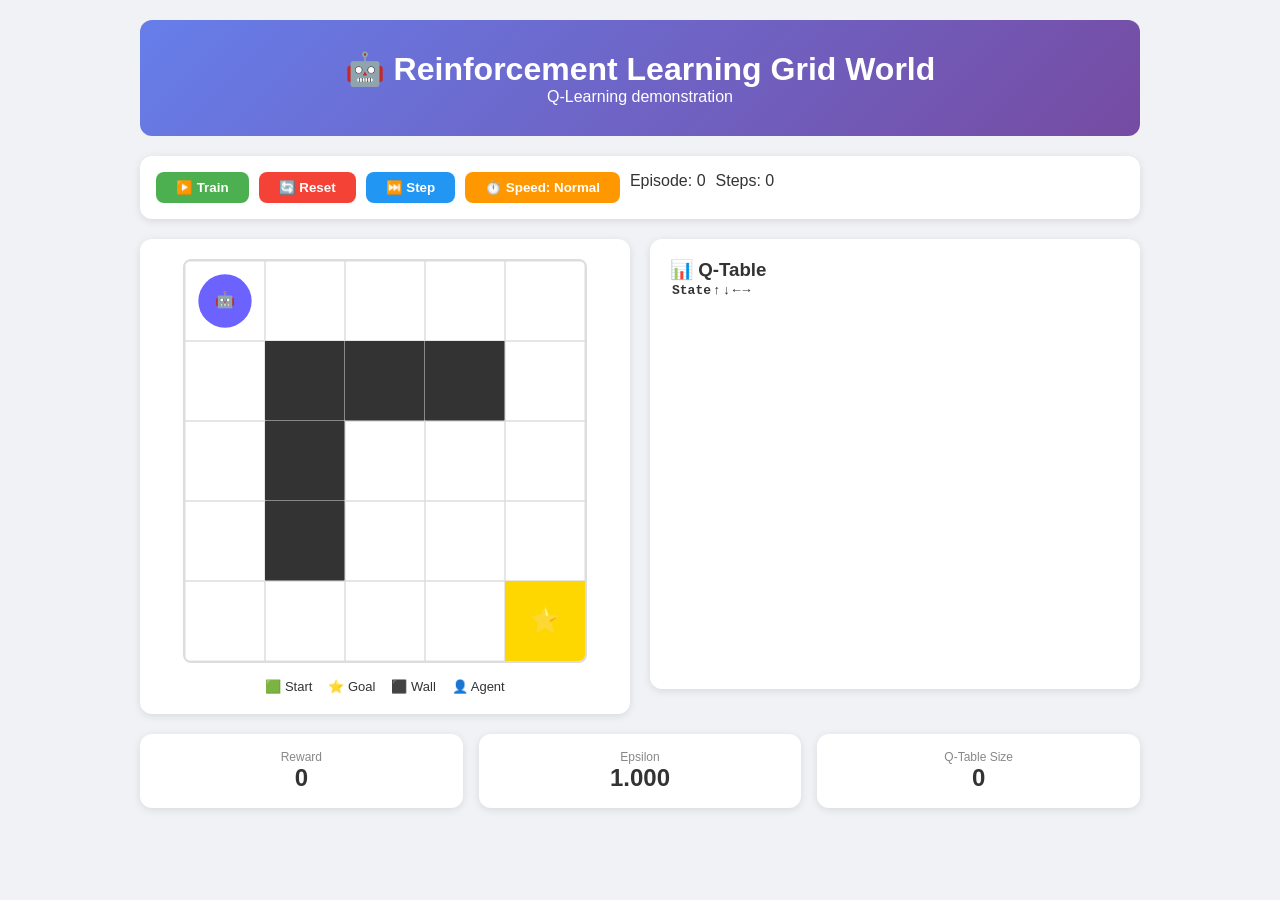
<file: pages/ai/rl-grid-world/index.html>
<!DOCTYPE html>
<html lang="en">
<head>
  <meta charset="UTF-8" />
  <meta name="viewport" content="width=device-width, initial-scale=1.0" />
  <title>RL Grid World</title>
  <link rel="stylesheet" href="style.css" />
</head>
<body>
  <div class="container">
    <header>
      <h1>🤖 Reinforcement Learning Grid World</h1>
      <p>Q-Learning demonstration</p>
    </header>

    <div class="controls">
      <button id="trainBtn">▶️ Train</button>
      <button id="resetBtn">🔄 Reset</button>
      <button id="stepBtn">⏭️ Step</button>
      <button id="speedBtn">⏱️ Speed: Normal</button>
      <span id="episodeInfo">Episode: 0</span>
      <span id="stepsInfo">Steps: 0</span>
    </div>

    <div class="main-layout">
      <div class="grid-container">
        <canvas id="gridCanvas" width="400" height="400"></canvas>
        <div class="legend">
          <span>🟩 Start</span>
          <span>⭐ Goal</span>
          <span>⬛ Wall</span>
          <span>👤 Agent</span>
        </div>
      </div>

      <div class="q-table-container">
        <h3>📊 Q-Table</h3>
        <div id="qTable"></div>
      </div>
    </div>

    <div class="stats">
      <div class="stat">
        <span class="stat-label">Reward</span>
        <span class="stat-value" id="rewardDisplay">0</span>
      </div>
      <div class="stat">
        <span class="stat-label">Epsilon</span>
        <span class="stat-value" id="epsilonDisplay">1.00</span>
      </div>
      <div class="stat">
        <span class="stat-label">Q-Table Size</span>
        <span class="stat-value" id="qSizeDisplay">0</span>
      </div>
    </div>
  </div>

  <script src="script.js"></script>
</body>
</html>
</file>
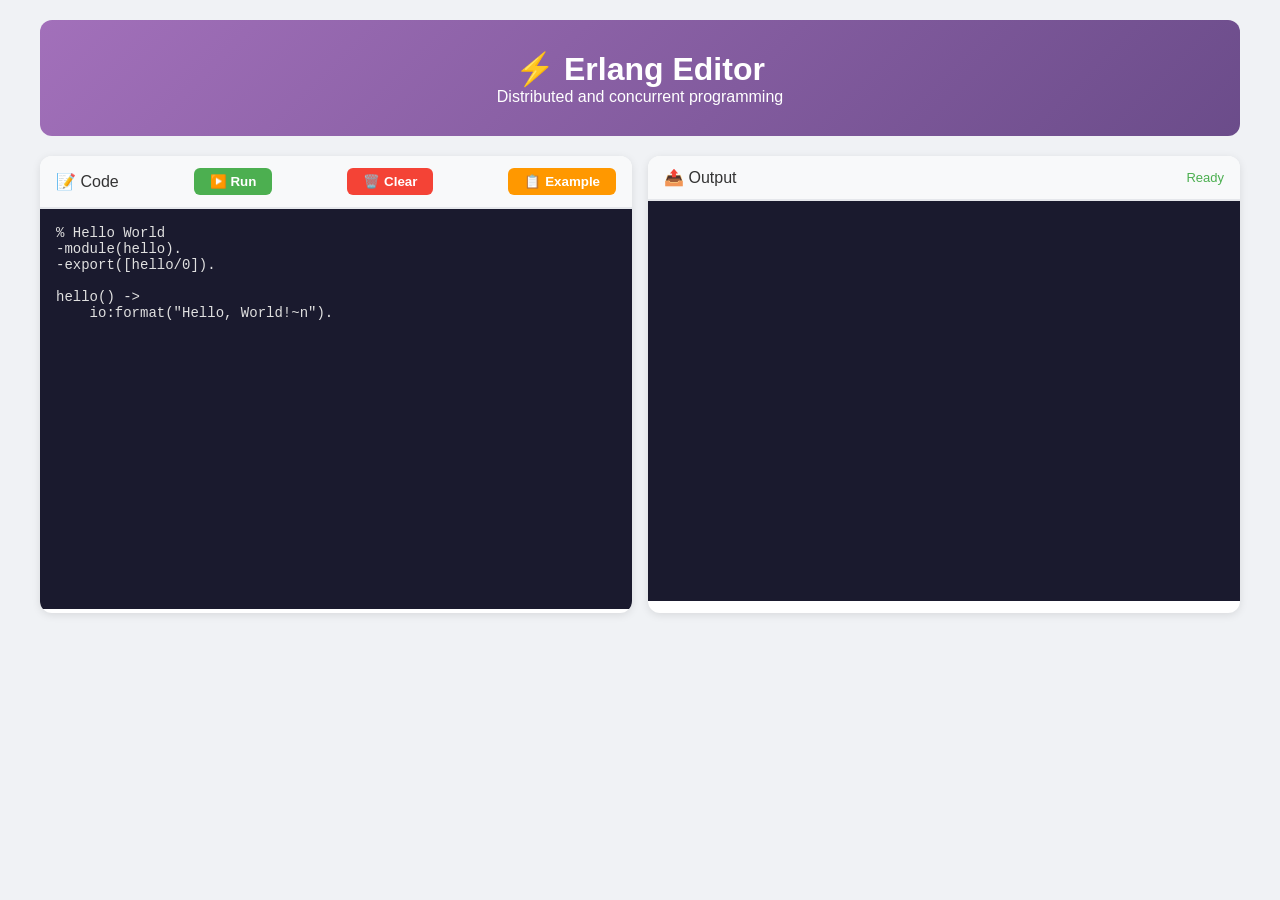
<file: pages/editors/erlang-editor/index.html>
<!DOCTYPE html>
<html lang="en">
<head>
  <meta charset="UTF-8" />
  <meta name="viewport" content="width=device-width, initial-scale=1.0" />
  <title>Erlang Editor</title>
  <link rel="stylesheet" href="style.css" />
</head>
<body>
  <div class="container">
    <header>
      <h1>⚡ Erlang Editor</h1>
      <p>Distributed and concurrent programming</p>
    </header>

    <div class="editor-container">
      <div class="code-panel">
        <div class="panel-header">
          <span>📝 Code</span>
          <button id="runBtn">▶️ Run</button>
          <button id="clearBtn">🗑️ Clear</button>
          <button id="exampleBtn">📋 Example</button>
        </div>
        <textarea id="codeInput" placeholder="Write Erlang code here..."></textarea>
      </div>

      <div class="output-panel">
        <div class="panel-header">
          <span>📤 Output</span>
          <span id="status">Ready</span>
        </div>
        <div id="output"></div>
      </div>
    </div>
  </div>
  <script src="script.js"></script>
</body>
</html>
</file>
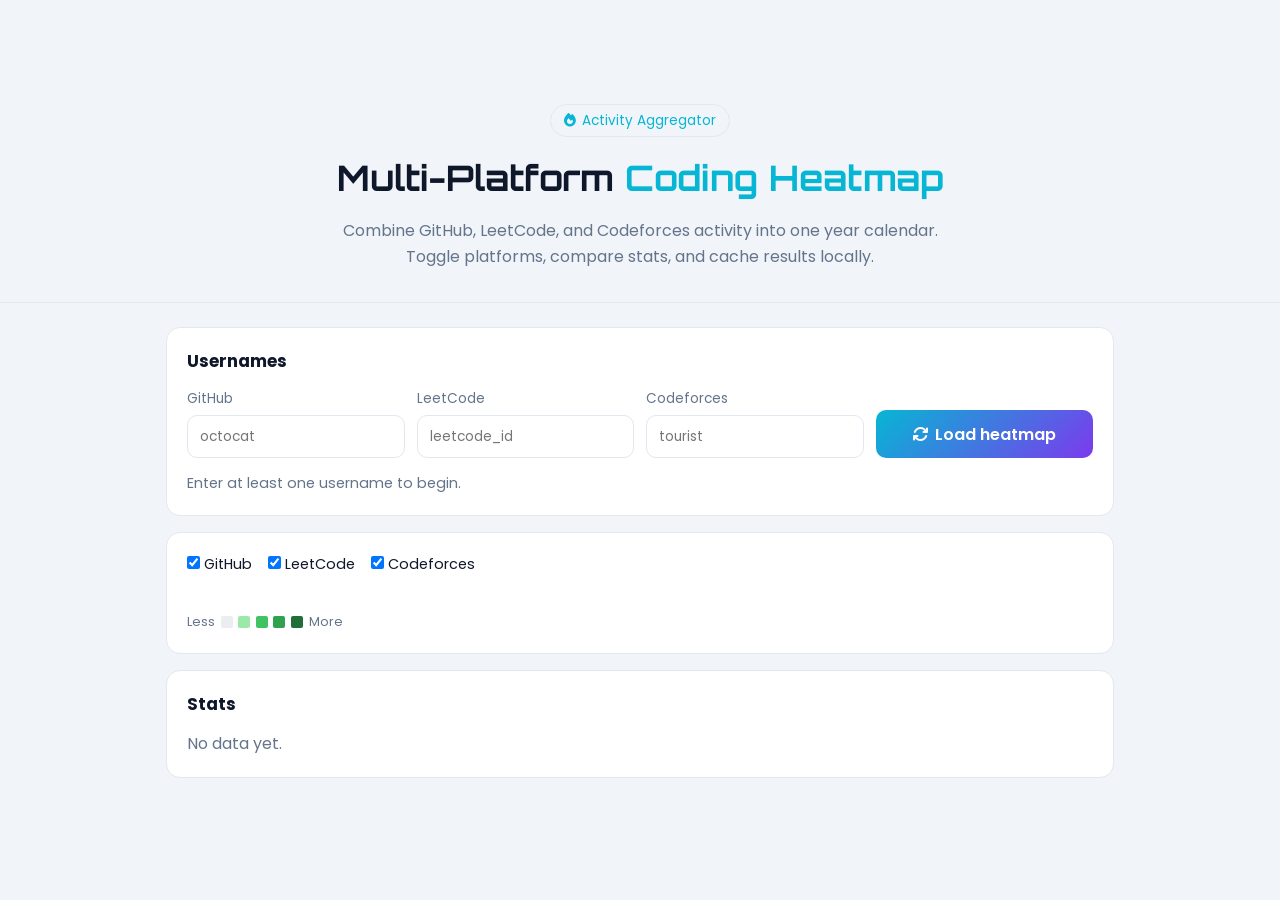
<file: pages/tools/coding-heatmap/index.html>
<!DOCTYPE html>
<html lang="en">
<head>
  <meta charset="UTF-8" />
  <meta name="viewport" content="width=device-width, initial-scale=1.0" />
  <title>Multi-Platform Coding Heatmap | Algo Infinity Verse</title>
  <meta name="description" content="Unified GitHub + LeetCode + Codeforces contribution heatmap with platform filters and stats." />
  <link rel="stylesheet" href="/styles.css" />
  <link rel="stylesheet" href="style.css" />
  <link href="https://fonts.googleapis.com/css2?family=Orbitron:wght@400;700&family=Poppins:wght@300;400;500;600;700&display=swap" rel="stylesheet" />
  <link rel="stylesheet" href="https://cdnjs.cloudflare.com/ajax/libs/font-awesome/6.5.2/css/all.min.css" />
  <script>
    (function () {
      try {
        var t = localStorage.getItem('theme') || (matchMedia('(prefers-color-scheme: light)').matches ? 'light' : 'dark');
        if (t === 'light') document.documentElement.classList.add('light-mode');
      } catch (e) {}
    })();
  </script>
</head>
<body class="ch-body" data-page="coding-heatmap">
  <a href="#ch-main" class="ch-skip">Skip to main content</a>
  <div id="navbar-placeholder"></div>

  <header class="ch-hero">
    <div class="ch-badge"><i class="fas fa-fire" aria-hidden="true"></i> Activity Aggregator</div>
    <h1>Multi-Platform <span>Coding Heatmap</span></h1>
    <p>Combine GitHub, LeetCode, and Codeforces activity into one year calendar. Toggle platforms, compare stats, and cache results locally.</p>
  </header>

  <main id="ch-main" class="ch-main">
    <section class="ch-card">
      <h2>Usernames</h2>
      <form id="ch-form" class="ch-form" autocomplete="off">
        <label>GitHub <input id="ch-gh" type="text" placeholder="octocat" /></label>
        <label>LeetCode <input id="ch-lc" type="text" placeholder="leetcode_id" /></label>
        <label>Codeforces <input id="ch-cf" type="text" placeholder="tourist" /></label>
        <button type="submit" class="ch-btn" id="ch-load"><i class="fas fa-sync" aria-hidden="true"></i> Load heatmap</button>
      </form>
      <p id="ch-status" class="ch-status" role="status" aria-live="polite">Enter at least one username to begin.</p>
    </section>

    <section class="ch-card">
      <div class="ch-filters" role="group" aria-label="Platform filters">
        <label><input type="checkbox" id="ch-tog-gh" checked data-platform="github" /> GitHub</label>
        <label><input type="checkbox" id="ch-tog-lc" checked data-platform="leetcode" /> LeetCode</label>
        <label><input type="checkbox" id="ch-tog-cf" checked data-platform="codeforces" /> Codeforces</label>
      </div>
      <div id="ch-heatmap" class="ch-heatmap" aria-label="Contribution calendar"></div>
      <div class="ch-legend">
        <span>Less</span>
        <i data-level="0"></i><i data-level="1"></i><i data-level="2"></i><i data-level="3"></i><i data-level="4"></i>
        <span>More</span>
      </div>
      <div id="ch-tooltip" class="ch-tooltip hidden" role="tooltip"></div>
    </section>

    <section class="ch-card">
      <h2>Stats</h2>
      <div id="ch-stats" class="ch-stats">
        <div class="ch-empty">No data yet.</div>
      </div>
    </section>
  </main>

  <script src="/theme.js"></script>
  <script src="script.js"></script>
</body>
</html>
</file>
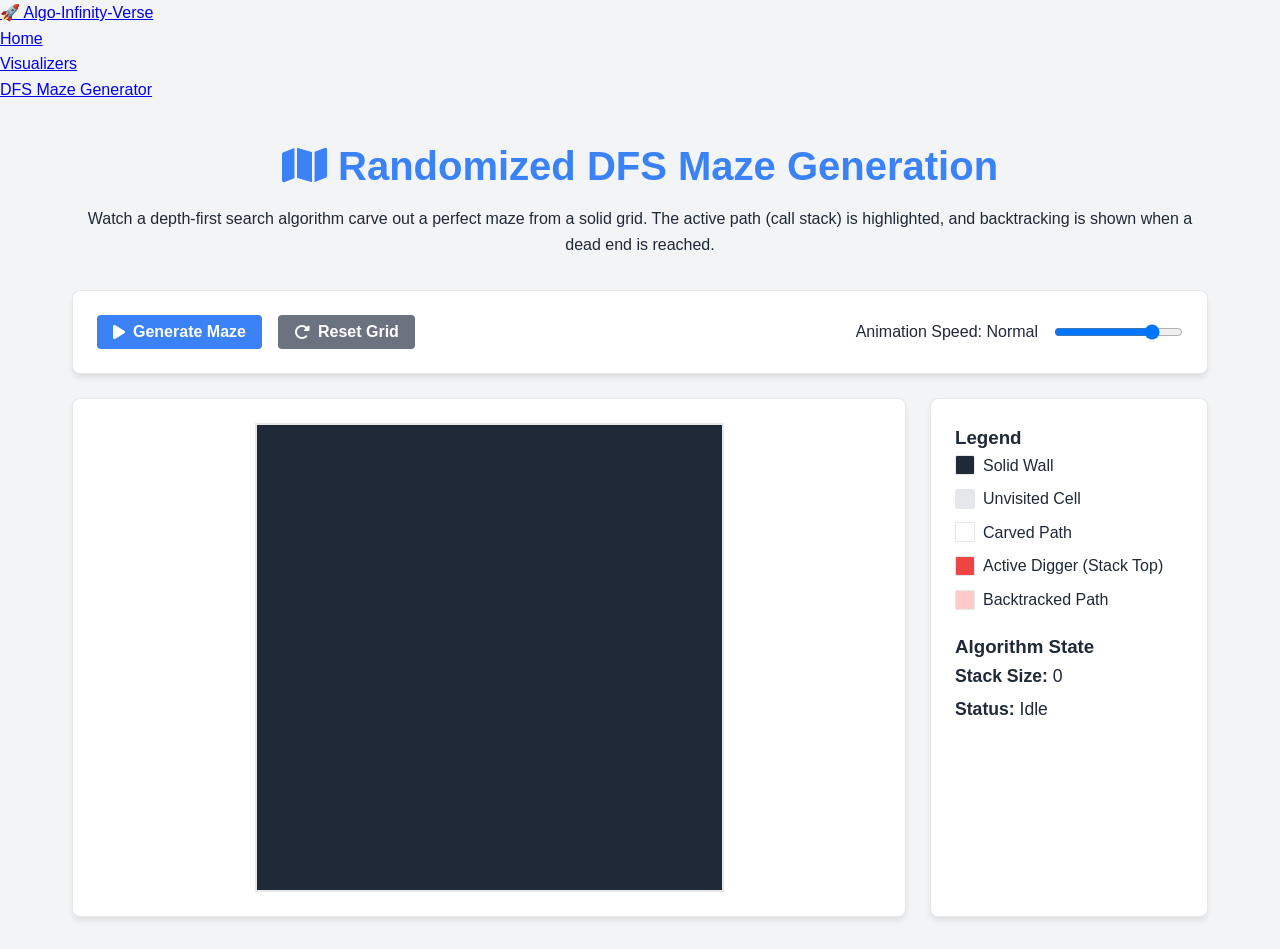
<file: pages/visualizers/maze-generation-visualizer/index.html>
<!doctype html>
<html lang="en">
  <head>
    <meta charset="UTF-8" />
    <meta name="viewport" content="width=device-width, initial-scale=1.0" />
    <title>DFS Maze Generation Visualizer</title>
    <link rel="stylesheet" href="style.css" />
    <link
      rel="stylesheet"
      href="https://cdnjs.cloudflare.com/ajax/libs/font-awesome/6.4.0/css/all.min.css"
    />

    <script>
      (function () {
        try {
          var storedTheme = localStorage.getItem('theme');
          var prefersLight = window.matchMedia('(prefers-color-scheme: light)').matches;
          var theme = storedTheme || (prefersLight ? 'light' : 'dark');
          if (theme === 'light') {
            document.documentElement.classList.add('light-mode');
          } else {
            document.documentElement.classList.remove('light-mode');
          }
        } catch (e) {}
      })();
    </script>
  </head>
  <body>
    <nav class="navbar">
      <div class="nav-container">
        <a href="../../../index.html" class="nav-logo">🚀 Algo-Infinity-Verse</a>
        <ul class="nav-menu">
          <li><a href="../../../index.html">Home</a></li>
          <li><a href="../visualizers.html">Visualizers</a></li>
          <li><a href="#" class="active">DFS Maze Generator</a></li>
        </ul>
      </div>
    </nav>

    <div class="container">
      <header class="header">
        <h1><i class="fas fa-map"></i> Randomized DFS Maze Generation</h1>
        <p>
          Watch a depth-first search algorithm carve out a perfect maze from a solid grid. The
          active path (call stack) is highlighted, and backtracking is shown when a dead end is
          reached.
        </p>
      </header>

      <div class="controls-panel panel">
        <div class="controls-group">
          <button id="generateBtn" class="btn btn-primary">
            <i class="fas fa-play"></i> Generate Maze
          </button>
          <button id="resetBtn" class="btn btn-secondary">
            <i class="fas fa-rotate-right"></i> Reset Grid
          </button>
        </div>

        <div class="controls-group">
          <label for="speedSlider">Animation Speed: <span id="speedValue">Fast</span></label>
          <input type="range" id="speedSlider" min="1" max="100" value="80" />
        </div>
      </div>

      <div class="main-layout">
        <div class="grid-container panel">
          <div id="mazeGrid" class="maze-grid"></div>
        </div>
        <div class="info-panel panel">
          <h3>Legend</h3>
          <div class="legend-item">
            <div class="legend-color wall"></div>
            <span>Solid Wall</span>
          </div>
          <div class="legend-item">
            <div class="legend-color unvisited"></div>
            <span>Unvisited Cell</span>
          </div>
          <div class="legend-item">
            <div class="legend-color path"></div>
            <span>Carved Path</span>
          </div>
          <div class="legend-item">
            <div class="legend-color active"></div>
            <span>Active Digger (Stack Top)</span>
          </div>
          <div class="legend-item">
            <div class="legend-color backtracked"></div>
            <span>Backtracked Path</span>
          </div>

          <h3 style="margin-top: 20px">Algorithm State</h3>
          <div class="state-info">
            <p>Stack Size: <span id="stackSize">0</span></p>
            <p>Status: <span id="algoStatus">Idle</span></p>
          </div>
        </div>
      </div>
    </div>

    <!-- Reused theme toggle script standard for the site if applicable -->
    <script src="../../../theme.js"></script>
    <script src="script.js"></script>
  </body>
</html>
</file>
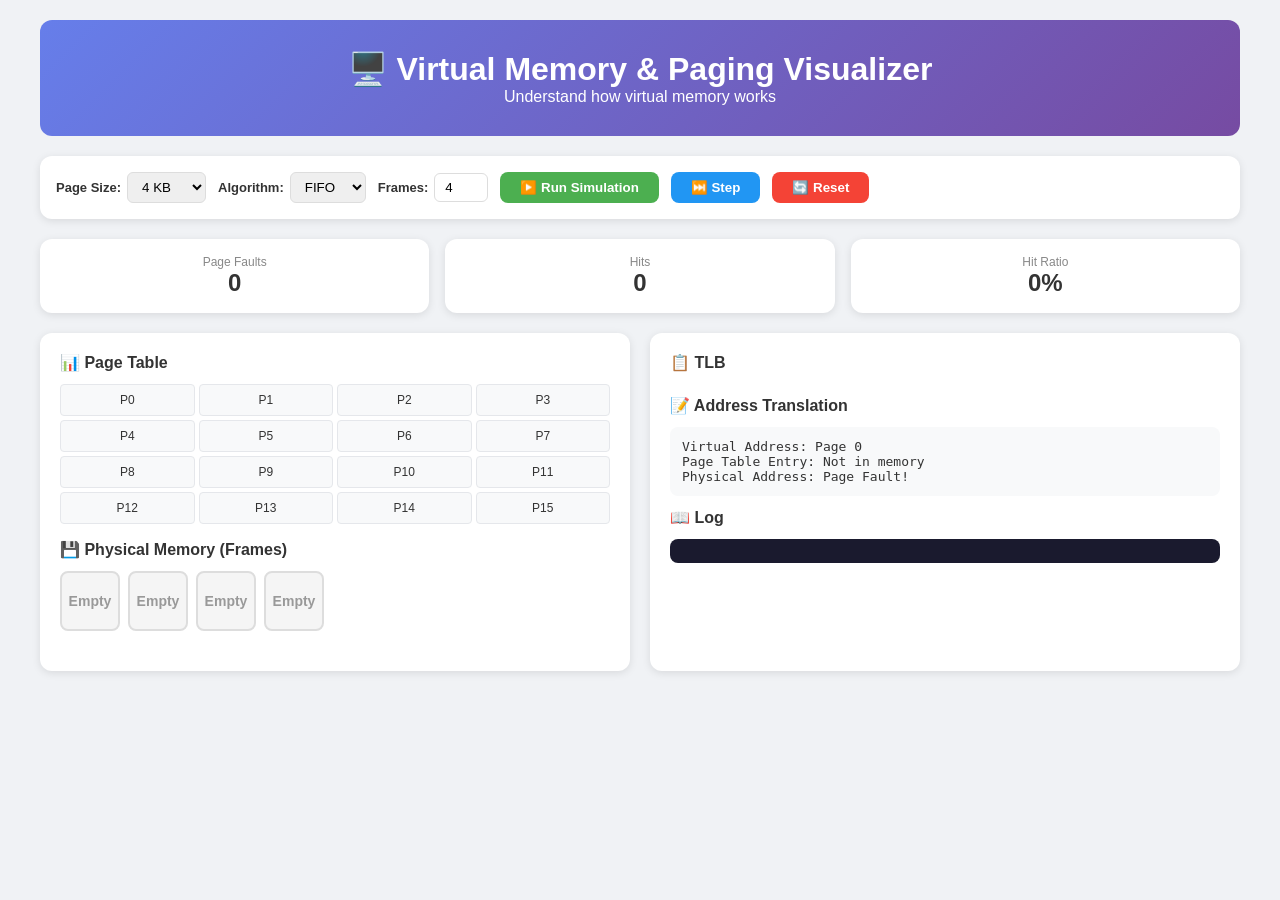
<file: pages/visualizers/virtual-memory/index.html>
<!DOCTYPE html>
<html lang="en">
<head>
  <meta charset="UTF-8" />
  <meta name="viewport" content="width=device-width, initial-scale=1.0" />
  <title>Virtual Memory & Paging Visualizer</title>
  <link rel="stylesheet" href="style.css" />
</head>
<body>
  <div class="container">
    <header>
      <h1>🖥️ Virtual Memory & Paging Visualizer</h1>
      <p>Understand how virtual memory works</p>
    </header>

    <div class="controls">
      <div class="control-group">
        <label>Page Size:</label>
        <select id="pageSize">
          <option value="4">4 KB</option>
          <option value="8">8 KB</option>
          <option value="16">16 KB</option>
        </select>
      </div>
      <div class="control-group">
        <label>Algorithm:</label>
        <select id="algorithm">
          <option value="fifo">FIFO</option>
          <option value="lru">LRU</option>
          <option value="clock">Clock</option>
        </select>
      </div>
      <div class="control-group">
        <label>Frames:</label>
        <input type="number" id="frames" value="4" min="2" max="8" />
      </div>
      <button id="runBtn">▶️ Run Simulation</button>
      <button id="stepBtn">⏭️ Step</button>
      <button id="resetBtn">🔄 Reset</button>
    </div>

    <div class="stats">
      <div class="stat">
        <span class="stat-label">Page Faults</span>
        <span class="stat-value" id="faults">0</span>
      </div>
      <div class="stat">
        <span class="stat-label">Hits</span>
        <span class="stat-value" id="hits">0</span>
      </div>
      <div class="stat">
        <span class="stat-label">Hit Ratio</span>
        <span class="stat-value" id="hitRatio">0%</span>
      </div>
    </div>

    <div class="main-layout">
      <div class="memory-container">
        <h3>📊 Page Table</h3>
        <div id="pageTable" class="page-table"></div>
        
        <h3>💾 Physical Memory (Frames)</h3>
        <div id="framesContainer" class="frames-container"></div>
      </div>

      <div class="info-container">
        <h3>📋 TLB</h3>
        <div id="tlb" class="tlb"></div>
        
        <h3>📝 Address Translation</h3>
        <div id="translation" class="translation"></div>
        
        <h3>📖 Log</h3>
        <div id="log" class="log"></div>
      </div>
    </div>
  </div>

  <script src="script.js"></script>
</body>
</html>
</file>
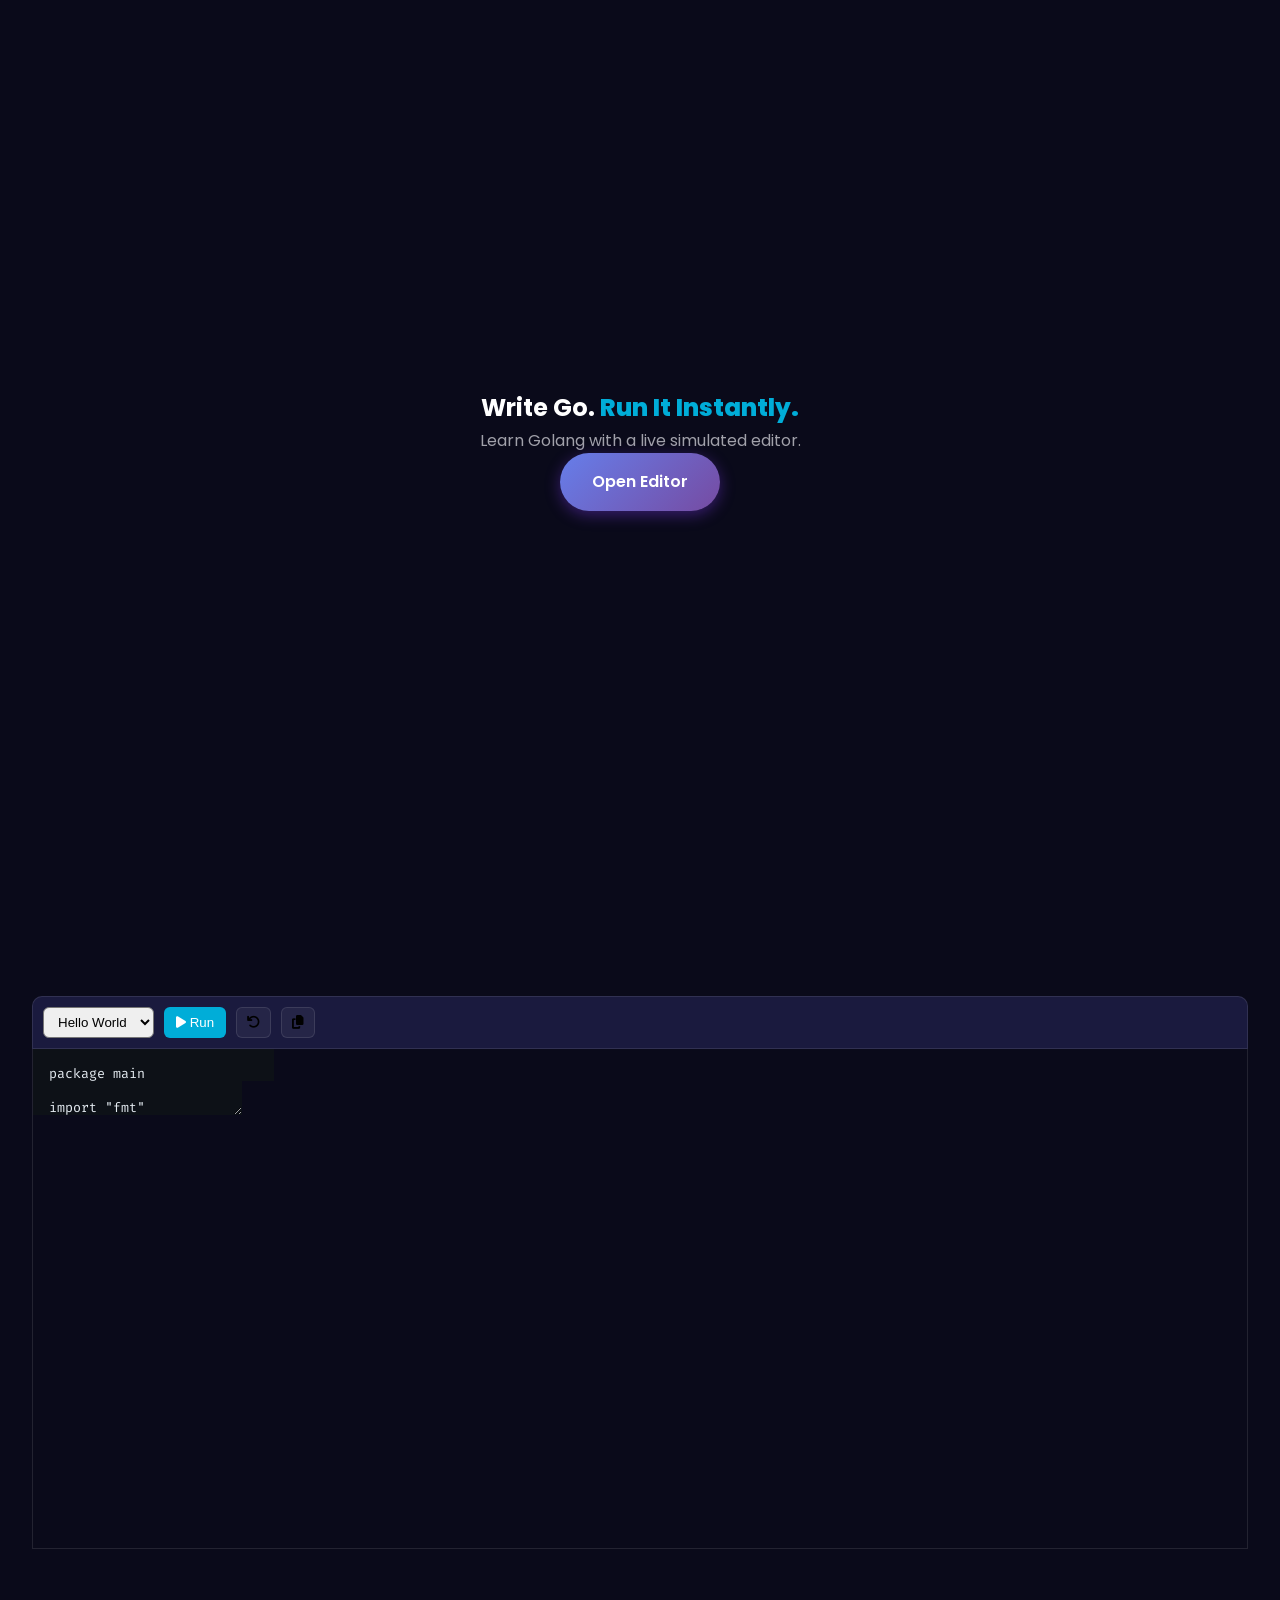
<file: go-editor.html>
<!doctype html>
<html lang="en">
<head>
<meta charset="UTF-8" />
<meta name="viewport" content="width=device-width, initial-scale=1.0" />

<title>Go Editor – Live Code Editor | Algo Infinity Verse</title>

<link rel="stylesheet" href="styles.css">
<link rel="stylesheet" href="go-editor.css">

<link href="https://fonts.googleapis.com/css2?family=Orbitron:wght@400;700;900&family=Poppins:wght@300;400;500;600;700&family=Fira+Code:wght@400;500;600&display=swap" rel="stylesheet">

<link rel="stylesheet" href="https://cdnjs.cloudflare.com/ajax/libs/font-awesome/6.4.0/css/all.min.css">
</head>

<body>

<section class="hero go-hero">
  <div class="hero-content">
    <h1>
      <span>Write Go.</span>
      <span class="go-title">Run It Instantly.</span>
    </h1>

    <p class="go-desc">Learn Golang with a live simulated editor.</p>

    <a href="#editor" class="btn btn-primary">Open Editor</a>
  </div>
</section>

<section id="editor" class="section go-section">

<div class="go-container">

<div class="go-toolbar">

<select id="goExampleSelect" class="go-select">
  <option value="hello">Hello World</option>
  <option value="vars">Variables</option>
  <option value="slice">Slices</option>
  <option value="function">Functions</option>
</select>

<button id="goRunBtn" class="go-run-btn"><i class="fas fa-play"></i> Run</button>
<button id="goResetBtn" class="go-icon-btn"><i class="fas fa-undo"></i></button>
<button id="goCopyBtn" class="go-icon-btn"><i class="fas fa-copy"></i></button>

</div>

<div class="go-split">

<div class="go-editor-pane">
<textarea id="goEditor" class="go-editor"></textarea>
</div>

<div class="go-output-pane">
<div id="goOutput" class="go-output-body"></div>
</div>

</div>

</div>

</section>

<script src="go-editor.js"></script>
</body>
</html>
</file>
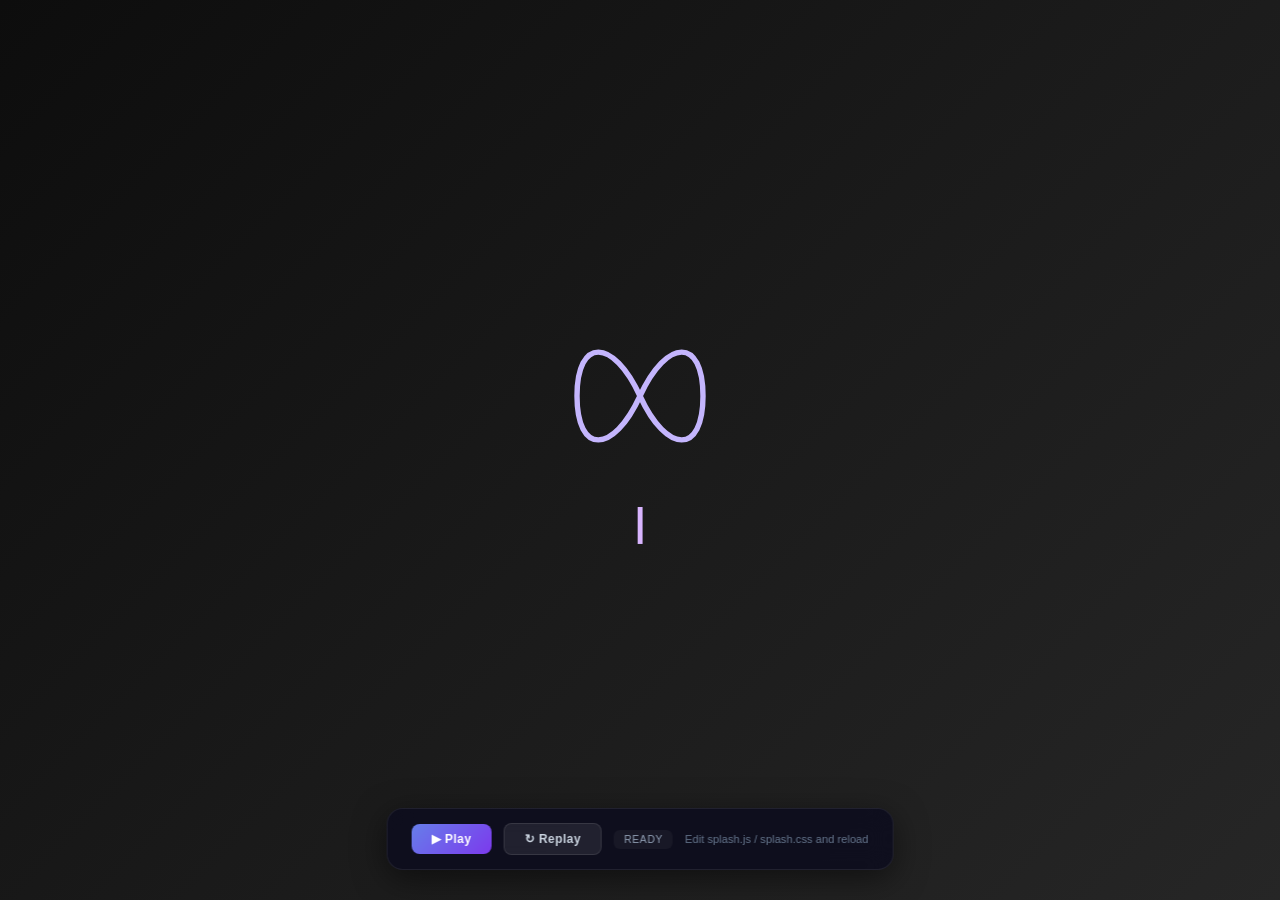
<file: loading-animation/playground.html>
<!doctype html>
<html lang="en">
<head>
  <meta charset="UTF-8" />
  <meta name="viewport" content="width=device-width, initial-scale=1.0" />
  <title>Splash Playground — Algo Infinity Verse</title>

  <!-- Preconnect for fonts -->
  <link rel="preconnect" href="https://cdnjs.cloudflare.com" />
  <link rel="preconnect" href="https://fonts.googleapis.com" />
  <link rel="preconnect" href="https://fonts.gstatic.com" crossorigin />

  <!-- GSAP for animation -->
  <script src="https://cdnjs.cloudflare.com/ajax/libs/gsap/3.12.5/gsap.min.js"></script>

  <!-- Splash animation styles -->
  <link rel="stylesheet" href="splash.css" />

  <style>
    * { margin: 0; padding: 0; box-sizing: border-box; }
    body { background: #0f0518; overflow: hidden; }

    /* ── Control panel ── */
    #controls {
      position: fixed;
      bottom: 30px;
      left: 50%;
      transform: translateX(-50%);
      z-index: 20000;
      display: flex;
      gap: 12px;
      align-items: center;
      padding: 14px 24px;
      background: rgba(12, 12, 30, 0.85);
      backdrop-filter: blur(12px);
      border: 1px solid rgba(255,255,255,0.08);
      border-radius: 16px;
      box-shadow: 0 8px 32px rgba(0,0,0,0.5);
    }

    #controls button {
      padding: 8px 20px;
      border: none;
      border-radius: 8px;
      font-family: 'Space Grotesk', sans-serif;
      font-size: 0.75rem;
      font-weight: 600;
      cursor: pointer;
      transition: all 0.2s ease;
      letter-spacing: 0.04em;
    }

    #controls button:hover {
      transform: translateY(-2px);
    }

    #playBtn {
      background: linear-gradient(135deg, #667eea, #7c3aed);
      color: white;
    }

    #replayBtn {
      background: rgba(255,255,255,0.08);
      color: #cbd5e1;
      border: 1px solid rgba(255,255,255,0.1) !important;
    }

    #replayBtn:hover {
      background: rgba(255,255,255,0.14);
      color: white;
    }

    #controls .status {
      color: #94a3b8;
      font-family: 'Space Grotesk', sans-serif;
      font-size: 0.65rem;
      letter-spacing: 0.06em;
      text-transform: uppercase;
      padding: 4px 10px;
      border-radius: 6px;
      background: rgba(255,255,255,0.04);
    }

    #controls .hint {
      color: #64748b;
      font-family: sans-serif;
      font-size: 0.7rem;
      max-width: 200px;
    }
  </style>
</head>
<body data-page="playground">

  <!-- ═══ Loading Screen (same markup as index.html) ═══ -->
  <div id="loading-screen">
    <div class="loader-container">
      <div class="infinity-wrapper">
        <svg class="infinity-svg" viewBox="0 0 200 160" xmlns="http://www.w3.org/2000/svg" aria-hidden="true">
          <path class="infinity-path"
                d="M100,80 C70,15 30,15 30,80 C30,145 70,145 100,80 C130,145 170,145 170,80 C170,15 130,15 100,80" />
        </svg>
      </div>
      <h1 class="site-name">
        <span class="typed-text"></span><span class="cursor" aria-hidden="true">|</span>
      </h1>
      <p class="tagline">Loading the universe of algorithms...</p>
    </div>
  </div>

  <!-- ═══ Controls ═══ -->
  <div id="controls">
    <button id="playBtn">▶ Play</button>
    <button id="replayBtn">↻ Replay</button>
    <span class="status" id="status">Ready</span>
    <span class="hint">Edit splash.js / splash.css and reload</span>
  </div>

  <script type="module">
    import { initLoadingScreen, cleanupLoadingScreen } from './splash.js';

    const playBtn = document.getElementById('playBtn');
    const replayBtn = document.getElementById('replayBtn');
    const statusEl = document.getElementById('status');
    const loadingScreen = document.getElementById('loading-screen');

    let checkDone;
    let replayTimeout;
    let isPlaying = false;

    function startMonitoring() {
      clearInterval(checkDone);
      isPlaying = true;
      checkDone = setInterval(() => {
        const tl = window.__loadingTimeline;
        if (!tl || tl.progress() >= 1) {
          statusEl.textContent = '✓ Complete';
          isPlaying = false;
          clearInterval(checkDone);
        }
      }, 200);
    }

    playBtn.addEventListener('click', () => {
      if (isPlaying) return; // Prevent overlapping timelines
      statusEl.textContent = '▶ Playing…';
      initLoadingScreen();
      startMonitoring();
    });

    replayBtn.addEventListener('click', () => {
      clearTimeout(replayTimeout);
      clearInterval(checkDone);
      isPlaying = false;

      // Clean up previous run
      cleanupLoadingScreen();

      // Reset the loading screen to visible
      loadingScreen.classList.remove('hidden', 'animating');
      loadingScreen.style.display = '';
      loadingScreen.style.opacity = '1';
      loadingScreen.style.visibility = 'visible';

      // Reset DOM state reliably
      const path = document.querySelector('.infinity-path');
      const typedText = document.querySelector('.typed-text');
      const tagline = document.querySelector('.tagline');
      const loaderContainer = document.querySelector('.loader-container');

      if (path) path.removeAttribute('style');
      if (typedText) typedText.textContent = '';
      if (tagline) tagline.removeAttribute('style');
      if (loaderContainer) loaderContainer.removeAttribute('style');

      statusEl.textContent = '↻ Replaying…';
      replayTimeout = setTimeout(() => {
        initLoadingScreen();
        startMonitoring();
      }, 300);
    });

    console.log('🏗️  Splash Playground ready!');
    console.log('   • Click "Play" to run the animation');
    console.log('   • Click "Replay" to reset and run again');
    console.log('   • Edit splash.js / splash.css and reload');
  </script>
</body>
</html>
</file>
<file: pages/ai/rl-grid-world/style.css>
* {
  margin: 0;
  padding: 0;
  box-sizing: border-box;
}

body {
  font-family: 'Segoe UI', Tahoma, Geneva, Verdana, sans-serif;
  background: #f0f2f5;
  color: #333;
  padding: 20px;
}

.container {
  max-width: 1000px;
  margin: 0 auto;
}

header {
  text-align: center;
  padding: 30px;
  background: linear-gradient(135deg, #667eea 0%, #764ba2 100%);
  border-radius: 12px;
  color: white;
  margin-bottom: 20px;
}

.controls {
  display: flex;
  flex-wrap: wrap;
  gap: 10px;
  background: white;
  padding: 16px;
  border-radius: 12px;
  margin-bottom: 20px;
  box-shadow: 0 2px 8px rgba(0,0,0,0.1);
}

.controls button {
  padding: 8px 20px;
  border: none;
  border-radius: 8px;
  cursor: pointer;
  font-weight: 600;
}

#trainBtn { background: #4CAF50; color: white; }
#resetBtn { background: #f44336; color: white; }
#stepBtn { background: #2196F3; color: white; }
#speedBtn { background: #FF9800; color: white; }

.main-layout {
  display: grid;
  grid-template-columns: 1fr 1fr;
  gap: 20px;
  margin-bottom: 20px;
}

.grid-container {
  background: white;
  padding: 20px;
  border-radius: 12px;
  box-shadow: 0 2px 8px rgba(0,0,0,0.1);
  text-align: center;
}

#gridCanvas {
  border: 2px solid #ddd;
  border-radius: 8px;
}

.legend {
  display: flex;
  gap: 16px;
  margin-top: 12px;
  justify-content: center;
}

.legend span {
  font-size: 13px;
}

.q-table-container {
  background: white;
  padding: 20px;
  border-radius: 12px;
  box-shadow: 0 2px 8px rgba(0,0,0,0.1);
  max-height: 450px;
  overflow-y: auto;
}

#qTable {
  font-size: 13px;
  font-family: 'Courier New', monospace;
}

.stats {
  display: grid;
  grid-template-columns: repeat(3, 1fr);
  gap: 16px;
}

.stat {
  background: white;
  padding: 16px;
  border-radius: 12px;
  box-shadow: 0 2px 8px rgba(0,0,0,0.1);
  text-align: center;
}

.stat-label {
  display: block;
  font-size: 12px;
  color: #888;
}

.stat-value {
  display: block;
  font-size: 24px;
  font-weight: 700;
}

@media (max-width: 768px) {
  .main-layout {
    grid-template-columns: 1fr;
  }
  .stats {
    grid-template-columns: 1fr;
  }
}
</file>
<file: pages/editors/erlang-editor/style.css>
* {
  margin: 0;
  padding: 0;
  box-sizing: border-box;
}

body {
  font-family: 'Segoe UI', Tahoma, Geneva, Verdana, sans-serif;
  background: #f0f2f5;
  color: #333;
  padding: 20px;
}

.container {
  max-width: 1200px;
  margin: 0 auto;
}

header {
  text-align: center;
  padding: 30px;
  background: linear-gradient(135deg, #a270ba 0%, #6b4c8a 100%);
  border-radius: 12px;
  color: white;
  margin-bottom: 20px;
}

.editor-container {
  display: grid;
  grid-template-columns: 1fr 1fr;
  gap: 16px;
}

.code-panel, .output-panel {
  background: white;
  border-radius: 12px;
  box-shadow: 0 2px 8px rgba(0,0,0,0.1);
  overflow: hidden;
}

.panel-header {
  display: flex;
  justify-content: space-between;
  align-items: center;
  padding: 12px 16px;
  border-bottom: 2px solid #e5e7eb;
  background: #f8f9fa;
}

.panel-header button {
  padding: 6px 16px;
  border: none;
  border-radius: 6px;
  cursor: pointer;
  font-weight: 600;
}

#runBtn { background: #4CAF50; color: white; }
#clearBtn { background: #f44336; color: white; }
#exampleBtn { background: #FF9800; color: white; }

#codeInput {
  width: 100%;
  height: 400px;
  padding: 16px;
  border: none;
  outline: none;
  font-family: 'Courier New', monospace;
  font-size: 14px;
  resize: none;
  background: #1a1a2e;
  color: #e0e0e0;
}

#output {
  height: 400px;
  padding: 16px;
  overflow-y: auto;
  background: #1a1a2e;
  color: #e0e0e0;
  font-family: 'Courier New', monospace;
  font-size: 14px;
  white-space: pre-wrap;
}

#status {
  font-size: 13px;
  color: #4CAF50;
}

@media (max-width: 768px) {
  .editor-container {
    grid-template-columns: 1fr;
  }
}
</file>
<file: styles.css>
/* ===== CSS VARIABLES ===== */
:root {
  /* Colors */
  --primary: #7c3aed;
  --primary-rgb: 124, 58, 237;
  --primary-light: #a78bfa;
  --secondary: #3b82f6;
  --accent: #06b6d4;
  --dark-bg: #0a0a1a;
  --dark-surface: #1a1a3e;
  --dark-card: #252550;
  --text-primary: #ffffff;
  --text-secondary: #a1a1aa;
  --gradient-1: linear-gradient(135deg, #667eea 0%, #764ba2 100%);
  --gradient-2: linear-gradient(135deg, #f093fb 0%, #f5576c 100%);
  --gradient-3: linear-gradient(135deg, #4facfe 0%, #00f2fe 100%);
  --gradient-4: linear-gradient(135deg, #43e97b 0%, #38f9d7 100%);
  --glass-bg: rgba(255, 255, 255, 0.05);
  --glass-border: rgba(255, 255, 255, 0.1);
  --glass-shadow: 0 8px 32px 0 rgba(31, 38, 135, 0.37);
}

/* ===== GLOBAL STYLES ===== */
* {
  margin: 0;
  padding: 0;
  box-sizing: border-box;
}

html {
  scroll-behavior: smooth;
  /* Offset anchor-link scroll targets so they clear the fixed navbar */
  scroll-padding-top: 72px;
}

body {
  font-family: 'Poppins', sans-serif;
  background: var(--dark-bg);
  color: var(--text-primary);
  line-height: 1.6;
  overflow-x: hidden;
  width: 100%;
  max-width: 100%;
  margin: 0;
  padding: 0;
}

.hidden {
  display: none !important;
}

.visually-hidden {
  position: absolute !important;
  width: 1px !important;
  height: 1px !important;
  padding: 0 !important;
  margin: -1px !important;
  overflow: hidden !important;
  clip: rect(0, 0, 0, 0) !important;
  white-space: nowrap !important;
  border: 0 !important;
}

/* ===== ACCESSIBILITY FOCUS STATES ===== */
:focus-visible,
.focus-visible {
  outline: 2px solid var(--accent) !important;
  outline-offset: 2px !important;
  box-shadow: 0 0 0 4px rgba(6, 182, 212, 0.3) !important;
  border-radius: 4px;
}

/* ===== BIG BOX (general card hover effect, used across app) ===== */
.big-box {
  transition: transform 0.3s ease-in-out;
}

.big-box:hover {
  transform: scale(1.05);
}

#profile .big-box:hover {
  transform: none;
}

/* ===== LOADING TEXT (used by quiz editor modal and other loaders) ===== */
.loading-text {
  color: var(--text-secondary, #888);
  font-size: 0.9rem;
  margin-top: 10px;
  animation: textPulse 1.5s ease-in-out infinite;
}

@keyframes textPulse {
  0%,
  100% {
    opacity: 0.6;
  }
  50% {
    opacity: 1;
  }
}

@media (prefers-reduced-motion: reduce) {
  .loading-text {
    animation: none;
  }
}

/* ===== BOOKMARK COLLECTIONS ===== */
.bookmark-collection-card {
  background: rgba(255, 255, 255, 0.06);
  border: 1px solid var(--glass-border);
  border-radius: 14px;
  padding: 1rem;
  margin-bottom: 0.75rem;
  backdrop-filter: blur(10px);
  transition:
    transform 0.2s ease,
    border-color 0.2s ease;
}

.bookmark-collection-card:hover {
  transform: translateY(-2px);
  border-color: rgba(255, 255, 255, 0.22);
}

.bookmark-collection-header {
  display: flex;
  justify-content: space-between;
  gap: 0.75rem;
  align-items: flex-start;
}

.bookmark-collection-icon {
  font-size: 1.2rem;
  margin-bottom: 0.2rem;
}

.bookmark-collection-actions button {
  background: transparent;
  border: 0;
  color: var(--text-primary);
  cursor: pointer;
  margin-left: 0.25rem;
}

.bookmark-collection-metrics {
  display: flex;
  flex-wrap: wrap;
  gap: 0.5rem;
  margin-top: 0.75rem;
  color: var(--text-secondary);
  font-size: 0.85rem;
}

.bookmark-collection-picker {
  margin-top: 0.75rem;
  border-top: 1px solid var(--glass-border);
  padding-top: 0.75rem;
}

.bookmark-collection-choices {
  display: flex;
  flex-wrap: wrap;
  gap: 0.5rem;
  margin: 0.4rem 0 0.6rem;
}

.bookmark-collection-choice-item {
  display: inline-flex;
  gap: 0.35rem;
  align-items: center;
  font-size: 0.85rem;
  color: var(--text-secondary);
}

.bookmark-add-collection-btn {
  border: 0;
  border-radius: 999px;
  padding: 0.4rem 0.8rem;
  background: var(--gradient-3);
  color: white;
  cursor: pointer;
}

/* ===== FOOTER VISIBILITY — hide floating UI when footer is in view ===== */
body[data-footer-visible] #shortcutsToggle,
body[data-footer-visible] #pwa-storage-usage {
  opacity: 0;
  pointer-events: none;
  transform: translateY(12px);
  transition:
    opacity 0.3s ease,
    transform 0.3s ease;
}

#shortcutsToggle,
#pwa-storage-usage {
  transition:
    opacity 0.3s ease,
    transform 0.3s ease;
}

/* ===== SCROLL TO TOP ===== */
.scroll-top-btn {
  position: fixed;
  bottom: 30px;
  right: 30px;
  width: 44px;
  height: 44px;
  border-radius: 50%;
  display: flex;
  align-items: center;
  justify-content: center;
  background: transparent;
  border: 1.5px solid rgba(255, 255, 255, 0.2);
  color: rgba(255, 255, 255, 0.7);
  font-size: 0.95rem;
  cursor: pointer;
  opacity: 0;
  pointer-events: none;
  transform: translateY(20px);
  transition:
    opacity 0.4s cubic-bezier(0.34, 1.56, 0.64, 1),
    transform 0.4s cubic-bezier(0.34, 1.56, 0.64, 1),
    border-color 0.25s ease,
    color 0.25s ease,
    background 0.25s ease;
  z-index: 1000;
}

.scroll-top-btn.visible {
  opacity: 1;
  pointer-events: all;
  transform: translateY(0);
}

.scroll-top-btn:hover {
  border-color: rgba(255, 255, 255, 0.5);
  color: #fff;
  background: rgba(255, 255, 255, 0.06);
}

.scroll-top-btn:active {
  transform: scale(0.92);
  transition-duration: 0.12s;
}

/* Did You Know? Facts Section */
.facts-card {
  max-width: 1200px;
  margin: 1.5rem auto;
  background: var(--glass-bg);
  border: 1px solid var(--glass-border);
  border-radius: 20px;
  padding: 1.25rem;
  backdrop-filter: blur(10px);
  transition: all 0.3s ease;
}

.facts-card:hover {
  transform: translateY(-4px);
}

.facts-header {
  display: flex;
  justify-content: space-between;
  align-items: center;
  margin-bottom: 0.75rem;
}

.facts-title {
  display: flex;
  align-items: center;
  gap: 0.5rem;
}

.facts-icon {
  font-size: 1.5rem;
}

.facts-title h3 {
  font-size: 1.1rem;
  font-weight: 700;
  color: var(--text-primary);
  margin: 0;
}

.facts-btn {
  padding: 0.4rem 1.2rem;
  background: linear-gradient(135deg, #c4b5fd, #a78bfa);
  color: #1a202c;
  border: none;
  border-radius: 20px;
  cursor: pointer;
  font-size: 0.8rem;
  font-weight: 600;
  transition: all 0.3s ease;
  white-space: nowrap;
}

.facts-btn:hover {
  transform: scale(1.05);
  box-shadow: 0 4px 15px rgba(167, 139, 250, 0.4);
}

.facts-content {
  padding: 0.5rem 0;
}

.fact-text {
  font-size: 1.1rem;
  line-height: 1.6;
  color: var(--text-primary);
  margin: 0 0 0.75rem 0;
  min-height: 3.2rem;
  transition: opacity 0.3s ease;
}

.facts-footer {
  display: flex;
  justify-content: space-between;
  align-items: center;
  font-size: 0.8rem;
  color: var(--text-secondary);
  border-top: 1px solid var(--glass-border);
  padding-top: 0.75rem;
}

.facts-label {
  opacity: 0.7;
}

.facts-counter {
  background: rgba(196, 181, 253, 0.15);
  padding: 0.2rem 0.8rem;
  border-radius: 12px;
  font-weight: 600;
  font-size: 0.7rem;
  color: #a78bfa;
}

/* Dark Mode Support */
.dark .facts-card {
  background: var(--glass-bg);
}

.dark .facts-btn {
  background: rgba(167, 139, 250, 0.2);
  border: 1px solid rgba(167, 139, 250, 0.25);
  color: #c4b5fd;
}

.dark .facts-btn:hover {
  box-shadow: 0 4px 15px rgba(167, 139, 250, 0.2);
}

.dark .facts-counter {
  background: rgba(167, 139, 250, 0.15);
  color: #a78bfa;
}

/* Responsive */
@media (max-width: 600px) {
  .facts-card {
    padding: 1rem 1.25rem;
  }

  .facts-header {
    flex-direction: column;
    align-items: flex-start;
    gap: 0.5rem;
  }

  .facts-btn {
    align-self: flex-start;
  }

  .fact-text {
    font-size: 0.95rem;
  }

  .facts-footer {
    flex-direction: column;
    align-items: flex-start;
    gap: 0.3rem;
  }
}

/* ===== AUTHENTICATION ===== */
.auth-page {
  height: 100vh;
  display: flex;
  align-items: center;
  justify-content: center;
  padding: 0;
  background:
    radial-gradient(circle at top left, rgba(6, 182, 212, 0.18), transparent 34rem),
    radial-gradient(circle at bottom right, rgba(124, 58, 237, 0.2), transparent 32rem),
    var(--dark-bg);
}

.auth-split {
  display: flex;
  width: 100%;
  height: 100vh;
}

.auth-split-left {
  flex: 0 0 calc(50% + 60px);
  max-width: calc(50% + 60px);
  width: calc(50% + 60px);
  margin-right: -60px;
  display: flex;
  align-items: center;
  justify-content: center;
  padding: 2rem 3.5rem 2rem 2rem;
  position: relative;
  z-index: 3;
  overflow: hidden;
  background: linear-gradient(
    100deg,
    rgba(10, 10, 26, 0.97) 0%,
    rgba(10, 10, 26, 0.9) 40%,
    rgba(18, 16, 38, 0.55) 70%,
    transparent 100%
  );
  backdrop-filter: blur(24px);
  -webkit-backdrop-filter: blur(24px);
  transition:
    transform 0.5s cubic-bezier(0.16, 1, 0.3, 1),
    box-shadow 0.5s cubic-bezier(0.16, 1, 0.3, 1);
  isolation: isolate;
}

/* ══ DRAMATIC HOVER ANIMATION REMOVED (Replaced by DitheringShader) ══ */
.auth-split-left:hover {
  transform: scale(1.02);
  box-shadow:
    0 0 40px rgba(124, 58, 237, 0.2),
    0 0 80px rgba(124, 58, 237, 0.1);
}

/* ══ RIGHT PANEL — blends into left via gradient overlap ══ */
.auth-split-right {
  flex: 0 0 50%;
  max-width: 50%;
  width: 50%;
  min-width: 0;
  position: relative;
  overflow: hidden;
  background: #060612;
}

.auth-split-right::before {
  content: '';
  position: absolute;
  top: 0;
  left: 0;
  width: 100%;
  height: 100%;
  background:
    linear-gradient(
      90deg,
      rgba(6, 6, 18, 0.85) 0%,
      rgba(6, 6, 18, 0.3) 10%,
      transparent 20%,
      transparent 80%,
      rgba(6, 6, 18, 0.25) 100%
    ),
    linear-gradient(
      0deg,
      rgba(6, 6, 18, 0.35) 0%,
      transparent 25%,
      transparent 75%,
      rgba(6, 6, 18, 0.35) 100%
    );
  z-index: 1;
  pointer-events: none;
}

.auth-split-right .auth-visual-canvas {
  position: absolute;
  top: 0;
  left: 0;
  width: 100%;
  height: 100%;
  z-index: 0;
}

.auth-panel {
  width: 100%;
  max-width: 420px;
  padding: 2.5rem;
  background: rgba(15, 15, 25, 0.65);
  backdrop-filter: blur(16px);
  -webkit-backdrop-filter: blur(16px);
  border: 1px solid rgba(255, 255, 255, 0.08);
  border-radius: 24px;
  box-shadow: 0 8px 32px rgba(0, 0, 0, 0.4);
  position: relative;
  z-index: 10;
}

.auth-brand {
  text-align: center;
  margin-bottom: 1rem;
}

body[data-page='login'],
body[data-page='signup'] {
  overflow: hidden;
}

body[data-page='signup'] .auth-panel {
  max-width: 520px;
}

body[data-page='signup'] .auth-form {
  grid-template-columns: 1fr 1fr;
}

body[data-page='signup'] .auth-form .form-group:nth-child(-n + 2) {
  grid-column: span 1;
}

body[data-page='signup'] .auth-form .form-group:nth-child(n + 3),
body[data-page='signup'] .auth-form .auth-message,
body[data-page='signup'] .auth-form .auth-submit {
  grid-column: 1 / -1;
}

@media (max-width: 600px) {
  body[data-page='signup'] .auth-form {
    grid-template-columns: 1fr;
  }
}

/* ===== RESPONSIVE: collapse right panel on mobile ===== */
@media (max-width: 900px) {
  .auth-split-right {
    display: none;
  }

  .auth-split-left {
    flex: 1;
    max-width: none;
    padding: 1.5rem;
  }

  .auth-split-left::after,
  .auth-split-left::before {
    display: none;
  }

  .auth-page {
    padding: 1rem;
  }

  .auth-panel {
    max-width: 420px;
  }
}

/* ===== AUTH BUTTON STYLES ===== */

.guest-btn {
  width: 100%;
  padding: 0.75rem 1.5rem;
  border-radius: 16px;
  background: transparent;
  border: 2px solid #c084fc;
  color: #c084fc;
  font: inherit;
  font-size: 0.95rem;
  font-weight: 600;
  cursor: pointer;
  display: inline-flex;
  align-items: center;
  justify-content: center;
  gap: 0.6rem;
  transition: all 0.3s ease;
  min-height: 48px;
  position: relative;
  overflow: hidden;
  margin-top: 0.5rem;
}

.guest-btn::before {
  content: '';
  position: absolute;
  inset: 0;
  background: rgba(192, 132, 252, 0.08);
  opacity: 0;
  transition: opacity 0.3s ease;
}

.guest-btn:hover {
  background: rgba(192, 132, 252, 0.12);
  border-color: #c084fc;
  transform: translateY(-2px);
  box-shadow: none;
}

.guest-btn:hover::before {
  opacity: 1;
}

.guest-btn:active {
  transform: translateY(0);
}

.guest-btn i {
  font-size: 1.1rem;
}

.guest-btn[data-loading='true'],
.guest-btn:disabled {
  opacity: 0.7;
  cursor: wait;
}

.guest-btn .btn-spinner {
  width: 18px;
  height: 18px;
  border: 2px solid transparent;
  border-top-color: #c084fc;
  border-radius: 50%;
  animation: guestBtnSpin 0.6s linear infinite;
  display: inline-block;
}

@keyframes guestBtnSpin {
  to {
    transform: rotate(360deg);
  }
}

.google-btn {
  width: 100%;
  padding: 0.75rem 1.5rem;
  border-radius: 12px;
  background: rgba(255, 255, 255, 0.06);
  border: 1px solid var(--glass-border);
  color: var(--text-primary);
  font: inherit;
  font-size: 0.95rem;
  font-weight: 500;
  cursor: pointer;
  display: inline-flex;
  align-items: center;
  justify-content: center;
  gap: 0.75rem;
  transition: all 0.3s ease;
  min-height: 48px;
  margin-top: 0.75rem;
}

.google-btn:hover {
  background: rgba(255, 255, 255, 0.12);
  border-color: var(--text-secondary);
  transform: translateY(-2px);
  box-shadow: 0 4px 15px rgba(0, 0, 0, 0.2);
}

.google-btn:active {
  transform: translateY(0);
}

.google-btn-icon {
  flex-shrink: 0;
}

.google-btn[data-loading='true'],
.google-btn:disabled {
  opacity: 0.7;
  cursor: wait;
}

.google-btn .btn-spinner {
  width: 18px;
  height: 18px;
  border: 2px solid transparent;
  border-top-color: var(--text-primary);
  border-radius: 50%;
  animation: guestBtnSpin 0.6s linear infinite;
  display: inline-block;
}

.auth-divider {
  display: flex;
  align-items: center;
  gap: 0.75rem;
  margin: 0.75rem 0;
  color: var(--text-secondary);
  font-size: 0.85rem;
}

.auth-divider::before,
.auth-divider::after {
  content: '';
  flex: 1;
  height: 1px;
  background: var(--glass-border);
}

.auth-divider span {
  white-space: nowrap;
  opacity: 0.7;
}

.auth-password-field {
  position: relative;
  display: flex;
  align-items: center;
}

.auth-password-field input {
  padding-right: 3rem !important;
}

.auth-password-toggle {
  position: absolute;
  right: 0.75rem;
  top: 50%;
  transform: translateY(-50%);
  background: none;
  border: none;
  color: var(--text-secondary);
  cursor: pointer;
  padding: 0.25rem;
  font-size: 1rem;
  display: flex;
  align-items: center;
  justify-content: center;
  transition: color 0.2s ease;
  z-index: 2;
}

.auth-password-toggle:hover {
  color: var(--text-primary);
}

.auth-mark {
  display: inline-grid;
  place-items: center;
  width: 48px;
  height: 48px;
  margin-bottom: 0.75rem;
  border-radius: 50%;
  background: var(--gradient-1);
  color: white;
  font-family: 'Orbitron', sans-serif;
  font-size: 2rem;
  font-weight: 900;
}

.auth-brand h1 {
  font-family: 'Orbitron', sans-serif;
  font-size: 1.5rem;
  margin-bottom: 0.3rem;
}

.auth-brand p,
.auth-switch,
.form-group small {
  color: var(--text-secondary);
  font-size: 0.78rem;
}

.form-group small {
  margin-top: 0.15rem;
  opacity: 0.7;
}

.auth-form {
  display: grid;
  gap: 0.75rem;
}

.form-group {
  display: grid;
  gap: 0.45rem;
}

.form-group label {
  font-weight: 600;
  font-size: 0.82rem;
  text-transform: uppercase;
  letter-spacing: 0.06em;
  color: rgba(167, 139, 250, 0.8);
  transition:
    color 0.3s ease,
    text-shadow 0.3s ease;
}

.form-group:focus-within label {
  color: rgba(167, 139, 250, 1);
  text-shadow: 0 0 20px rgba(124, 58, 237, 0.3);
}

.form-group input {
  width: 100%;
  min-height: 44px;
  border: 1px solid rgba(124, 58, 237, 0.2);
  border-radius: 10px;
  background: linear-gradient(135deg, rgba(255, 255, 255, 0.04) 0%, rgba(124, 58, 237, 0.04) 100%);
  color: var(--text-primary);
  font: inherit;
  font-size: 0.95rem;
  padding: 0.6rem 0.9rem;
  outline: none;
  transition:
    border-color 0.3s ease,
    box-shadow 0.3s ease,
    background 0.3s ease;
  position: relative;
}

.form-group input::placeholder {
  color: rgba(161, 161, 170, 0.4);
}

.form-group input:hover {
  border-color: rgba(124, 58, 237, 0.35);
  background: linear-gradient(135deg, rgba(255, 255, 255, 0.06) 0%, rgba(124, 58, 237, 0.06) 100%);
}

.form-group input:focus {
  border-color: rgba(124, 58, 237, 0.6);
  background: linear-gradient(135deg, rgba(255, 255, 255, 0.07) 0%, rgba(124, 58, 237, 0.08) 100%);
  box-shadow:
    0 0 0 1px rgba(124, 58, 237, 0.15),
    0 0 20px rgba(124, 58, 237, 0.1),
    inset 0 0 15px rgba(124, 58, 237, 0.03);
}

.form-group input:focus-visible {
  outline: none !important;
  outline-offset: 0 !important;
  box-shadow:
    0 0 0 1px rgba(124, 58, 237, 0.15),
    0 0 20px rgba(124, 58, 237, 0.1),
    inset 0 0 15px rgba(124, 58, 237, 0.03) !important;
}

/* Remove: border-image conflicts with border-radius, replaced by the box-shadow glow above */

button.auth-submit {
  width: 100%;
  justify-content: center;
  min-height: 46px;
  border-radius: 16px;
  font-weight: 700;
  letter-spacing: 0.03em;
  position: relative;
  overflow: hidden;
  transition: all 0.3s ease;
  background: #c084fc;
  color: #1e1b4b;
  border: none;
  box-shadow: none;
}

button.auth-submit:hover {
  background: #a78bfa;
  transform: translateY(-2px);
  box-shadow: none;
}

button.auth-submit[data-loading='true'] {
  opacity: 0.75;
  cursor: wait;
}

.auth-message {
  min-height: 1.4rem;
  font-size: 0.94rem;
}

.auth-message.error {
  color: #fca5a5;
}

.auth-message.success {
  color: #86efac;
}

.auth-message.info {
  color: var(--text-secondary);
}

.auth-switch {
  margin-top: 1.25rem;
  text-align: center;
}

.auth-switch a {
  color: var(--primary-light);
  font-weight: 600;
}

.password-meter {
  height: 6px;
  overflow: hidden;
  border-radius: 999px;
  background: rgba(255, 255, 255, 0.1);
}

.password-meter span {
  display: block;
  width: 0;
  height: 100%;
  background: #ef4444;
  transition:
    width 0.2s ease,
    background 0.2s ease;
}

.password-meter[data-score='1'] span {
  width: 20%;
}

.password-meter[data-score='2'] span {
  width: 40%;
  background: #f97316;
}

.password-meter[data-score='3'] span {
  width: 60%;
  background: #facc15;
}

.password-meter[data-score='4'] span {
  width: 80%;
  background: #22c55e;
}

.password-meter[data-score='5'] span {
  width: 100%;
  background: var(--gradient-4);
}

/* ===== AUTH GATE MODAL ===== */
#authGateModal {
  z-index: 11000;
}

.auth-gate-modal-content,
#authGateModal .auth-gate-modal-content {
  position: relative;
  max-width: 400px;
  width: 90%;
  margin: auto;
  padding: 1.5rem 1.25rem 1.25rem;
  background: #1e1e1e;
  border: 1px solid rgba(247, 192, 201, 0.2);
  border-radius: 24px;
  box-shadow:
    0 25px 60px rgba(0, 0, 0, 0.6),
    0 0 0 1px rgba(255, 255, 255, 0.05),
    inset 0 1px 0 rgba(255, 255, 255, 0.08);
  text-align: center;
  animation: authGateSlideIn 0.35s cubic-bezier(0.34, 1.56, 0.64, 1) both;
}

#authGateModal .auth-gate-modal-content .modal-close {
  position: absolute;
  top: 0.75rem;
  right: 0.75rem;
}

@keyframes authGateSlideIn {
  from {
    opacity: 0;
    transform: translateY(-30px) scale(0.92);
  }
  to {
    opacity: 1;
    transform: translateY(0) scale(1);
  }
}

/* Brand icon ring */
.auth-gate-icon {
  display: flex;
  justify-content: center;
  margin-bottom: 0.75rem;
}

.auth-gate-icon-ring {
  width: 52px;
  height: 52px;
  border-radius: 50%;
  background: var(--gradient-1);
  display: flex;
  align-items: center;
  justify-content: center;
  position: relative;
  box-shadow:
    0 0 0 8px rgba(102, 126, 234, 0.18),
    0 0 0 16px rgba(118, 75, 162, 0.08);
  animation: authGateBounce 0.6s cubic-bezier(0.34, 1.56, 0.64, 1) both;
}

.auth-gate-infinity {
  font-family: 'Orbitron', sans-serif;
  font-size: 1.6rem;
  font-weight: 900;
  color: #fff;
  line-height: 1;
  animation: authGatePulse 2s ease-in-out 1s infinite;
}

.auth-gate-icon-ring::before,
.auth-gate-icon-ring::after {
  content: '';
  position: absolute;
  width: 8px;
  height: 8px;
  border-radius: 50%;
  opacity: 0;
  animation: authGateSparkle 0.8s ease-out 0.3s forwards;
}

.auth-gate-icon-ring::before {
  top: -4px;
  right: -6px;
  background: #a78bfa;
}

.auth-gate-icon-ring::after {
  bottom: -4px;
  left: -6px;
  background: #f0d87a;
  animation-delay: 0.5s;
}

@keyframes authGateBounce {
  0% {
    opacity: 0;
    transform: scale(0.3) rotate(-15deg);
  }
  50% {
    transform: scale(1.12) rotate(3deg);
  }
  70% {
    transform: scale(0.94) rotate(-1deg);
  }
  100% {
    opacity: 1;
    transform: scale(1) rotate(0deg);
  }
}

@keyframes authGateSparkle {
  0% {
    opacity: 0;
    transform: scale(0) translateY(0);
  }
  40% {
    opacity: 1;
    transform: scale(1.2) translateY(-6px);
  }
  100% {
    opacity: 0;
    transform: scale(0) translateY(-14px);
  }
}

@keyframes authGatePulse {
  0%,
  100% {
    opacity: 1;
    transform: scale(1);
  }
  50% {
    opacity: 0.75;
    transform: scale(1.08);
  }
}

.auth-gate-title {
  font-family: 'Orbitron', sans-serif;
  font-size: 1.15rem;
  font-weight: 700;
  color: #f0d87a;
  margin-bottom: 0.3rem;
}

.auth-gate-subtitle {
  color: var(--text-secondary);
  font-size: 0.85rem;
  line-height: 1.4;
  margin-bottom: 1rem;
}

/* Perks list */
.auth-gate-perks {
  display: flex;
  flex-direction: column;
  gap: 0.5rem;
  margin-bottom: 1rem;
  text-align: left;
  padding: 0.6rem 0.85rem;
  background: rgba(255, 255, 255, 0.04);
  border: 1px solid rgba(255, 255, 255, 0.07);
  border-radius: 14px;
}

.auth-gate-perk {
  display: flex;
  align-items: center;
  gap: 0.75rem;
  font-size: 0.875rem;
  color: var(--text-secondary);
  font-weight: 500;
}

/* Perk icon badges */
.perk-badge {
  width: 28px;
  height: 28px;
  border-radius: 8px;
  display: flex;
  align-items: center;
  justify-content: center;
  flex-shrink: 0;
  font-size: 0.85rem;
}

.perk-badge--progress {
  background: rgba(242, 181, 196, 0.18);
  color: #f2b5c4;
}

.perk-badge--xp {
  background: rgba(240, 216, 122, 0.18);
  color: #f0d87a;
}

.perk-badge--leaderboard {
  background: rgba(181, 211, 232, 0.18);
  color: #b5d3e8;
}

.perk-badge i {
  width: auto;
  color: inherit;
  font-size: inherit;
}

/* Action buttons */
.auth-gate-actions {
  display: flex;
  flex-direction: column;
  gap: 0.4rem;
  margin-bottom: 0.75rem;
}

.auth-gate-actions__main {
  display: flex;
  gap: 0.5rem;
}

.auth-gate-btn {
  flex: 1;
  padding: 0.5rem 1rem;
  font-size: 0.82rem;
  font-weight: 600;
  text-align: center;
  text-decoration: none;
  border-radius: 10px;
  display: inline-flex;
  align-items: center;
  justify-content: center;
  gap: 0.4rem;
  transition: all 0.2s ease;
  cursor: pointer;
  border: 1.5px solid transparent;
  font-family: inherit;
}

.auth-gate-btn--outline {
  background: transparent;
  border-color: rgba(255, 255, 255, 0.2);
  color: rgba(255, 255, 255, 0.75);
}

.auth-gate-btn--outline:hover {
  border-color: rgba(255, 255, 255, 0.45);
  background: rgba(255, 255, 255, 0.05);
}

.auth-gate-btn--primary {
  background: #f0d87a;
  color: #1a1a3e;
}

.auth-gate-btn--primary:hover {
  background: #e8c85a;
}

.auth-gate-btn--ghost {
  background: transparent;
  border-color: transparent;
  color: rgba(255, 255, 255, 0.4);
  font-size: 0.82rem;
  padding: 0.45rem;
  flex: 0 1 auto;
}

.auth-gate-btn--ghost:hover {
  color: rgba(255, 255, 255, 0.7);
}

/* Dismiss */
.auth-gate-dismiss {
  margin: 0;
}

.auth-gate-dismiss-btn {
  background: none;
  border: none;
  color: var(--text-secondary);
  font-size: 0.82rem;
  cursor: pointer;
  padding: 0.3rem 0.5rem;
  border-radius: 6px;
  transition: color 0.2s ease;
  font-family: inherit;
}

.auth-gate-dismiss-btn:hover {
  color: var(--text-primary);
  text-decoration: underline;
}

/* Shake animation for protected elements */
@keyframes authGateShake {
  0%,
  100% {
    transform: translateX(0);
  }
  20% {
    transform: translateX(-6px);
  }
  40% {
    transform: translateX(6px);
  }
  60% {
    transform: translateX(-4px);
  }
  80% {
    transform: translateX(4px);
  }
}

.auth-gate-shake {
  animation: authGateShake 0.4s ease;
}

/* Login-only mode (no signup/guest options) */
.auth-gate--login-mode .auth-gate-perks,
.auth-gate--login-mode #authGateSignupBtn,
.auth-gate--login-mode #authGateGuestBtn {
  display: none;
}

.auth-gate--login-mode .auth-gate-actions__main {
  flex-direction: column;
}

/* ===== SIGN OUT CONFIRMATION MODAL ===== */
/* Follows design language of Auth Gate modal (icon ring, gold title, card styling) */

#signOutModal {
  z-index: 11000;
}

.signout-modal-content,
#signOutModal .signout-modal-content {
  position: relative;
  max-width: 400px;
  width: 90%;
  margin: auto;
  padding: 1.5rem 1.25rem 1.25rem;
  background: #1e1e1e;
  border: 1px solid rgba(247, 192, 201, 0.2);
  border-radius: 24px;
  box-shadow:
    0 25px 60px rgba(0, 0, 0, 0.6),
    0 0 0 1px rgba(255, 255, 255, 0.05),
    inset 0 1px 0 rgba(255, 255, 255, 0.08);
  text-align: center;
  animation: authGateSlideIn 0.35s cubic-bezier(0.34, 1.56, 0.64, 1) both;
}

#signOutModal .signout-modal-content .modal-close {
  position: absolute;
  top: 0.75rem;
  right: 0.75rem;
}

#signOutModal .signout-modal-content .modal-close:focus-visible {
  outline: none !important;
  outline-offset: 0 !important;
  box-shadow: 0 0 0 2px rgba(255, 255, 255, 0.15) !important;
  border-radius: 4px;
}

/* Icon ring — soft pastel peach-gold for sign-out action */
.signout-icon {
  display: flex;
  justify-content: center;
  margin-bottom: 0.75rem;
}

.signout-icon-ring {
  width: 52px;
  height: 52px;
  border-radius: 50%;
  background: linear-gradient(135deg, #fde68a 0%, #fcd34d 100%);
  display: flex;
  align-items: center;
  justify-content: center;
  position: relative;
  box-shadow:
    0 0 0 8px rgba(253, 230, 138, 0.18),
    0 0 0 16px rgba(252, 211, 77, 0.08);
  animation: authGateBounce 0.6s cubic-bezier(0.34, 1.56, 0.64, 1) both;
}

.signout-icon-ring i {
  font-size: 1.3rem;
  color: #fff;
  line-height: 1;
}

.signout-icon-ring::before,
.signout-icon-ring::after {
  content: '';
  position: absolute;
  width: 8px;
  height: 8px;
  border-radius: 50%;
  opacity: 0;
  animation: authGateSparkle 0.8s ease-out 0.3s forwards;
}

.signout-icon-ring::before {
  top: -4px;
  right: -6px;
  background: #a78bfa;
}

.signout-icon-ring::after {
  bottom: -4px;
  left: -6px;
  background: #f0d87a;
  animation-delay: 0.5s;
}

/* Title & subtitle */
.signout-title {
  font-family: 'Orbitron', sans-serif;
  font-size: 1.15rem;
  font-weight: 700;
  color: #f0d87a;
  margin-bottom: 0.3rem;
}

.signout-subtitle {
  color: var(--text-secondary);
  font-size: 0.85rem;
  line-height: 1.4;
  margin-bottom: 1rem;
}

/* Info box — reassures user their data is safe */
.signout-info-box {
  padding: 0.6rem 0.85rem;
  margin-bottom: 1rem;
  background: rgba(255, 255, 255, 0.04);
  border: 1px solid rgba(255, 255, 255, 0.07);
  border-radius: 14px;
  text-align: center;
}

.signout-info-text {
  font-size: 0.82rem;
  color: var(--text-secondary);
  line-height: 1.4;
  margin: 0;
}

.signout-info-text i {
  color: #4ade80;
  margin-right: 0.3rem;
}

/* Action buttons */
.signout-actions {
  display: flex;
  gap: 0.5rem;
  margin-bottom: 0.75rem;
}

.signout-btn {
  flex: 1;
  padding: 0.55rem 1rem;
  font-size: 0.85rem;
  font-weight: 600;
  text-align: center;
  border-radius: 12px;
  display: inline-flex;
  align-items: center;
  justify-content: center;
  gap: 0.4rem;
  transition: all 0.2s ease;
  cursor: pointer;
  border: 1.5px solid transparent;
  font-family: inherit;
}

.signout-btn--cancel {
  background: transparent;
  border-color: rgba(255, 255, 255, 0.2);
  color: rgba(255, 255, 255, 0.7);
}

.signout-btn--cancel:hover {
  border-color: rgba(255, 255, 255, 0.4);
  background: rgba(255, 255, 255, 0.05);
}

.signout-btn--danger {
  background: #fca5a5;
  color: #1e1e1e;
  border-color: #fca5a5;
}

.signout-btn--danger:hover {
  background: #f87171;
  border-color: #f87171;
}

.signout-btn--danger:disabled,
.signout-btn--danger.loading {
  opacity: 0.6;
  cursor: not-allowed;
  pointer-events: none;
}

.signout-btn-spinner {
  display: inline-block;
  width: 16px;
  height: 16px;
  border: 2px solid transparent;
  border-top-color: #fff;
  border-radius: 50%;
  animation: guestBtnSpin 0.6s linear infinite;
}

/* Dismiss */
.signout-dismiss {
  margin: 0;
}

.signout-dismiss-btn {
  background: none;
  border: none;
  color: var(--text-secondary);
  font-size: 0.82rem;
  cursor: pointer;
  padding: 0.3rem 0.5rem;
  border-radius: 6px;
  transition: color 0.2s ease;
  font-family: inherit;
}

.signout-dismiss-btn:hover {
  color: var(--text-primary);
  text-decoration: underline;
}

/* Responsive */
@media (max-width: 480px) {
  .signout-actions {
    flex-direction: column;
  }
}

/* ===== DELETE ACCOUNT MODAL ===== */

#deleteAccountModal {
  z-index: 11000;
}

.delete-account-modal-content,
#deleteAccountModal .delete-account-modal-content {
  position: relative;
  max-width: 420px;
  width: 90%;
  margin: auto;
  padding: 2rem 1.5rem 1.5rem;
  background: #1e1e1e;
  border: 1px solid rgba(247, 192, 201, 0.2);
  border-radius: 24px;
  box-shadow:
    0 25px 60px rgba(0, 0, 0, 0.6),
    0 0 0 1px rgba(255, 255, 255, 0.05),
    inset 0 1px 0 rgba(255, 255, 255, 0.08);
  text-align: center;
  animation: authGateSlideIn 0.35s cubic-bezier(0.34, 1.56, 0.64, 1) both;
}

#deleteAccountModal .delete-account-modal-content .modal-close {
  position: absolute;
  top: 0.75rem;
  right: 0.75rem;
}

.delete-account-icon {
  display: flex;
  justify-content: center;
  margin-bottom: 0.75rem;
}

.delete-account-icon-ring {
  width: 56px;
  height: 56px;
  border-radius: 50%;
  background: linear-gradient(135deg, #ef4444 0%, #dc2626 100%);
  display: flex;
  align-items: center;
  justify-content: center;
  position: relative;
  box-shadow:
    0 0 0 8px rgba(239, 68, 68, 0.18),
    0 0 0 16px rgba(220, 38, 38, 0.08);
  animation: authGateBounce 0.6s cubic-bezier(0.34, 1.56, 0.64, 1) both;
}

.delete-account-icon-ring i {
  font-size: 1.4rem;
  color: #fff;
  line-height: 1;
}

.delete-account-title {
  font-family: 'Orbitron', sans-serif;
  font-size: 1.15rem;
  font-weight: 700;
  color: #f87171;
  margin-bottom: 0.5rem;
}

.delete-account-message {
  color: var(--text-secondary);
  font-size: 0.85rem;
  line-height: 1.5;
  margin-bottom: 1.25rem;
}

.delete-account-message strong {
  color: #f87171;
}

.delete-account-form {
  margin-bottom: 1.25rem;
  text-align: left;
}

.delete-account-form .password-field {
  margin-bottom: 0;
}

.delete-account-form label {
  display: block;
  font-size: 0.8rem;
  font-weight: 600;
  color: var(--text-secondary);
  margin-bottom: 0.4rem;
  text-align: left;
}

.delete-account-form .password-input-wrapper {
  position: relative;
  display: flex;
  align-items: center;
}

.delete-account-form .password-input-wrapper input {
  width: 100%;
  padding: 0.7rem 2.8rem 0.7rem 1rem;
  border-radius: 12px;
  border: 1.5px solid rgba(255, 255, 255, 0.12);
  background: rgba(255, 255, 255, 0.06);
  color: var(--text-primary);
  font-size: 0.9rem;
  font-family: inherit;
  outline: none;
  transition:
    border-color 0.2s ease,
    box-shadow 0.2s ease;
}

.delete-account-form .password-input-wrapper input:focus {
  border-color: #f87171;
  box-shadow: 0 0 0 3px rgba(248, 113, 113, 0.15);
}

.delete-account-form .password-input-wrapper input:focus-visible {
  outline: none !important;
  outline-offset: 0 !important;
  box-shadow: 0 0 0 3px rgba(248, 113, 113, 0.15) !important;
}

.delete-account-form .password-input-wrapper input::placeholder {
  color: rgba(255, 255, 255, 0.25);
}

.delete-account-form .password-toggle {
  position: absolute;
  right: 0.65rem;
  top: 50%;
  transform: translateY(-50%);
  background: none;
  border: none;
  color: var(--text-secondary);
  cursor: pointer;
  padding: 0.25rem;
  font-size: 0.9rem;
  display: flex;
  align-items: center;
  justify-content: center;
  transition: color 0.2s ease;
}

.delete-account-form .password-toggle:hover {
  color: var(--text-primary);
}

.delete-account-form .field-error {
  display: block;
  color: #f87171;
  font-size: 0.78rem;
  margin-top: 0.35rem;
  min-height: 1em;
}

.delete-account-actions {
  display: flex;
  gap: 0.5rem;
}

.delete-account-btn {
  flex: 1;
  padding: 0.7rem 1rem;
  font-size: 0.85rem;
  font-weight: 600;
  text-align: center;
  border-radius: 12px;
  display: inline-flex;
  align-items: center;
  justify-content: center;
  gap: 0.4rem;
  transition: all 0.2s ease;
  cursor: pointer;
  border: 1.5px solid transparent;
  font-family: inherit;
}

.delete-account-btn--cancel {
  background: transparent;
  border-color: rgba(255, 255, 255, 0.2);
  color: rgba(255, 255, 255, 0.7);
}

.delete-account-btn--cancel:hover {
  border-color: rgba(255, 255, 255, 0.4);
  background: rgba(255, 255, 255, 0.05);
}

.delete-account-btn--danger {
  background: #dc2626;
  color: #fff;
  border-color: #dc2626;
}

.delete-account-btn--danger:hover {
  background: #b91c1c;
  border-color: #b91c1c;
}

.delete-account-btn--danger:disabled,
.delete-account-btn--danger.loading {
  opacity: 0.6;
  cursor: not-allowed;
  pointer-events: none;
}

/* ===== CHANGE PASSWORD MODAL ===== */

/* ── Overlay ── */
#changePasswordModal {
  z-index: 10500;
}

/* ── Content card ── */
#changePasswordModal .cpw-modal-content {
  position: relative;
  max-width: 380px;
  width: 90%;
  margin: auto;
  padding: 1.5rem 1.25rem 1.25rem;
  background: #1e1e1e;
  border: 1px solid rgba(247, 192, 201, 0.18);
  border-radius: 24px;
  box-shadow:
    0 25px 60px rgba(0, 0, 0, 0.6),
    0 0 0 1px rgba(255, 255, 255, 0.04),
    inset 0 1px 0 rgba(255, 255, 255, 0.06);
  animation: cpwSlideIn 0.35s cubic-bezier(0.34, 1.56, 0.64, 1) both;
  text-align: center;
  max-height: 90vh;
  overflow-y: auto;
}

.cpw-modal-close {
  position: absolute;
  top: 0.75rem;
  right: 0.75rem;
  background: none;
  border: none;
  color: var(--text-secondary);
  font-size: 1.4rem;
  cursor: pointer;
  padding: 0.25rem 0.5rem;
  border-radius: 8px;
  transition:
    color 0.2s ease,
    background 0.2s ease;
  line-height: 1;
  z-index: 2;
}

.cpw-modal-close:hover {
  color: var(--text-primary);
  background: rgba(255, 255, 255, 0.06);
}

@keyframes cpwSlideIn {
  from {
    opacity: 0;
    transform: translateY(-30px) scale(0.92);
  }
  to {
    opacity: 1;
    transform: translateY(0) scale(1);
  }
}

/* ── Icon ring ── */
.cpw-icon {
  display: flex;
  justify-content: center;
  margin-bottom: 0.75rem;
}

.cpw-icon-ring {
  width: 52px;
  height: 52px;
  border-radius: 50%;
  background: linear-gradient(135deg, #667eea 0%, #764ba2 100%);
  display: flex;
  align-items: center;
  justify-content: center;
  position: relative;
  box-shadow:
    0 0 0 8px rgba(102, 126, 234, 0.18),
    0 0 0 16px rgba(118, 75, 162, 0.08);
  animation: cpwBounce 0.6s cubic-bezier(0.34, 1.56, 0.64, 1) both;
}

.cpw-shield {
  font-size: 1.3rem;
  color: #fff;
  filter: drop-shadow(0 0 4px rgba(255, 255, 255, 0.3));
}

.cpw-icon-ring::before,
.cpw-icon-ring::after {
  content: '';
  position: absolute;
  width: 8px;
  height: 8px;
  border-radius: 50%;
  opacity: 0;
  animation: cpwSparkle 0.8s ease-out 0.3s forwards;
}

.cpw-icon-ring::before {
  top: -4px;
  right: -6px;
  background: #a78bfa;
}

.cpw-icon-ring::after {
  bottom: -4px;
  left: -6px;
  background: #f0d87a;
  animation-delay: 0.5s;
}

@keyframes cpwBounce {
  0% {
    opacity: 0;
    transform: scale(0.3) rotate(-15deg);
  }
  50% {
    transform: scale(1.12) rotate(3deg);
  }
  70% {
    transform: scale(0.94) rotate(-1deg);
  }
  100% {
    opacity: 1;
    transform: scale(1) rotate(0deg);
  }
}

@keyframes cpwSparkle {
  0% {
    opacity: 0;
    transform: scale(0) translateY(0);
  }
  40% {
    opacity: 1;
    transform: scale(1.2) translateY(-6px);
  }
  100% {
    opacity: 0;
    transform: scale(0) translateY(-14px);
  }
}

/* ── Title & subtitle ── */
.cpw-title {
  font-family: 'Orbitron', sans-serif;
  font-size: 1.15rem;
  font-weight: 700;
  color: #f0d87a;
  margin-bottom: 0.3rem;
}

.cpw-subtitle {
  color: var(--text-secondary);
  font-size: 0.82rem;
  line-height: 1.4;
  margin-bottom: 1rem;
}

/* ── Guest notice ── */
.cpw-guest-notice {
  display: flex;
  align-items: center;
  gap: 0.5rem;
  padding: 0.6rem 0.85rem;
  margin-bottom: 0.75rem;
  background: rgba(239, 68, 68, 0.08);
  border: 1px solid rgba(239, 68, 68, 0.15);
  border-radius: 12px;
  font-size: 0.82rem;
  color: #fca5a5;
  text-align: left;
}

/* hidden attribute must win against display:flex above */
.cpw-guest-notice[hidden],
#cpwGuestNotice[hidden] {
  display: none !important;
}

.cpw-guest-notice i {
  font-size: 1rem;
  flex-shrink: 0;
}

.cpw-guest-notice a {
  color: #f0d87a;
  font-weight: 600;
  text-decoration: underline;
  text-underline-offset: 2px;
}

.cpw-guest-notice a:hover {
  color: #fde68a;
}

/* ── Message ── */
.cpw-message {
  font-size: 0.85rem;
  padding: 0.5rem 0.75rem;
  border-radius: 10px;
  margin-bottom: 0.75rem;
  text-align: left;
  line-height: 1.4;
}

.cpw-message:not([hidden]) {
  display: block;
}

.cpw-message.error {
  color: #fca5a5;
  background: rgba(239, 68, 68, 0.08);
  border: 1px solid rgba(239, 68, 68, 0.12);
}

.cpw-message.success {
  color: #86efac;
  background: rgba(34, 197, 94, 0.08);
  border: 1px solid rgba(34, 197, 94, 0.12);
}

.cpw-message.info {
  color: #93c5fd;
  background: rgba(59, 130, 246, 0.08);
  border: 1px solid rgba(59, 130, 246, 0.12);
}

/* ── Form ── */
.cpw-form {
  text-align: left;
  display: flex;
  flex-direction: column;
  gap: 0.9rem;
}

/* ── Field ── */
.cpw-field {
  display: flex;
  flex-direction: column;
  gap: 0.45rem;
}

.cpw-field label {
  font-weight: 600;
  font-size: 0.78rem;
  text-transform: uppercase;
  letter-spacing: 0.06em;
  color: rgba(167, 139, 250, 0.8);
  transition:
    color 0.3s ease,
    text-shadow 0.3s ease;
}

.cpw-field:focus-within label {
  color: rgba(167, 139, 250, 1);
  text-shadow: 0 0 20px rgba(124, 58, 237, 0.3);
}

/* ── Input wrapper ── */
.cpw-input-wrap {
  position: relative;
  display: flex;
  align-items: center;
}

.cpw-input-wrap .cpw-input {
  width: 100%;
  padding-right: 2.8rem !important;
}

/* ── Input ── */
.cpw-input {
  width: 100%;
  min-height: 44px;
  border: 1px solid rgba(124, 58, 237, 0.2);
  border-radius: 10px;
  background: linear-gradient(135deg, rgba(255, 255, 255, 0.04) 0%, rgba(124, 58, 237, 0.04) 100%);
  color: var(--text-primary);
  font: inherit;
  font-size: 0.9rem;
  padding: 0.6rem 0.9rem;
  outline: none;
  transition:
    border-color 0.3s ease,
    box-shadow 0.3s ease,
    background 0.3s ease;
}

.cpw-input::placeholder {
  color: rgba(161, 161, 170, 0.35);
}

.cpw-input:hover {
  border-color: rgba(124, 58, 237, 0.35);
  background: linear-gradient(135deg, rgba(255, 255, 255, 0.06) 0%, rgba(124, 58, 237, 0.06) 100%);
}

.cpw-input:focus {
  border-color: rgba(124, 58, 237, 0.6);
  background: linear-gradient(135deg, rgba(255, 255, 255, 0.07) 0%, rgba(124, 58, 237, 0.08) 100%);
  box-shadow:
    0 0 0 1px rgba(124, 58, 237, 0.15),
    0 0 20px rgba(124, 58, 237, 0.1),
    inset 0 0 15px rgba(124, 58, 237, 0.03);
}

.cpw-input.input-error {
  border-color: rgba(239, 68, 68, 0.4);
  background: rgba(239, 68, 68, 0.04);
}

.cpw-input.input-error:focus {
  border-color: rgba(239, 68, 68, 0.6);
  box-shadow:
    0 0 0 1px rgba(239, 68, 68, 0.15),
    0 0 20px rgba(239, 68, 68, 0.1);
}

/* ── Toggle visibility ── */
.cpw-toggle {
  position: absolute;
  right: 0.65rem;
  top: 50%;
  transform: translateY(-50%);
  background: none;
  border: none;
  color: var(--text-secondary);
  cursor: pointer;
  padding: 0.3rem;
  font-size: 0.95rem;
  display: flex;
  align-items: center;
  justify-content: center;
  transition: color 0.2s ease;
  z-index: 2;
}

.cpw-toggle:hover {
  color: var(--text-primary);
}

/* ── Strength bar ── */
.cpw-strength-track {
  height: 4px;
  overflow: hidden;
  border-radius: 999px;
  background: rgba(255, 255, 255, 0.08);
  margin-top: 0.25rem;
}

.cpw-strength-bar {
  height: 100%;
  width: 0%;
  border-radius: 999px;
  background: #ef4444;
  transition:
    width 0.25s ease,
    background 0.25s ease;
}

.cpw-strength-label {
  font-size: 0.7rem;
  color: var(--text-secondary);
  text-transform: uppercase;
  letter-spacing: 0.04em;
  margin-top: 0.15rem;
}

/* ── Rules checklist ── */
.cpw-rules {
  list-style: none;
  display: flex;
  flex-direction: column;
  gap: 0.25rem;
  margin-top: 0.3rem;
  padding: 0;
}

.cpw-rule {
  display: flex;
  align-items: center;
  gap: 0.45rem;
  font-size: 0.75rem;
  color: rgba(161, 161, 170, 0.7);
  transition: color 0.25s ease;
}

.cpw-rule-icon {
  display: flex;
  align-items: center;
  justify-content: center;
  width: 14px;
  height: 14px;
  flex-shrink: 0;
  font-size: 0.55rem;
}

.cpw-rule-icon i {
  transition: all 0.25s ease;
}

.cpw-rule.valid {
  color: #4ade80;
}

.cpw-rule.valid .cpw-rule-icon i {
  color: #22c55e;
}

.cpw-rule.invalid {
  color: #fca5a5;
}

.cpw-rule.invalid .cpw-rule-icon i {
  color: #ef4444;
}

/* ── Field error ── */
.cpw-field-error {
  font-size: 0.75rem;
  color: #fca5a5;
  min-height: 1rem;
  margin-top: 0.1rem;
}

/* ── Footer ── */
.cpw-footer {
  display: flex;
  gap: 0.5rem;
  margin-top: 1.25rem;
  justify-content: stretch;
}

.cpw-footer .cpw-btn {
  flex: 1;
}

/* ── Buttons ── */
.cpw-btn {
  padding: 0.55rem 1rem;
  font-size: 0.82rem;
  font-weight: 600;
  text-align: center;
  text-decoration: none;
  border-radius: 10px;
  display: inline-flex;
  align-items: center;
  justify-content: center;
  gap: 0.45rem;
  transition: all 0.2s ease;
  cursor: pointer;
  border: 1.5px solid transparent;
  font-family: inherit;
  min-height: 40px;
  position: relative;
  overflow: hidden;
}

.cpw-btn--outline {
  background: transparent;
  border-color: rgba(255, 255, 255, 0.2);
  color: rgba(255, 255, 255, 0.75);
}

.cpw-btn--outline:hover {
  border-color: rgba(255, 255, 255, 0.45);
  background: rgba(255, 255, 255, 0.05);
  transform: translateY(-1px);
}

.cpw-btn--outline:active {
  transform: translateY(0);
}

.cpw-btn--primary {
  background: #f0d87a;
  color: #1a1a3e;
  border-color: transparent;
}

.cpw-btn--primary:hover {
  background: #e8c85a;
  transform: translateY(-1px);
  box-shadow: 0 4px 15px rgba(240, 216, 122, 0.25);
}

.cpw-btn--primary:active {
  transform: translateY(0);
}

.cpw-btn:disabled {
  opacity: 0.55;
  cursor: not-allowed;
  transform: none !important;
  box-shadow: none !important;
}

/* ── Button loading spinner ── */
.cpw-btn-spinner {
  display: inline-block;
  width: 16px;
  height: 16px;
  border: 2px solid transparent;
  border-top-color: #1a1a3e;
  border-radius: 50%;
  animation: cpwSpin 0.6s linear infinite;
}

.cpw-btn--outline .cpw-btn-spinner {
  border-top-color: rgba(255, 255, 255, 0.75);
}

@keyframes cpwSpin {
  to {
    transform: rotate(360deg);
  }
}

/* ── When form body is hidden (guest notice shown) ── */
.cpw-form[hidden] {
  display: none;
}

/* ── Responsive ── */
@media (max-width: 480px) {
  #changePasswordModal .cpw-modal-content {
    padding: 1.25rem 1rem 1rem;
  }

  .cpw-footer {
    flex-direction: column;
  }
}

/* ===== NAVIGATION BAR ===== */
.navbar {
  position: fixed;
  top: 0;
  left: 0;
  width: 100%;
  padding: 0 1.5rem;
  height: 64px;
  background: rgba(7, 7, 19, 0.72);
  backdrop-filter: blur(24px);
  -webkit-backdrop-filter: blur(24px);
  border-bottom: 1px solid rgba(148, 163, 184, 0.08);
  z-index: 10000;
  display: flex;
  justify-content: space-between;
  align-items: center;
  gap: 0.75rem;
  flex-wrap: nowrap;
  box-shadow:
    0 1px 0 rgba(148, 163, 184, 0.04),
    0 4px 30px rgba(0, 0, 0, 0.3);
  transition: transform 0.3s cubic-bezier(0.4, 0, 0.2, 1);
}

/* Auto-hide navbar on scroll down, reveal on scroll up */
.navbar.navbar-hidden {
  transform: translateY(-100%);
}

/* When shown, no offset (default state — also prevents flash on load) */
.navbar:not(.navbar-hidden) {
  transform: translateY(0);
}

/* ===== NAVBAR SEARCH ===== */
.nav-search.desktop-only {
  position: relative;
  width: 38px;
  height: 38px;
  min-width: 38px;
  max-width: 38px;
  flex: 0 0 38px;
  z-index: 10005;
  border-radius: 50%;
  background: rgba(255, 255, 255, 0.04);
  border: 1px solid rgba(255, 255, 255, 0.06);
  cursor: pointer;
  transition: all 0.35s cubic-bezier(0.4, 0, 0.2, 1);
}

.nav-search.desktop-only.expanded {
  width: 280px;
  min-width: 280px;
  max-width: 280px;
  flex: 0 0 38px;
  margin-right: -242px;
  overflow: visible;
  border-radius: 12px;
  cursor: default;
  z-index: 10006;
}

.nav-search.desktop-only.expanded:focus-within {
  border-color: #94a3b8;
  box-shadow:
    0 0 0 3px rgba(148, 163, 184, 0.12),
    0 0 20px rgba(148, 163, 184, 0.06);
}

.search-input-wrapper {
  position: relative;
  display: flex;
  align-items: center;
  width: 100%;
  height: 100%;
}

.search-input-wrapper .search-icon {
  position: absolute;
  left: 50%;
  top: 50%;
  transform: translate(-50%, -50%);
  color: #6b7280;
  font-size: 0.85rem;
  pointer-events: none;
  transition: all 0.3s cubic-bezier(0.4, 0, 0.2, 1);
  z-index: 2;
}

.nav-search.desktop-only.expanded .search-input-wrapper .search-icon {
  left: 12px;
  transform: translateY(-50%);
}

.nav-search-input {
  width: 0;
  padding: 0;
  font-size: 0.8rem;
  font-family: inherit;
  color: #e4e4f0;
  background: transparent;
  border: none;
  outline: none;
  opacity: 0;
  pointer-events: none;
  transition: opacity 0.2s ease 0.08s;
}

.nav-search.desktop-only.expanded .nav-search-input {
  width: 100%;
  padding: 0.45rem 2rem 0.45rem 2.4rem;
  opacity: 1;
  pointer-events: auto;
}

.nav-search-input::placeholder {
  color: #6b7280;
  font-size: 0.8rem;
}

/* Remove the redundant cyan focus-visible outline on search input —
   the container already shows :focus-within indigo styling */
.nav-search-input:focus-visible {
  outline: none !important;
  box-shadow: none !important;
}

/* ===== TOPIC OF THE DAY ===== */
.totd-section {
  padding: 2rem 0;
  scroll-margin-top: 72px;
}

.totd-card {
  display: flex;
  flex-direction: column;
  gap: 1.5rem;
  padding: 2rem;
  margin: 2px;
  border-radius: 20px;
  background: var(--glass-bg);
  border: 1px solid var(--glass-border);
  backdrop-filter: blur(10px);
  position: relative;
  overflow: hidden;
}

.totd-card::before {
  content: '';
  position: absolute;
  top: 0;
  left: 0;
  width: 100%;
  height: 3px;
  background: var(--gradient-1);
}

.totd-badge {
  display: inline-flex;
  align-items: center;
  gap: 0.5rem;
  background: var(--gradient-1);
  color: white;
  padding: 0.4rem 1rem;
  border-radius: 999px;
  font-size: 0.85rem;
  font-weight: 600;
  width: fit-content;
}

.totd-content {
  display: flex;
  align-items: center;
  gap: 1.5rem;
}

.totd-icon {
  font-size: 3.5rem;
  flex-shrink: 0;
}

.totd-info {
  flex: 1;
}

.totd-title {
  font-size: 1.8rem;
  font-weight: 700;
  color: var(--text-primary);
  margin-bottom: 0.5rem;
}

.totd-desc {
  color: var(--text-secondary);
  font-size: 0.95rem;
  line-height: 1.6;
  margin-bottom: 0.8rem;
}

.totd-meta {
  display: flex;
  align-items: center;
  gap: 1rem;
  flex-wrap: wrap;
}

.totd-problems {
  font-size: 0.85rem;
  color: var(--text-secondary);
  background: rgba(255, 255, 255, 0.05);
  padding: 0.3rem 0.8rem;
  border-radius: 999px;
}

.totd-btn {
  width: fit-content;
}

@media (max-width: 768px) {
  .totd-content {
    flex-direction: column;
    align-items: flex-start;
  }

  .totd-icon {
    font-size: 2.5rem;
  }

  .totd-title {
    font-size: 1.4rem;
  }

  .totd-btn {
    width: 100%;
    text-align: center;
  }
}

.nav-search.desktop-only.expanded:focus-within .search-icon {
  color: #94a3b8;
}

.clear-search-btn {
  position: absolute;
  right: 8px;
  background: none;
  border: none;
  color: #6b7280;
  cursor: pointer;
  padding: 4px;
  font-size: 0.75rem;
  display: none;
  align-items: center;
  justify-content: center;
  border-radius: 50%;
  transition: all 0.2s ease;
  z-index: 1;
}

.nav-search.desktop-only.expanded .clear-search-btn {
  display: flex;
}

.clear-search-btn:hover {
  color: #e4e4f0;
  background: rgba(255, 255, 255, 0.08);
}

html.light-mode .clear-search-btn:hover {
  background: rgba(0, 0, 0, 0.06);
}

/* Search Dropdown Suggestions */
.search-dropdown {
  position: absolute;
  top: calc(100% + 6px);
  left: 0;
  right: 0;
  margin-top: 4px;
  background: rgba(12, 12, 30, 0.98);
  backdrop-filter: blur(24px);
  -webkit-backdrop-filter: blur(24px);
  border: 1px solid rgba(148, 163, 184, 0.08);
  border-radius: 14px;
  box-shadow:
    0 20px 60px rgba(0, 0, 0, 0.6),
    0 0 0 1px rgba(148, 163, 184, 0.03);
  max-height: 380px;
  overflow-y: auto;
  z-index: 10010;
  scrollbar-width: thin;
  scrollbar-color: rgba(148, 163, 184, 0.15) transparent;
}

html.light-mode .search-dropdown {
  background: rgba(255, 255, 255, 0.98);
  box-shadow: 0 20px 60px rgba(0, 0, 0, 0.1);
}

.search-dropdown::-webkit-scrollbar {
  width: 4px;
}

.search-dropdown::-webkit-scrollbar-track {
  background: transparent;
}

.search-dropdown::-webkit-scrollbar-thumb {
  background-color: rgba(148, 163, 184, 0.15);
  border-radius: 10px;
}

.search-dropdown-section {
  padding: 8px 0;
}

.search-dropdown-section + .search-dropdown-section {
  border-top: 1px solid rgba(255, 255, 255, 0.06);
}

.search-section-title {
  padding: 6px 16px;
  font-size: 0.7rem;
  text-transform: uppercase;
  letter-spacing: 1px;
  color: #6b7280;
  font-weight: 600;
}

.suggestion-item {
  display: flex;
  justify-content: space-between;
  align-items: center;
  padding: 10px 16px;
  color: #e4e4f0;
  text-decoration: none;
  transition: all 0.2s ease;
  cursor: pointer;
  outline: none;
}

.suggestion-item:hover,
.suggestion-item:focus,
.suggestion-item.selected {
  background: rgba(148, 163, 184, 0.08);
  padding-left: 20px;
}

html.light-mode .suggestion-item:hover,
html.light-mode .suggestion-item:focus,
html.light-mode .suggestion-item.selected {
  background: rgba(148, 163, 184, 0.08);
  padding-left: 20px;
}

.suggestion-item.selected {
  border-left: 3px solid #94a3b8;
  padding-left: 17px;
}

.suggestion-content {
  display: flex;
  flex-direction: column;
  gap: 2px;
  flex: 1;
}

.suggestion-title {
  font-size: 0.875rem;
  font-weight: 500;
  color: #e4e4f0;
}

.suggestion-path {
  font-size: 0.7rem;
  color: #6b7280;
}

.suggestion-badge {
  font-size: 0.65rem;
  padding: 2px 8px;
  border-radius: 10px;
  background: rgba(255, 255, 255, 0.04);
  border: 1px solid rgba(255, 255, 255, 0.06);
  color: #6b7280;
  font-weight: 500;
  text-transform: uppercase;
  letter-spacing: 0.5px;
}

.suggestion-arrow {
  color: #6b7280;
  font-size: 0.8rem;
  margin-left: 12px;
  opacity: 0;
  transition: all 0.2s ease;
}

.suggestion-item:hover .suggestion-arrow,
.suggestion-item:focus .suggestion-arrow,
.suggestion-item.selected .suggestion-arrow {
  opacity: 1;
  transform: translateX(3px);
}

.search-no-results,
.search-recent-empty {
  padding: 24px 16px;
  text-align: center;
  color: #6b7280;
  font-size: 0.85rem;
  display: flex;
  flex-direction: column;
  align-items: center;
  gap: 8px;
}

.search-no-results i,
.search-recent-empty i {
  font-size: 1.5rem;
  color: #6b7280;
}

.search-highlight {
  background: rgba(148, 163, 184, 0.2);
  color: #f8fafc;
  border-radius: 2px;
  padding: 0 2px;
}

html.light-mode .search-highlight {
  background: rgba(148, 163, 184, 0.15);
  color: #1e293b;
}

/* Recent Search item with remove option */
.recent-item {
  display: flex;
  align-items: center;
  justify-content: space-between;
  width: 100%;
}

.recent-link {
  display: flex;
  align-items: center;
  gap: 10px;
  flex: 1;
  color: #e4e4f0;
  text-decoration: none;
  padding: 10px 16px;
  font-size: 0.875rem;
  cursor: pointer;
}

.recent-link i {
  color: #6b7280;
  font-size: 0.8rem;
}

.recent-item:hover,
.recent-item.selected {
  background: rgba(148, 163, 184, 0.08);
}

html.light-mode .recent-item:hover,
html.light-mode .recent-item.selected {
  background: rgba(0, 0, 0, 0.04);
}

.remove-recent-btn {
  background: none;
  border: none;
  color: #6b7280;
  cursor: pointer;
  padding: 10px 16px;
  font-size: 0.8rem;
  display: flex;
  align-items: center;
  justify-content: center;
  transition: color 0.2s ease;
}

.remove-recent-btn:hover {
  color: #ef4444;
}

/* Responsive Search Positioning */
.desktop-only {
  display: block;
}

.mobile-only {
  display: none;
}

@media (max-width: 1200px) {
  .desktop-only {
    display: none !important;
  }

  .mobile-only {
    display: block !important;
  }

  .nav-search-mobile {
    padding: 1rem 0;
    width: 100%;
  }

  .nav-search-mobile .nav-search {
    max-width: none;
  }
}

/* ===== NAVBAR LOGO ===== */
.nav-logo {
  display: flex;
  align-items: center;
  gap: 10px;
  flex-shrink: 0;
  min-width: fit-content;
  text-decoration: none;
  position: relative;
}

.logo-symbol {
  font-size: 1.8rem;
  line-height: 1;
  background: linear-gradient(135deg, #a5b4fc 0%, #818cf8 50%, #6366f1 100%);
  -webkit-background-clip: text;
  background-clip: text;
  -webkit-text-fill-color: transparent;
  filter: drop-shadow(0 0 8px rgba(148, 163, 184, 0.2));
  animation: logoGlow 3s ease-in-out infinite;
  display: flex;
  align-items: center;
  justify-content: center;
}

@keyframes logoGlow {
  0%,
  100% {
    filter: drop-shadow(0 0 6px rgba(148, 163, 184, 0.1));
  }
  50% {
    filter: drop-shadow(0 0 14px rgba(148, 163, 184, 0.25));
  }
}

.logo-text-wrap {
  display: flex;
  flex-direction: column;
  line-height: 1.15;
}

.logo-line-top {
  font-family: 'Poppins', sans-serif;
  font-weight: 700;
  font-size: 1rem;
  letter-spacing: 0.02em;
  background: linear-gradient(90deg, #e4e4f0, #cbd5e1);
  -webkit-background-clip: text;
  background-clip: text;
  -webkit-text-fill-color: transparent;
}

.logo-line-bottom {
  font-family: 'Poppins', sans-serif;
  font-weight: 400;
  font-size: 0.65rem;
  letter-spacing: 0.15em;
  text-transform: uppercase;
  color: #94a3b8;
  opacity: 0.6;
}

/* ===== NAV LINKS ===== */
.nav-links {
  display: flex;
  list-style: none;
  gap: 0.25rem;
  align-items: center;
  flex: 1;
  justify-content: center;
  margin-left: -1rem;
  flex-wrap: nowrap;
}

.nav-item {
  position: relative;
}

.nav-link {
  text-decoration: none;
  color: #9ca3af;
  font-weight: 500;
  font-size: 0.85rem;
  transition:
    color 0.25s ease,
    background 0.35s ease;
  position: relative;
  padding: 0.45rem 0.85rem;
  border-radius: 8px;
  white-space: nowrap;
  overflow: visible;
}

/* ===== DROPDOWN TOGGLE ===== */
.dropdown-toggle {
  display: inline-flex;
  align-items: center;
  gap: 0.35rem;
  background: none;
  border: none;
  color: #9ca3af;
  font: inherit;
  font-weight: 500;
  font-size: 0.85rem;
  cursor: pointer;
  padding: 0.45rem 0.85rem;
  border-radius: 8px;
  transition:
    color 0.25s ease,
    background 0.35s ease;
  white-space: nowrap;
}

.dropdown-toggle:hover {
  color: #e4e4f0;
  background: rgba(148, 163, 184, 0.08);
}

.nav-link:hover {
  color: #e4e4f0;
  background: rgba(148, 163, 184, 0.08);
}

.dropdown-toggle[aria-expanded='true'] {
  color: #e4e4f0;
  background: rgba(148, 163, 184, 0.12);
}

.dropdown-toggle[aria-expanded='true'] .dropdown-icon {
  transform: rotate(180deg);
}

.dropdown-icon {
  font-size: 0.55rem;
  transition: transform 0.2s ease;
  color: #6b7280;
}

.has-dropdown {
  position: relative;
}

.has-dropdown::before {
  content: '';
  position: absolute;
  top: 100%;
  left: 0;
  width: 100%;
  height: 12px;
  background: transparent;
  z-index: 99;
}

.has-dropdown:hover .dropdown-menu,
.has-dropdown:focus-within .dropdown-menu {
  opacity: 1;
  visibility: visible;
  transform: translateY(0);
  pointer-events: auto;
}

/* ===== DROPDOWN MENU ===== */
.dropdown-menu {
  position: absolute;
  top: calc(100% + 12px);
  left: 50%;
  transform: translateX(-50%) translateY(-6px);
  min-width: 220px;
  background: rgba(12, 12, 30, 0.97);
  border: 1px solid rgba(148, 163, 184, 0.08);
  border-radius: 16px;
  padding: 0.5rem;
  box-shadow:
    0 25px 60px rgba(0, 0, 0, 0.6),
    0 0 0 1px rgba(148, 163, 184, 0.03);
  backdrop-filter: blur(24px);
  -webkit-backdrop-filter: blur(24px);
  opacity: 0;
  visibility: hidden;
  transition: all 0.2s cubic-bezier(0.4, 0, 0.2, 1);
  z-index: 100;
  pointer-events: none;
  scrollbar-width: thin;
  scrollbar-color: rgba(148, 163, 184, 0.15) transparent;
}

.dropdown-menu-end {
  left: auto;
  right: 0;
  transform: translateY(-6px);
}

.dropdown-item {
  display: flex;
  align-items: center;
  gap: 0.75rem;
  padding: 0.6rem 0.85rem;
  color: #9ca3af;
  text-decoration: none;
  font-size: 0.85rem;
  font-weight: 500;
  border-radius: 10px;
  transition: all 0.15s ease;
  white-space: nowrap;
  cursor: pointer;
  border: none;
  background: none;
  font-family: inherit;
  text-align: left;
  width: 100%;
}

.dropdown-item:hover,
.dropdown-item:focus {
  color: #e4e4f0;
  background: rgba(148, 163, 184, 0.1);
  outline: none;
}

.dropdown-item.nav-auth-link {
  border: none;
  background: none;
  padding: 0.6rem 0.85rem;
  font-size: 0.85rem;
  color: #9ca3af;
}

.dropdown-item.nav-auth-link:hover {
  background: rgba(148, 163, 184, 0.1);
  color: #e4e4f0;
}

/* Auth state visibility — driven by classes set by auth.js on <html> */
html.auth-verified [data-guest-only] {
  display: none !important;
}
html.auth-unverified [data-auth-required] {
  display: none !important;
}

.dropdown-item i {
  font-size: 0.85rem;
  width: 18px;
  text-align: center;
  color: #94a3b8;
  flex-shrink: 0;
}

.dropdown-item:hover i {
  color: #cbd5e1;
}

.dropdown-divider {
  height: 1px;
  background: rgba(255, 255, 255, 0.06);
  margin: 0.4rem 0;
}

/* ===== MEGA MENU ===== */
.mega-menu {
  min-width: auto !important;
  max-width: none !important;
  width: 680px;
  padding: 0.75rem !important;
}

.has-dropdown:hover .mega-menu,
.has-dropdown:focus-within .mega-menu {
  left: 0;
}

.mega-menu-grid {
  display: grid;
  grid-template-columns: 1fr 1fr 1fr;
  gap: 0.5rem;
}

.mega-menu-col {
  display: flex;
  flex-direction: column;
  gap: 2px;
}

.mega-menu-heading {
  padding: 0.5rem 0.85rem 0.4rem;
  font-size: 0.65rem;
  font-weight: 700;
  text-transform: uppercase;
  letter-spacing: 0.08em;
  color: #94a3b8;
  opacity: 0.6;
  pointer-events: none;
  white-space: nowrap;
  display: flex;
  align-items: center;
  gap: 0.5rem;
}

.mega-menu-heading i {
  font-size: 0.7rem;
  width: auto;
  color: inherit;
}

.mega-menu-subheading {
  padding: 0.3rem 0.85rem 0.2rem;
  font-size: 0.6rem;
  font-weight: 600;
  text-transform: uppercase;
  letter-spacing: 0.06em;
  color: #6b7280;
  opacity: 0.5;
  pointer-events: none;
}

.admin-badge {
  font-size: 0.6rem;
  padding: 1px 6px;
  border-radius: 4px;
  background: rgba(239, 68, 68, 0.15);
  color: #fca5a5;
  font-weight: 600;
  margin-left: auto;
}

/* ===== NAVBAR HIGHLIGHT ===== */
.nav-highlight-item {
  color: var(--accent-color, #f59e0b) !important;
  font-weight: 600 !important;
}

/* ===== SETTINGS DROPDOWN ===== */
.settings-dropdown-menu {
  min-width: 260px !important;
}

/* Settings dropdown: click-only — remove hover bridge, prevent CSS hover activation */
.nav-settings-dropdown.has-dropdown::before {
  display: none;
}

.nav-settings-dropdown.has-dropdown:hover .settings-dropdown-menu,
.nav-settings-dropdown.has-dropdown:focus-within .settings-dropdown-menu {
  opacity: 0;
  visibility: hidden;
  pointer-events: none;
}

.nav-settings-dropdown.has-dropdown.open .settings-dropdown-menu {
  opacity: 1;
  visibility: visible;
  transform: translateY(0);
  pointer-events: auto;
}

/* Fix positioning: don't stretch settings parent to full navbar height */
.nav-toolbar .nav-item.nav-settings-dropdown {
  height: auto;
}

/* Remove the 12px hover-bridge gap since settings is click-only */
.nav-settings-dropdown .settings-dropdown-menu {
  top: calc(100% + 4px);
}

.settings-toggle {
  width: 38px;
  height: 38px;
  border-radius: 10px;
  background: transparent;
  border: 1px solid rgba(255, 255, 255, 0.06);
  color: #9ca3af;
  cursor: pointer;
  display: flex;
  align-items: center;
  justify-content: center;
  flex-shrink: 0;
  transition: all 0.2s ease;
  font-size: 1rem;
}

.settings-toggle:hover {
  border-color: rgba(148, 163, 184, 0.25);
  color: #e4e4f0;
  background: rgba(148, 163, 184, 0.06);
}

.settings-toggle i {
  transition: transform 0.3s ease;
}

.settings-toggle:hover i {
  transform: rotate(90deg);
}

.settings-profile-header {
  padding: 1rem;
  border-bottom: 1px solid rgba(255, 255, 255, 0.06);
  margin-bottom: 0.4rem;
}

.settings-profile-info {
  display: flex;
  align-items: center;
  gap: 0.75rem;
}

.settings-avatar-wrapper {
  position: relative;
  display: flex;
  align-items: center;
  justify-content: center;
  width: 40px;
  height: 40px;
}

.settings-avatar-fallback {
  font-size: 2.5rem;
  color: #6b7280;
}

.settings-avatar {
  width: 40px;
  height: 40px;
  border-radius: 50%;
  object-fit: cover;
  border: 2px solid rgba(148, 163, 184, 0.3);
  box-shadow: 0 0 10px rgba(0, 0, 0, 0.2);
}

.settings-avatar-wrapper img[style*='display: none'] + .settings-avatar-fallback {
  display: inline-block;
}

.settings-avatar-wrapper img:not([style*='display: none']) + .settings-avatar-fallback {
  display: none !important;
}

.settings-user-details {
  display: flex;
  flex-direction: column;
  min-width: 0;
}

.settings-user-name {
  font-weight: 600;
  font-size: 0.9rem;
  color: #e4e4f0;
  white-space: nowrap;
  overflow: hidden;
  text-overflow: ellipsis;
}

.settings-user-email {
  font-size: 0.7rem;
  color: #6b7280;
  white-space: nowrap;
  overflow: hidden;
  text-overflow: ellipsis;
}

.theme-toggle-item {
  display: flex;
  justify-content: space-between;
  align-items: center;
  width: 100%;
}

/* Dropdown group label */
.dropdown-group-label {
  padding: 0.5rem 0.75rem 0.25rem;
  font-size: 0.65rem;
  font-weight: 700;
  text-transform: uppercase;
  letter-spacing: 0.08em;
  color: #6b7280;
  opacity: 0.6;
  pointer-events: none;
  white-space: nowrap;
}

.nav-user-chip {
  display: inline-flex;
  align-items: center;
  gap: 0.4rem;
  color: #e4e4f0;
  font-size: 0.85rem;
  font-weight: 500;
  white-space: nowrap;
  cursor: default;
}

/* ===== NAV TOOLBAR ===== */
.nav-toolbar {
  display: flex;
  gap: 0.4rem;
  align-items: center;
  flex-shrink: 0;
  min-width: fit-content;
  height: 100%;
}

.nav-toolbar .nav-item {
  display: flex;
  align-items: center;
  height: 100%;
}

/* ===== MENU TOGGLE (Hamburger) ===== */
.menu-toggle {
  width: 38px;
  height: 38px;
  border-radius: 10px;
  background: rgba(255, 255, 255, 0.04);
  border: 1px solid rgba(255, 255, 255, 0.06);
  color: #e4e4f0;
  cursor: pointer;
  transition: all 0.2s ease;
  display: none;
  align-items: center;
  justify-content: center;
  flex-shrink: 0;
  font-size: 1rem;
}

.menu-toggle:hover {
  background: rgba(148, 163, 184, 0.1);
  border-color: rgba(148, 163, 184, 0.25);
}

/* Mobile nav overlay */
.nav-overlay {
  position: fixed;
  inset: 0;
  background: rgba(0, 0, 0, 0.5);
  z-index: 9990;
  opacity: 0;
  visibility: hidden;
  transition:
    opacity 0.3s ease,
    visibility 0.3s ease;
  -webkit-tap-highlight-color: transparent;
  cursor: pointer;
  backdrop-filter: blur(4px);
  -webkit-backdrop-filter: blur(4px);
}

.nav-overlay.active {
  opacity: 1;
  visibility: visible;
}

/* ===== MOBILE NAVIGATION ===== */
@media (max-width: 1200px) {
  .nav-links {
    position: fixed;
    top: 0;
    right: 0;
    width: min(340px, 85vw);
    height: 100vh;
    background: rgba(7, 7, 19, 0.98);
    border-left: 1px solid rgba(148, 163, 184, 0.08);
    flex-direction: column;
    align-items: stretch;
    justify-content: flex-start;
    padding: 5rem 1rem 2rem;
    gap: 0;
    transform: translateX(100%);
    transition: transform 0.35s cubic-bezier(0.4, 0, 0.2, 1);
    z-index: 9995;
    overflow-y: auto;
    box-shadow: -20px 0 60px rgba(0, 0, 0, 0.5);
  }

  .nav-links.active {
    transform: translateX(0);
  }

  .nav-item {
    width: 100%;
  }

  .nav-link,
  .dropdown-toggle {
    width: 100%;
    justify-content: space-between;
    padding: 0.85rem 0.75rem;
    font-size: 0.95rem;
  }

  .nav-link::after {
    display: none;
  }

  .dropdown-menu {
    position: static;
    opacity: 1;
    visibility: visible;
    transform: none;
    box-shadow: none;
    border: none;
    background: rgba(255, 255, 255, 0.03);
    border-radius: 10px;
    margin: 0.25rem 0 0.25rem 0.5rem;
    padding: 0.25rem 0;
    max-width: none;
    max-height: 0;
    overflow: hidden;
    transition:
      max-height 0.3s ease,
      padding 0.3s ease,
      margin 0.3s ease;
    pointer-events: auto;
  }

  .has-dropdown.open .dropdown-menu {
    max-height: 80vh;
    padding: 0.5rem 0;
    margin: 0.5rem 0 0.5rem 0.5rem;
  }

  .mega-menu {
    width: 100% !important;
  }

  .mega-menu-grid {
    grid-template-columns: 1fr;
    gap: 0.25rem;
  }

  .mega-menu-col {
    border-bottom: 1px solid rgba(255, 255, 255, 0.04);
    padding-bottom: 0.25rem;
    margin-bottom: 0.25rem;
  }

  .mega-menu-col:last-child {
    border-bottom: none;
    padding-bottom: 0;
    margin-bottom: 0;
  }

  .mega-menu-heading {
    padding: 0.5rem 0.75rem 0.3rem;
    font-size: 0.6rem;
  }

  .mega-menu-subheading {
    padding: 0.25rem 0.75rem;
  }

  /* Mobile: Learn and Interview have many items — make them scrollable */
  .nav-learn-dropdown.open .dropdown-menu {
    max-height: 70vh;
    overflow-y: auto;
    overflow-x: hidden;
    overscroll-behavior: contain;
    -webkit-overflow-scrolling: touch;
    scrollbar-width: thin;
    scrollbar-color: rgba(148, 163, 184, 0.15) transparent;
  }

  .nav-learn-dropdown.open .dropdown-menu::-webkit-scrollbar {
    width: 3px;
  }

  .nav-learn-dropdown.open .dropdown-menu::-webkit-scrollbar-thumb {
    background: rgba(148, 163, 184, 0.2);
    border-radius: 2px;
  }

  .dropdown-item {
    padding: 0.75rem 1rem;
    font-size: 0.9rem;
  }

  .desktop-only {
    display: none;
  }

  .menu-toggle {
    display: flex;
  }

  .nav-settings-dropdown:not(.open) .settings-dropdown-menu {
    display: none;
  }

  .nav-settings-dropdown.open .settings-dropdown-menu {
    display: block;
    max-height: 70vh;
    overflow-y: auto;
  }

  .settings-dropdown-menu {
    left: auto !important;
    right: 0.5rem !important;
    position: fixed !important;
    top: auto !important;
    max-width: calc(100vw - 32px) !important;
    transform: none !important;
    width: 300px;
    backdrop-filter: none;
    -webkit-backdrop-filter: none;
  }

  .dropdown-group-label {
    padding: 0.75rem 1rem 0.25rem;
    font-size: 0.7rem;
  }

  .nav-settings-dropdown {
    position: static;
  }

  .nav-settings-dropdown .dropdown-menu-end {
    position: fixed;
    top: auto;
    right: 0.5rem;
    left: 0.5rem;
    max-height: 70vh;
    overflow-y: auto;
  }
}

@media (max-width: 640px) {
  .navbar {
    padding: 0 1rem;
    height: 56px;
  }

  .logo-symbol {
    font-size: 1.5rem;
  }

  .logo-line-top {
    font-size: 0.9rem;
  }

  .logo-line-bottom {
    display: none;
  }

  .nav-links {
    width: min(320px, 85vw);
    max-width: 320px;
    padding: 4.5rem 0.75rem 2rem;
  }

  .nav-link,
  .dropdown-toggle {
    padding: 0.75rem 0.65rem;
    font-size: 0.9rem;
  }

  .dropdown-item {
    padding: 0.7rem 0.85rem;
  }

  .settings-dropdown-menu {
    width: calc(100vw - 32px) !important;
    min-width: auto !important;
  }
}

/* Active state for current page */
.nav-link.active,
.dropdown-toggle.active {
  color: #e4e4f0;
  background: rgba(148, 163, 184, 0.12);
}

.nav-link.active:hover,
.dropdown-toggle.active:hover {
  background: rgba(148, 163, 184, 0.16);
}

/* Dropdown arrow rotation on mobile */
.has-dropdown.open .dropdown-icon {
  transform: rotate(180deg);
}

/* Focus visible for accessibility */
.nav-link:focus-visible,
.dropdown-toggle:focus-visible,
.dropdown-item:focus-visible,
.menu-toggle:focus-visible,
.settings-toggle:focus-visible,
.favorite-btn:focus-visible,
.notes-btn:focus-visible,
.nav-toolbar .nav-item:focus-visible {
  outline: 2px solid #94a3b8;
  outline-offset: 2px;
  border-radius: 8px;
}

/* Reduced motion */
@media (prefers-reduced-motion: reduce) {
  .dropdown-menu,
  .nav-links,
  .dropdown-toggle .dropdown-icon,
  .nav-link,
  .navbar {
    transition: none;
  }

  .logo-symbol {
    animation: none;
  }
}

/* ===== BREADCRUMB BAR ===== */
.breadcrumb-bar {
  display: none;
}

.breadcrumb-bar:not(:empty) {
  position: fixed;
  bottom: 0;
  left: 0;
  right: 0;
  z-index: 9999;
  display: flex;
  align-items: center;
  padding: 2px 2rem;
  gap: 0.25rem;
  flex-wrap: wrap;
  background: rgba(7, 7, 19, 0.45);
  backdrop-filter: blur(12px);
  -webkit-backdrop-filter: blur(12px);
  border-top: 1px solid rgba(148, 163, 184, 0.06);
  font-size: 0.75rem;
  line-height: 1.2;
  transform: translateY(100%);
  transition: transform 0.35s cubic-bezier(0.4, 0, 0.2, 1);
}

.breadcrumb-bar.breadcrumb-visible {
  transform: translateY(0);
}

.breadcrumb-link {
  color: var(--primary-light);
  text-decoration: none;
  transition: color 0.2s ease;
  cursor: pointer;
  opacity: 0.6;
}

.breadcrumb-link:hover {
  color: var(--accent);
  text-decoration: underline;
  opacity: 1;
}

.breadcrumb-active {
  color: var(--text-secondary);
  font-weight: 500;
  opacity: 0.6;
}

.breadcrumb-separator {
  color: var(--text-secondary);
  font-size: 0.65rem;
  display: inline-flex;
  align-items: center;
  opacity: 0.5;
}

/* ===== HERO SECTION ===== */
.hero {
  min-height: 100vh;
  display: flex;
  align-items: center;
  justify-content: center;
  padding: 6rem 1rem 2rem;
  position: relative;
  overflow: hidden;
  scroll-margin-top: 72px;
}

.hero-background {
  position: absolute;
  top: 0;
  left: 0;
  width: 100%;
  height: 100%;
  z-index: -1;
}

/* Starfield effect */
.stars,
.stars2,
.stars3 {
  position: absolute;
  width: 100%;
  height: 100%;
  background: transparent;
}

.stars {
  background-image:
    radial-gradient(2px 2px at 20px 30px, white, transparent),
    radial-gradient(2px 2px at 40px 70px, rgba(255, 255, 255, 0.8), transparent),
    radial-gradient(2px 2px at 50px 160px, white, transparent),
    radial-gradient(2px 2px at 90px 40px, white, transparent),
    radial-gradient(2px 2px at 130px 80px, rgba(255, 255, 255, 0.8), transparent),
    radial-gradient(2px 2px at 160px 120px, white, transparent);
  background-size: 200px 200px;
  animation: stars 120s linear infinite;
}

.stars2 {
  background-image:
    radial-gradient(1px 1px at 150px 150px, rgba(255, 255, 255, 0.6), transparent),
    radial-gradient(1px 1px at 100px 50px, white, transparent),
    radial-gradient(1px 1px at 50px 200px, rgba(255, 255, 255, 0.6), transparent);
  background-size: 300px 300px;
  animation: stars 80s linear infinite reverse;
}

.stars3 {
  background-image:
    radial-gradient(3px 3px at 300px 400px, rgba(167, 139, 250, 0.8), transparent),
    radial-gradient(2px 2px at 200px 600px, #3b82f6, transparent);
  background-size: 500px 500px;
  animation: stars 100s linear infinite;
}

@keyframes stars {
  0% {
    transform: translateY(0);
  }

  100% {
    transform: translateY(-1000px);
  }
}

.hero-content {
  max-width: 100%;
  text-align: center;
}

.hero-title {
  margin-bottom: 2rem;
}

.title-line {
  display: block;
  font-size: 1.5rem;
  color: var(--text-secondary);
  margin-bottom: 0.5rem;
}

.main-title {
  font-family: 'Orbitron', sans-serif;
  font-size: 4rem;
  font-weight: 900;
  background: var(--gradient-1);
  -webkit-background-clip: text;
  background-clip: text;
  -webkit-text-fill-color: transparent;
  display: block;
  margin-bottom: 1rem;
}

.subtitle {
  display: block;
  font-size: 1.8rem;
  color: var(--accent);
  font-weight: 300;
}

.typing-container {
  height: 40px;
  margin: 2rem 0;
  font-size: 1.5rem;
  color: var(--text-secondary);
}

.typing-text {
  color: var(--primary-light);
  font-weight: 600;
}

.typing-cursor {
  animation: blink 1s infinite;
  color: var(--accent);
}

@keyframes blink {
  0%,
  50% {
    opacity: 1;
  }

  51%,
  100% {
    opacity: 0;
  }
}

.hero-buttons {
  display: flex;
  gap: 1.5rem;
  justify-content: center;
  margin: 2rem 0;
}

/* ===== TOAST NOTIFICATION ===== */
.toast-notification {
  position: fixed;
  bottom: 24px;
  right: 24px;
  padding: 0.6rem 1.2rem;
  border-radius: 10px;
  font-size: 0.85rem;
  font-weight: 600;
  color: white;
  z-index: 10000;
  opacity: 0;
  transform: translateY(12px);
  transition:
    opacity 0.25s ease,
    transform 0.25s ease;
  pointer-events: none;
  max-width: 280px;
}

.toast-notification.toast-visible {
  opacity: 1;
  transform: translateY(0);
}

.toast-info {
  background: var(--primary);
  box-shadow: 0 4px 15px rgba(124, 58, 237, 0.35);
}

.toast-success {
  background: linear-gradient(135deg, #43e97b 0%, #38f9d7 100%);
  color: #0a0a1a;
  box-shadow: 0 4px 15px rgba(67, 233, 123, 0.35);
}

.toast-error {
  background: #ef4444;
  box-shadow: 0 4px 15px rgba(239, 68, 68, 0.35);
}

.btn {
  padding: 1rem 2rem;
  border-radius: 50px;
  text-decoration: none;
  font-weight: 600;
  display: inline-flex;
  align-items: center;
  gap: 0.5rem;
  transition: all 0.3s ease;
  border: none;
  cursor: pointer;
}

.btn-primary {
  background: var(--gradient-1);
  color: white;
  box-shadow: 0 4px 15px rgba(124, 58, 237, 0.4);
}

.btn-primary:hover {
  transform: translateY(-3px);
  box-shadow: 0 6px 20px rgba(124, 58, 237, 0.6);
}

.btn-secondary {
  background: transparent;
  color: var(--primary-light);
  border: 2px solid var(--primary);
}

.btn-secondary:hover {
  background: var(--primary);
  color: white;
  transform: translateY(-3px);
}

.btn-danger {
  background: transparent;
  color: #ef4444;
  border: 2px solid #ef4444;
}

.btn-danger:hover {
  background: #ef4444;
  color: white;
  transform: translateY(-3px);
  box-shadow: 0 4px 15px rgba(239, 68, 68, 0.4);
}

.hero-stats {
  display: flex;
  flex-direction: row;
  flex-wrap: nowrap;
  width: 100%;
  justify-content: space-around;
  margin-top: 3rem;
  gap: 2rem;
}

.stat-box {
  text-align: center;
  padding: 2.5rem;
  background: var(--glass-bg);
  border-radius: 15px;
  border: 1px solid var(--glass-border);
  backdrop-filter: blur(10px);
  min-width: 0;
  flex: 1;
}

.stat-number {
  display: block;
  font-size: 1.5rem;
  font-weight: 700;
  background: var(--gradient-3);
  -webkit-background-clip: text;
  background-clip: text;
  -webkit-text-fill-color: transparent;
}

.stat-label {
  color: var(--text-secondary);
  font-size: 0.9rem;
}

.scroll-indicator {
  position: absolute;
  bottom: 30px;
  left: 50%;
  transform: translateX(-50%);
  animation: bounce 2s infinite;
}

@keyframes bounce {
  0%,
  20%,
  50%,
  80%,
  100% {
    transform: translateX(-50%) translateY(0);
  }

  40% {
    transform: translateX(-50%) translateY(-10px);
  }

  60% {
    transform: translateX(-50%) translateY(-5px);
  }
}

/* ===== DSA FLASHCARDS REVISION ===== */
.flashcards-section {
  background: linear-gradient(180deg, var(--dark-bg) 0%, var(--dark-surface) 100%);
}

.flashcards-controls {
  display: flex;
  justify-content: center;
  gap: 0.75rem;
  flex-wrap: wrap;
  margin-bottom: 2rem;
}

.flashcards-shell {
  max-width: 900px;
  margin: 0 auto;
}

.flashcards-header {
  display: flex;
  justify-content: space-between;
  align-items: center;
  gap: 1rem;
  flex-wrap: wrap;
  margin-bottom: 1.25rem;
}

.flashcards-meta {
  display: flex;
  flex-direction: column;
  gap: 0.25rem;
}

.flashcards-progress {
  color: var(--text-secondary);
  font-weight: 700;
}

.flashcards-total {
  color: var(--accent);
  font-size: 0.85rem;
  font-weight: 600;
}

.flashcards-stage {
  background: var(--glass-bg);
  border: 1px solid var(--glass-border);
  border-radius: 20px;
  padding: 1.25rem;
  backdrop-filter: blur(10px);
}

.flashcards-nav {
  display: flex;
  gap: 0.75rem;
}

.flashcard {
  perspective: 1200px;
}

.flashcard-inner {
  width: 100%;
  position: relative;
  overflow: hidden;
  transition: max-height 0.4s ease;
  max-height: 500px;
  transform-style: preserve-3d;
}

.flashcard.is-revealed .flashcard-inner {
  max-height: 2000px;
}

.flashcard-face {
  border-radius: 16px;
  border: 1px solid rgba(255, 255, 255, 0.08);
  background: rgba(10, 10, 26, 0.35);
  padding: 1.5rem;
  display: flex;
  flex-direction: column;
  gap: 0.75rem;
  box-shadow: inset 0 0 0 1px rgba(124, 58, 237, 0.06);
}

.flashcard-front {
  backface-visibility: hidden;
  transition: opacity 0.3s ease;
}

.flashcard.is-revealed .flashcard-front {
  display: none;
}

.flashcard-back {
  display: none;
  overflow-y: auto;
}

.flashcard.is-revealed .flashcard-back {
  display: flex;
}

#flashcardQuestion {
  color: var(--text-primary);
  font-weight: 650;
  font-size: 1.15rem;
  line-height: 1.6;
}

#flashcardAnswer {
  color: var(--text-secondary);
  font-weight: 550;
  font-size: 1.05rem;
  line-height: 1.6;
}

.flashcard-options {
  display: flex;
  flex-direction: column;
  gap: 0.5rem;
}

.flashcard-option {
  padding: 0.9rem 1.25rem;
  border-radius: 10px;
  background: rgba(255, 255, 255, 0.04);
  border: 1px solid var(--glass-border);
  color: var(--text-secondary);
  font-weight: 500;
  font-size: 0.95rem;
  line-height: 1.5;
  cursor: pointer;
  transition:
    background 0.2s,
    border-color 0.2s,
    transform 0.15s;
}

.flashcard-option:hover {
  background: rgba(255, 255, 255, 0.08);
  border-color: rgba(255, 255, 255, 0.15);
  transform: translateY(-1px);
}

.flashcard-option.correct {
  background: rgba(34, 197, 94, 0.12);
  border-color: rgba(34, 197, 94, 0.35);
  color: #22c55e;
  font-weight: 600;
  cursor: default;
  transform: none;
}

.flashcard-option.incorrect {
  background: rgba(239, 68, 68, 0.12);
  border-color: rgba(239, 68, 68, 0.35);
  color: #ef4444;
  font-weight: 600;
  cursor: default;
  transform: none;
}

.flashcard-explanation {
  margin-top: 1rem;
  padding: 0.75rem 1rem;
  border-radius: 10px;
  background: rgba(99, 102, 241, 0.08);
  border: 1px solid rgba(99, 102, 241, 0.2);
  color: var(--text-secondary);
  font-size: 0.9rem;
  line-height: 1.5;
}

.flashcards-actions {
  display: flex;
  justify-content: flex-end;
  align-items: center;
  gap: 1rem;
  margin-top: 1.25rem;
  flex-wrap: wrap;
}

.flashcards-small.muted {
  color: var(--text-secondary);
  font-size: 0.85rem;
  font-weight: 600;
}

#flashcardsRevealBtn {
  background: #d8b4fe;
  color: #3b0764;
  padding: 0.6rem 1.4rem;
  font-size: 0.9rem;
  font-weight: 600;
  border-radius: 50px;
  border: none;
  cursor: pointer;
  transition:
    background 0.25s ease,
    transform 0.2s ease;
}

#flashcardsRevealBtn:hover {
  background: #c084fc;
  transform: translateY(-2px);
}

/* ===== DSA FLASHCARDS: accessibility/UX ===== */
.pagination-btn {
  background: var(--glass-bg);
  border: 1px solid var(--glass-border);
  color: var(--text-primary);
  padding: 0.6rem 1.25rem;
  border-radius: 14px;
  font-weight: 600;
  cursor: pointer;
  transition: all 0.3s ease;
  display: inline-flex;
  align-items: center;
  gap: 0.5rem;
}

.pagination-btn:hover:not(:disabled) {
  background: var(--primary);
  border-color: var(--primary);
  color: white;
  transform: translateY(-2px);
  box-shadow: 0 4px 15px rgba(124, 58, 237, 0.4);
}

.pagination-btn:disabled {
  opacity: 0.35;
  cursor: not-allowed;
}

.flashcards-toolbar {
  display: flex;
  justify-content: flex-end;
  margin-bottom: 0.75rem;
}

.sound-toggle-btn {
  background: var(--glass-bg);
  border: 1px solid var(--glass-border);
  color: var(--text-secondary);
  width: 36px;
  height: 36px;
  border-radius: 50%;
  display: flex;
  align-items: center;
  justify-content: center;
  cursor: pointer;
  transition: all 0.3s ease;
  font-size: 0.95rem;
}

.sound-toggle-btn:hover {
  background: var(--primary);
  border-color: var(--primary);
  color: white;
  box-shadow: 0 0 12px rgba(124, 58, 237, 0.35);
}

.sound-toggle-btn.muted {
  opacity: 0.5;
}

@media (max-width: 768px) {
  .flashcards-header {
    justify-content: center;
  }

  .flashcards-nav {
    width: 100%;
    justify-content: center;
  }

  .flashcard-face {
    padding: 1rem;
  }
}

/* ===== SECTIONS ===== */
.section {
  padding: 6rem 2rem;
  position: relative;
  /* Ensure anchor jumps land below the fixed navbar */
  scroll-margin-top: 72px;
}

/* Universal safety-net: any section/div with an id used as an anchor target */
section[id] {
  scroll-margin-top: 72px;
  /* Contain stacking contexts (backdrop-filter on cards) so they can't
     overflow onto the fixed navbar */
  isolation: isolate;
}

.container {
  max-width: 1200px;
  margin: 0 auto;
}

.section-title {
  font-family: 'Orbitron', sans-serif;
  font-size: 2.5rem;
  text-align: center;
  margin-bottom: 1rem;
  background: var(--gradient-2);
  -webkit-background-clip: text;
  background-clip: text;
  -webkit-text-fill-color: transparent;
  display: flex;
  align-items: center;
  justify-content: center;
}

.title-icon {
  font-size: 2.5rem;
  background: none;
  -webkit-text-fill-color: initial;
}

.section-subtitle {
  text-align: center;
  color: var(--text-secondary);
  margin-bottom: 3rem;
  font-size: 1.1rem;
}

/* ===== TOPICS GRID ===== */
.topics-grid {
  display: grid;
  grid-template-columns: repeat(auto-fit, minmax(300px, 1fr));
  gap: 2rem;
}

.topic-card {
  background: var(--glass-bg);
  border: 1px solid var(--glass-border);
  border-radius: 20px;
  padding: 2rem;
  backdrop-filter: blur(10px);
  transition: all 0.3s ease;
  cursor: pointer;
  position: relative;
  overflow: hidden;
}

.topic-card::before {
  content: '';
  position: absolute;
  top: 0;
  left: 0;
  width: 100%;
  height: 3px;
  background: var(--gradient-1);
}

.topic-card:hover {
  transform: translateY(-10px);
  box-shadow: var(--glass-shadow);
  border-color: var(--primary-light);
}

.topic-icon {
  font-size: 3rem;
  margin-bottom: 1rem;
}

.topic-name {
  font-size: 1.5rem;
  font-weight: 600;
  margin-bottom: 0.5rem;
  color: var(--text-primary);
}

.topic-desc {
  color: var(--text-secondary);
  font-size: 0.95rem;
  margin-bottom: 1rem;
}

.topic-meta {
  display: flex;
  justify-content: space-between;
  align-items: center;
}

/* Topic Mastery Progress */
.topic-mastery {
  margin-top: 1rem;
  padding-top: 0.8rem;
  border-top: 1px solid var(--glass-border);
}

.mastery-header {
  display: flex;
  justify-content: space-between;
  align-items: center;
  margin-bottom: 0.4rem;
}

.mastery-label {
  font-size: 0.8rem;
  color: var(--text-secondary);
  font-weight: 500;
}

.mastery-stats {
  font-size: 0.8rem;
  color: var(--text-secondary);
}

.mastery-bar {
  width: 100%;
  height: 6px;
  background: rgba(255, 255, 255, 0.1);
  border-radius: 999px;
  overflow: hidden;
  margin-bottom: 0.3rem;
}

.mastery-fill {
  height: 100%;
  border-radius: 999px;
  background: var(--gradient-1);
  transition: width 0.6s ease;
}

.mastery-percentage {
  font-size: 0.85rem;
  font-weight: 600;
  color: var(--primary-light);
}

/* Color the fill based on progress level */
.mastery-fill[style*='width: 10'],
.mastery-fill[style*='width: 2'],
.mastery-fill[style*='width: 3'],
.mastery-fill[style*='width: 4'] {
  background: linear-gradient(90deg, #ef4444, #f97316);
}

.mastery-fill[style*='width: 5'],
.mastery-fill[style*='width: 6'],
.mastery-fill[style*='width: 7'] {
  background: linear-gradient(90deg, #f97316, #eab308);
}

.mastery-fill[style*='width: 8'],
.mastery-fill[style*='width: 9'],
.mastery-fill[style*='width: 100'] {
  background: linear-gradient(90deg, #22c55e, #06b6d4);
}

.difficulty-badge {
  padding: 0.3rem 0.8rem;
  border-radius: 20px;
  font-size: 0.8rem;
  font-weight: 600;
}

.difficulty-badge .difficulty-icon {
  margin-right: 0.35rem;
  font-size: 0.95rem;
  display: inline-block;
  vertical-align: -0.05em;
}

.easy {
  background: rgba(34, 197, 94, 0.2);
  color: #22c55e;
}

.medium {
  background: rgba(251, 191, 36, 0.2);
  color: #fbbf24;
}

.hard {
  background: rgba(239, 68, 68, 0.2);
  color: #ef4444;
}

/* ===== PRACTICE SECTION ===== */
.practice-controls {
  display: flex;
  justify-content: space-between;
  align-items: center;
  margin-bottom: 2rem;
  flex-wrap: wrap;
  gap: 1.5rem;
}

.search-bar {
  position: relative;
  display: flex;
  align-items: center;
  max-width: 400px;
}

.search-bar i {
  position: absolute;
  left: 1rem;
  top: 50%;
  transform: translateY(-50%);
  color: var(--text-secondary);
}

.search-bar input {
  width: 100%;
  padding: 1rem 1rem 1rem 3rem;
  background: var(--glass-bg);
  border: 1px solid var(--glass-border);
  border-radius: 50px;
  color: var(--text-primary);
  font-size: 1rem;
  transition: all 0.3s ease;
  padding-right: 3rem;
}

.search-bar input:focus {
  outline: none;
  border-color: var(--primary);
  box-shadow: 0 0 0 3px rgba(124, 58, 237, 0.2);
}

.offline-banner {
  position: fixed;
  top: 70px;
  left: 50%;
  transform: translateX(-50%);
  background: #f59e0b;
  color: #1e293b;
  padding: 10px 20px;
  border-radius: 8px;
  font-size: 0.9rem;
  z-index: 999;
  display: flex;
  align-items: center;
  gap: 10px;
  box-shadow: 0 4px 20px rgba(245, 158, 11, 0.3);
}

/* ===== CLEAR SEARCH BUTTON ===== */

.clear-search-btn {
  position: absolute;
  right: 1rem;
  top: 50%;
  transform: translateY(-50%);

  width: 28px;
  height: 28px;

  border: none;
  border-radius: 50%;

  background: rgba(255, 255, 255, 0.08);
  color: var(--text-secondary);

  cursor: pointer;

  display: none;

  align-items: center;
  justify-content: center;

  font-size: 1rem;
  font-weight: bold;

  transition: all 0.3s ease;
}

.clear-search-btn:hover {
  background: rgba(255, 77, 109, 0.2);
  color: #ff4d6d;
  transform: translateY(-50%) scale(1.1);
}

.clear-search-btn.visible {
  display: flex;
}

.search-bar {
  position: relative;
}

.filter-buttons {
  display: flex;
  gap: 0.5rem;
}

.filter-btn {
  padding: 0.7rem 1.5rem;
  border-radius: 50px;
  background: var(--glass-bg);
  border: 1px solid var(--glass-border);
  color: var(--text-secondary);
  cursor: pointer;
  transition: all 0.3s ease;
  font-weight: 500;
}

.filter-btn.active,
.filter-btn:hover {
  background: var(--primary);
  color: white;
  border-color: var(--primary);
}

/* Problem Counter CSS */
.problem-counter-container {
  color: var(--text-secondary);
  font-size: 0.95rem;
  margin-bottom: 1.5rem;
  padding: 0 0.5rem;
  font-weight: 500;
}

.problem-counter-container span {
  color: var(--accent);
  font-weight: 700;
  font-size: 1.1rem;
}

.problems-grid {
  display: grid;
  grid-template-columns: repeat(auto-fill, minmax(350px, 1fr));
  gap: 2rem;
}

.problem-card {
  background: var(--glass-bg);
  border: 1px solid var(--glass-border);
  border-radius: 15px;
  padding: 1.5rem;
  backdrop-filter: blur(10px);
  transition: all 0.3s ease;
}

/* ===== RECENTLY VIEWED PROBLEMS ===== */

.recent-problem {
  display: block;
  width: 100%;
  padding: 10px 12px;
  margin: 8px 0;
  border: 0;
  border-radius: 8px;
  cursor: pointer;
  background: rgba(255, 255, 255, 0.05);
  color: var(--text-primary);
  font: inherit;
  text-align: left;
  transition: all 0.3s ease;
  overflow-wrap: anywhere;
}

.recent-problem:hover {
  transform: translateX(5px);
}

.recent-problem:not(:last-child) {
  border-bottom: 1px solid rgba(255, 255, 255, 0.1);
}

.recommendation-item {
  display: grid;
  gap: 0.25rem;
  width: 100%;
  padding: 0.75rem 0.85rem;
  margin: 0.5rem 0;
  border: 1px solid transparent;
  border-radius: 8px;
  background: rgba(255, 255, 255, 0.05);
  color: var(--text-primary);
  font: inherit;
  text-align: left;
  cursor: pointer;
  transition:
    border-color 0.2s ease,
    background 0.2s ease,
    transform 0.2s ease;
}

.recommendation-item:hover,
.recommendation-item:focus-visible {
  border-color: var(--accent);
  background: rgba(0, 210, 255, 0.08);
  transform: translateX(4px);
}

.recommendation-item span,
.recommendation-item small {
  min-width: 0;
  overflow-wrap: anywhere;
}

.recommendation-item small {
  color: var(--text-secondary);
  text-transform: capitalize;
}

.problem-card:hover {
  transform: translateY(-5px);
  box-shadow: var(--glass-shadow);
  border-color: var(--accent);
}

/* ===== FAVORITE BUTTON ===== */

.favorite-btn {
  width: 48px;
  height: 48px;
  border-radius: 50%;
  border: 1px solid var(--glass-border);
  background: var(--glass-bg);
  color: var(--text-secondary);
  cursor: pointer;

  display: flex;
  align-items: center;
  justify-content: center;

  transition:
    background 0.3s ease,
    color 0.3s ease,
    border-color 0.3s ease,
    box-shadow 0.3s ease,
    transform 0.2s cubic-bezier(0.175, 0.885, 0.32, 1.275);

  margin-left: auto;
  margin-right: 0.7rem;

  backdrop-filter: blur(10px);
}

.favorite-btn:hover {
  transform: scale(1.12);
  color: #ff4d6d;
  border-color: #ff4d6d;
  box-shadow: 0 0 15px rgba(255, 77, 109, 0.35);
}

.favorite-btn.active {
  background: rgba(255, 77, 109, 0.15);
  color: #ff4d6d;
  border-color: #ff4d6d;
}

@keyframes favPulse {
  0% {
    transform: scale(1);
  }
  35% {
    transform: scale(1.45);
  }
  70% {
    transform: scale(0.85);
  }
  100% {
    transform: scale(1.12);
  }
}

.favorite-btn.pulse {
  animation: favPulse 0.45s cubic-bezier(0.175, 0.885, 0.32, 1.275) forwards;
  color: #ff4d6d !important;
  border-color: #ff4d6d !important;
  box-shadow: 0 0 20px rgba(255, 77, 109, 0.5) !important;
}

.notes-btn {
  width: 48px;
  height: 48px;
  border-radius: 50%;
  border: 1px solid var(--glass-border);
  background: var(--glass-bg);
  color: var(--text-secondary);
  cursor: pointer;
  display: flex;
  align-items: center;
  justify-content: center;
  transition: all 0.3s ease;
  margin-left: 0.5rem;
  backdrop-filter: blur(10px);
}

.notes-btn:hover {
  transform: scale(1.12);
  color: #fbbf24;
  border-color: #fbbf24;
  box-shadow: 0 0 15px rgba(251, 191, 36, 0.35);
}

.notes-btn.active {
  background: rgba(251, 191, 36, 0.15);
  color: #fbbf24;
  border-color: #fbbf24;
}

.notes-btn i {
  pointer-events: none;
}

.favorite-btn i {
  pointer-events: none;
}

/* Favorites filter special style */

.filter-btn[data-filter='favorites'] {
  color: #ff4d6d;
}

.filter-btn[data-filter='favorites'].active {
  background: #ff4d6d;
  color: white;
  border-color: #ff4d6d;
}

.problem-header {
  display: flex;
  justify-content: space-between;
  align-items: flex-start;
  margin-bottom: 1rem;
  gap: 0.6rem;
}

.problem-title {
  font-size: 1.2rem;
  font-weight: 600;
  color: var(--text-primary);
  flex: 1;
}

.problem-id {
  font-size: 0.9rem;
  color: var(--text-secondary);
  font-weight: 500;
}

.problem-tags {
  display: flex;
  flex-wrap: wrap;
  gap: 0.5rem;
  margin-bottom: 1rem;
}

.problem-actions {
  display: flex;
  align-items: center;
  gap: 0.6rem;
}

.tag {
  font-size: 0.75rem;
  padding: 0.2rem 0.6rem;
  border-radius: 12px;
  background: var(--dark-card);
  color: var(--accent);
}

.problem-footer {
  display: flex;
  justify-content: space-between;
  align-items: center;
  margin-top: 1rem;
}

.problem-stats {
  display: flex;
  gap: 1rem;
  font-size: 0.85rem;
  color: var(--text-secondary);
}

.solve-btn {
  padding: 0.5rem 1.2rem;
  border-radius: 20px;
  background: var(--gradient-3);
  border: none;
  color: var(--dark-bg);
  font-weight: 600;
  cursor: pointer;
  transition: all 0.3s ease;
}

.solve-btn:hover {
  transform: scale(1.05);
}

/* ===== ROADMAP SECTION ===== */
.roadmap-container {
  position: relative;
  padding: 2rem 0;
}

.roadmap-progress {
  position: absolute;
  top: 50%;
  left: 0;
  width: 100%;
  height: 6px;
  background: var(--dark-card);
  transform: translateY(-50%);
  z-index: 0;
}

#roadmapProgress {
  height: 100%;
  background: var(--gradient-4);
  width: 0%;
  transition: width 1.5s ease;
  border-radius: 3px;
}

.roadmap-stages {
  display: grid;
  grid-template-columns: repeat(3, 1fr);
  gap: 2rem;
  position: relative;
  z-index: 1;
}

.stage {
  text-align: center;
  padding: 2rem;
  background: var(--glass-bg);
  border-radius: 20px;
  border: 1px solid var(--glass-border);
  backdrop-filter: blur(10px);
  transition: all 0.3s ease;
}

.stage.active {
  background: var(--gradient-1);
  transform: scale(1.05);
}

.stage-marker {
  width: 80px;
  height: 80px;
  margin: 0 auto 1rem;
  border-radius: 50%;
  background: var(--dark-surface);
  display: flex;
  align-items: center;
  justify-content: center;
  font-size: 2rem;
  border: 3px solid var(--accent);
}

.stage.active .stage-marker {
  background: var(--dark-bg);
  border-color: var(--text-primary);
}

.stage h3 {
  font-size: 1.5rem;
  margin-bottom: 1rem;
  color: var(--text-primary);
}

.stage ul {
  list-style: none;
  text-align: left;
}

.stage ul li {
  padding: 0.5rem 0;
  color: var(--text-secondary);
  position: relative;
  padding-left: 1.5rem;
}

.stage ul li::before {
  content: '▸';
  position: absolute;
  left: 0;
  color: var(--accent);
}

.stage-progress-container {
  margin-top: 1.5rem;
  text-align: left;
}

.stage-progress-header {
  display: flex;
  justify-content: space-between;
  font-size: 0.85rem;
  margin-bottom: 0.3rem;
}

.stage-progress-header span:first-child {
  color: var(--text-secondary);
}

.stage.active .stage-progress-header span:first-child {
  color: rgba(255, 255, 255, 0.8);
}

.stage-progress-percent {
  font-weight: bold;
  color: var(--accent);
}

.stage.active .stage-progress-percent {
  color: #fff;
}

.stage-progress-bar {
  width: 100%;
  height: 6px;
  background: rgba(255, 255, 255, 0.1);
  border-radius: 3px;
  overflow: hidden;
}

.stage-progress-fill {
  width: 0%;
  height: 100%;
  background: var(--accent);
  transition: width 0.5s ease-in-out;
}

.stage.active .stage-progress-fill {
  background: #fff;
}

/* ===== ROADMAP TABS & TIMELINE ===== */
.roadmap-selector {
  display: flex;
  justify-content: center;
  gap: 1rem;
  margin-bottom: 2.5rem;
}

.roadmap-tab {
  padding: 0.8rem 1.8rem;
  border-radius: 50px;
  background: var(--glass-bg);
  border: 1px solid var(--glass-border);
  color: var(--text-secondary);
  cursor: pointer;
  font-weight: 600;
  transition: all 0.3s ease;
  backdrop-filter: blur(10px);
}

.roadmap-tab.active,
.roadmap-tab:hover {
  background: var(--primary);
  color: white;
  border-color: var(--primary);
  box-shadow: 0 0 15px rgba(124, 58, 237, 0.4);
}

.roadmap-content {
  display: none;
  opacity: 0;
  transition: opacity 0.4s ease;
}

.roadmap-content.active {
  display: block;
  opacity: 1;
}

.roadmap-timeline {
  position: relative;
  padding-left: 3.5rem;
  margin: 2rem 0;
}

.roadmap-timeline::before {
  content: '';
  position: absolute;
  left: 20px;
  top: 1.5rem;
  bottom: 1.5rem;
  width: 2px;
  background: rgba(255, 255, 255, 0.1);
  z-index: 0;
}

.roadmap-step {
  position: relative;
  margin-bottom: 2.5rem;
}

.step-marker-dot {
  position: absolute;
  left: -3.5rem;
  top: 0.5rem;
  width: 42px;
  height: 42px;
  border-radius: 50%;
  background: var(--dark-surface);
  border: 3px solid var(--glass-border);
  color: var(--text-secondary);
  display: flex;
  align-items: center;
  justify-content: center;
  font-size: 1.1rem;
  z-index: 1;
  transition: all 0.3s ease;
}

.roadmap-step.completed .step-marker-dot {
  border-color: #22c55e;
  color: #22c55e;
  background: rgba(34, 197, 94, 0.1);
  box-shadow: 0 0 12px rgba(34, 197, 94, 0.3);
}

.roadmap-step.active .step-marker-dot {
  border-color: var(--primary);
  color: var(--primary);
  background: rgba(124, 58, 237, 0.1);
  box-shadow: 0 0 12px rgba(124, 58, 237, 0.4);
}

.roadmap-step.locked .step-marker-dot {
  opacity: 0.6;
}

.roadmap-step-card {
  background: var(--glass-bg);
  border: 1px solid var(--glass-border);
  border-radius: 16px;
  padding: 1.5rem;
  backdrop-filter: blur(10px);
  transition: all 0.3s ease;
}

.roadmap-step.locked .roadmap-step-card {
  opacity: 0.6;
  pointer-events: none;
}

.roadmap-step.active .roadmap-step-card {
  border-color: rgba(124, 58, 237, 0.5);
  box-shadow: 0 5px 20px rgba(124, 58, 237, 0.15);
}

.roadmap-step.completed .roadmap-step-card {
  border-color: rgba(34, 197, 94, 0.4);
}

.step-card-header {
  display: flex;
  justify-content: space-between;
  align-items: center;
  flex-wrap: wrap;
  gap: 0.5rem;
  margin-bottom: 0.5rem;
}

.step-number {
  font-size: 0.8rem;
  font-weight: 700;
  text-transform: uppercase;
  letter-spacing: 1.5px;
  color: var(--accent);
}

.step-status-tag {
  font-size: 0.75rem;
  font-weight: 600;
  padding: 0.2rem 0.6rem;
  border-radius: 12px;
}

.step-status-tag.locked-tag {
  background: rgba(255, 255, 255, 0.08);
  color: var(--text-secondary);
}

.step-status-tag.active-tag {
  background: rgba(124, 58, 237, 0.15);
  color: var(--primary);
}

.step-status-tag.completed-tag {
  background: rgba(34, 197, 94, 0.15);
  color: #22c55e;
}

.step-title {
  font-size: 1.3rem;
  color: var(--text-primary);
  margin-bottom: 0.75rem;
  font-family: 'Poppins', sans-serif;
  font-weight: 600;
}

.step-desc {
  color: var(--text-secondary);
  font-size: 0.95rem;
  line-height: 1.5;
  margin-bottom: 1.25rem;
}

.step-card-footer {
  display: flex;
  justify-content: space-between;
  align-items: center;
  border-top: 1px solid rgba(255, 255, 255, 0.08);
  padding-top: 1rem;
  gap: 1rem;
  flex-wrap: wrap;
}

.step-progress {
  display: flex;
  flex-direction: column;
  gap: 0.3rem;
  flex: 1;
  max-width: 250px;
}

.step-progress-label {
  font-size: 0.8rem;
  color: var(--text-secondary);
  font-weight: 500;
}

.step-progress-bar-container {
  width: 100%;
  height: 6px;
  background: var(--dark-card);
  border-radius: 3px;
  overflow: hidden;
}

.step-progress-bar-fill {
  height: 100%;
  background: var(--gradient-4);
  width: 0%;
  transition: width 0.6s ease;
  border-radius: 3px;
}

.roadmap-step.completed .step-progress-bar-fill {
  background: linear-gradient(90deg, #22c55e, #10b981);
}

/* ===== ROADMAP DETAIL MODAL ===== */
.roadmap-modal-content {
  max-width: 750px;
  background: var(--dark-surface);
  border: 1px solid var(--glass-border);
}

.step-badge-tag {
  font-size: 0.75rem;
  font-weight: 700;
  text-transform: uppercase;
  letter-spacing: 1px;
  color: white;
  background: var(--primary);
  padding: 0.2rem 0.6rem;
  border-radius: 4px;
  margin-right: 0.8rem;
}

.roadmap-step-theory h4,
.roadmap-step-complexity h4,
.roadmap-step-quiz h4,
.roadmap-step-problems h4 {
  font-size: 1.1rem;
  color: var(--accent);
  margin-bottom: 0.75rem;
  display: flex;
  align-items: center;
  gap: 0.5rem;
  border-bottom: 1px solid rgba(255, 255, 255, 0.05);
  padding-bottom: 0.4rem;
}

.theory-text {
  font-size: 0.95rem;
  line-height: 1.6;
  color: var(--text-secondary);
  margin-bottom: 1.5rem;
}

.theory-text p {
  margin-bottom: 0.8rem;
}

.theory-text strong {
  color: var(--text-primary);
}

.complexity-table {
  width: 100%;
  border-collapse: collapse;
  margin-bottom: 1.5rem;
}

.complexity-table th,
.complexity-table td {
  padding: 0.75rem;
  text-align: left;
  border-bottom: 1px solid rgba(255, 255, 255, 0.05);
}

.complexity-table th {
  color: var(--text-primary);
  font-weight: 600;
  font-size: 0.9rem;
}

.complexity-table td {
  font-family: 'Fira Code', monospace;
  font-size: 0.85rem;
  color: var(--text-secondary);
}

.roadmap-problems-list {
  list-style: none;
  padding: 0;
  margin-bottom: 1.5rem;
}

.roadmap-problem-item {
  display: flex;
  justify-content: space-between;
  align-items: center;
  padding: 0.8rem 1.2rem;
  background: rgba(255, 255, 255, 0.02);
  border: 1px solid var(--glass-border);
  border-radius: 10px;
  margin-bottom: 0.8rem;
  transition: all 0.3s ease;
}

.roadmap-problem-item:hover {
  border-color: var(--accent);
  background: rgba(255, 255, 255, 0.04);
}

.roadmap-problem-info {
  display: flex;
  flex-direction: column;
  gap: 0.2rem;
}

.roadmap-problem-title {
  font-weight: 600;
  color: var(--text-primary);
}

.roadmap-problem-meta {
  display: flex;
  gap: 0.75rem;
  font-size: 0.8rem;
  color: var(--text-secondary);
}

.roadmap-problem-status {
  font-size: 0.85rem;
  font-weight: 600;
}

.roadmap-problem-status.completed {
  color: #22c55e;
}

.roadmap-problem-status.pending {
  color: var(--text-secondary);
}

/* Roadmap Quiz Styles */
.quiz-question-container {
  margin-bottom: 1.5rem;
  background: rgba(255, 255, 255, 0.02);
  border: 1px solid var(--glass-border);
  border-radius: 12px;
  padding: 1.2rem;
}

.quiz-question-text {
  font-weight: 600;
  color: var(--text-primary);
  margin-bottom: 0.8rem;
  font-size: 0.95rem;
}

.quiz-options-list {
  list-style: none;
  padding: 0;
}

.quiz-option-item {
  padding: 0.6rem 1rem;
  border: 1px solid var(--glass-border);
  border-radius: 8px;
  margin-bottom: 0.5rem;
  cursor: pointer;
  font-size: 0.9rem;
  color: var(--text-secondary);
  transition: all 0.2s ease;
}

.quiz-option-item:hover {
  background: rgba(255, 255, 255, 0.05);
  color: var(--text-primary);
}

.quiz-option-item.selected {
  border-color: var(--primary);
  background: rgba(124, 58, 237, 0.1);
  color: var(--text-primary);
}

.quiz-option-item.correct {
  border-color: #22c55e;
  background: rgba(34, 197, 94, 0.15);
  color: white;
}

.quiz-option-item.incorrect {
  border-color: #ef4444;
  background: rgba(239, 68, 68, 0.15);
  color: white;
}

.quiz-feedback {
  margin-top: 0.5rem;
  font-size: 0.85rem;
  font-weight: 500;
}

.quiz-feedback.correct {
  color: #22c55e;
}

.quiz-feedback.incorrect {
  color: #ef4444;
}

.quiz-instruction-text,
.problems-instruction-text {
  font-size: 0.9rem;
  color: var(--text-secondary);
  margin-bottom: 1rem;
  font-style: italic;
}

#roadmapStepSubmitQuizBtn {
  margin-bottom: 1.5rem;
}

/* ===== OVERALL STAGES ===== */
.overall-roadmap {
  max-width: 900px;
  margin: auto;
}

.overall-stage {
  background: var(--card-bg);
  border: 1px solid rgba(168, 85, 247, 0.3);
  border-radius: 20px;
  padding: 24px;
  margin-bottom: 20px;
  transition: all 0.3s ease;
}

.overall-stage:hover {
  transform: translateY(-5px);
  box-shadow: 0 8px 25px rgba(139, 92, 246, 0.25);
}

.stage-icon {
  font-size: 2rem;
  margin-bottom: 10px;
}

.topic-list {
  display: flex;
  gap: 10px;
  flex-wrap: wrap;
  margin-top: 15px;
}

.topic-list span {
  padding: 6px 12px;
  border-radius: 999px;
  background: rgba(139, 92, 246, 0.2);
}

.road-arrow {
  display: flex;
  justify-content: center;
  align-items: center;
  margin: 20px 0;
  font-size: 2rem;
  color: #8b5cf6;
  text-shadow: 0 0 12px rgba(139, 92, 246, 0.7);
}

.road-arrow i {
  transition: transform 0.3s ease;
}

.road-arrow:hover i {
  transform: translateY(4px);
}

/* ===== INTERVIEW SECTION ===== */
.interview-grid {
  display: grid;
  grid-template-columns: repeat(auto-fit, minmax(280px, 1fr));
  gap: 2rem;
}

.interview-card {
  background: var(--glass-bg);
  border: 1px solid var(--glass-border);
  border-radius: 20px;
  padding: 2rem;
  text-align: center;
  backdrop-filter: blur(10px);
  transition: all 0.3s ease;
  position: relative;
  overflow: hidden;
}

.interview-card::before {
  content: '';
  position: absolute;
  top: -50%;
  left: -50%;
  width: 200%;
  height: 200%;
  background: radial-gradient(circle, rgba(124, 58, 237, 0.1) 0%, transparent 70%);
  opacity: 0;
  transition: opacity 0.3s ease;
}

.interview-card:hover::before {
  opacity: 1;
}

.card-icon {
  width: 80px;
  height: 80px;
  margin: 0 auto 1.5rem;
  border-radius: 50%;
  background: var(--gradient-1);
  display: flex;
  align-items: center;
  justify-content: center;
  font-size: 2rem;
}

.interview-card h3 {
  font-size: 1.4rem;
  margin-bottom: 1rem;
  position: relative;
}

.interview-card p {
  color: var(--text-secondary);
  margin-bottom: 1.5rem;
  position: relative;
}

.card-btn {
  padding: 0.8rem 2rem;
  border-radius: 50px;
  background: transparent;
  border: 2px solid var(--accent);
  color: var(--accent);
  font-weight: 600;
  cursor: pointer;
  transition: all 0.3s ease;
  position: relative;
}

.card-btn:hover {
  background: var(--accent);
  color: var(--dark-bg);
}

/* ===== REVISION SCHEDULER CARD ===== */
.revision-card-header {
  display: flex;
  justify-content: space-between;
  align-items: center;
  margin-bottom: 1.25rem;
  padding-bottom: 0.75rem;
  border-bottom: 2px solid var(--accent);
  gap: 1rem;
  flex-wrap: wrap;
}

.revision-card-header h3 {
  font-size: 1.3rem;
  color: var(--accent);
  margin: 0;
  display: flex;
  align-items: center;
  gap: 0.5rem;
}

.revision-streak-pill {
  background: rgba(239, 68, 68, 0.15);
  color: #ef4444;
  padding: 0.4rem 1rem;
  border-radius: 20px;
  font-size: 0.85rem;
  font-weight: 600;
  white-space: nowrap;
}

.revision-stats-grid {
  display: grid;
  grid-template-columns: repeat(auto-fit, minmax(90px, 1fr));
  gap: 1rem;
  margin-bottom: 1.5rem;
}

.revision-stat {
  background: var(--dark-card);
  border-radius: 12px;
  padding: 1rem 0.75rem;
  text-align: center;
  border: 1px solid var(--glass-border);
  transition: all 0.3s ease;
}

.revision-stat:hover {
  border-color: var(--accent);
  background: rgba(6, 182, 212, 0.08);
}

.revision-stat span {
  display: block;
  font-size: 1.6rem;
  font-weight: 700;
  background: var(--gradient-3);
  -webkit-background-clip: text;
  background-clip: text;
  -webkit-text-fill-color: transparent;
  margin-bottom: 0.3rem;
}

.revision-stat small {
  display: block;
  font-size: 0.75rem;
  color: var(--text-secondary);
  text-transform: uppercase;
  letter-spacing: 0.05em;
  font-weight: 600;
}

.revision-task-list {
  margin-bottom: 1.25rem;
}

.revision-task-item {
  background: var(--dark-card);
  border: 1px solid var(--glass-border);
  border-radius: 12px;
  padding: 1rem;
  margin-bottom: 0.75rem;
  cursor: pointer;
  transition: all 0.3s ease;
  border-left: 4px solid var(--glass-border);
}

.revision-task-item:hover {
  border-color: var(--accent);
  border-left-color: var(--accent);
  background: rgba(6, 182, 212, 0.08);
  transform: translateX(4px);
}

.revision-task-item:focus {
  outline: 2px solid var(--accent);
  outline-offset: 2px;
}

.revision-task-topline {
  display: flex;
  justify-content: space-between;
  align-items: center;
  margin-bottom: 0.5rem;
  gap: 0.5rem;
  flex-wrap: wrap;
}

.revision-task-topline strong {
  color: var(--text-primary);
  font-size: 0.95rem;
  font-weight: 600;
  flex: 1;
  min-width: 0;
  word-break: break-word;
}

.revision-pill {
  font-size: 0.7rem;
  font-weight: 600;
  text-transform: uppercase;
  padding: 0.3rem 0.7rem;
  border-radius: 12px;
  white-space: nowrap;
  letter-spacing: 0.5px;
}

.revision-pill.high {
  background: rgba(239, 68, 68, 0.2);
  color: #ef4444;
}

.revision-pill.medium {
  background: rgba(251, 191, 36, 0.2);
  color: #fbbf24;
}

.revision-pill.low {
  background: rgba(34, 197, 94, 0.2);
  color: #22c55e;
}

.revision-task-meta {
  font-size: 0.85rem;
  color: var(--text-secondary);
  margin-bottom: 0.75rem;
  line-height: 1.5;
}

.revision-task-footer {
  display: flex;
  justify-content: space-between;
  align-items: center;
  font-size: 0.8rem;
  color: var(--text-secondary);
  padding-top: 0.75rem;
  border-top: 1px solid var(--glass-border);
  gap: 1rem;
}

.revision-task-footer span {
  flex: 1;
  min-width: 0;
}

/* ===== DASHBOARD SECTION ===== */
.dashboard-grid {
  display: grid;
  grid-template-columns: repeat(auto-fit, minmax(300px, 1fr));
  gap: 2rem;
}

.dashboard-card {
  background: var(--glass-bg);
  border: 1px solid var(--glass-border);
  border-radius: 20px;
  padding: 1.25rem;
  backdrop-filter: blur(10px);
  transition: all 0.3s ease;
}

.dashboard-card:hover {
  border-color: var(--primary);
  transform: translateY(-6px);
  box-shadow: 0 15px 30px rgba(124, 58, 237, 0.25);
}

.dashboard-card h3 {
  font-size: 1.4rem;
  margin-bottom: 1.5rem;
  color: var(--accent);
  border-bottom: 2px solid var(--accent);
  padding-bottom: 0.5rem;
  position: relative;
  transition: color 0.3s ease;
}

.dashboard-card:hover h3 {
  color: var(--primary);
}

.stats-grid {
  display: grid;
  grid-template-columns: repeat(3, 1fr);
  gap: 1rem;
  text-align: center;
}

.stat-item {
  padding: 1rem;
}

.stat-value {
  display: block;
  font-size: 2rem;
  font-weight: 700;
  background: var(--gradient-3);
  -webkit-background-clip: text;
  background-clip: text;
  -webkit-text-fill-color: transparent;
}

.stat-item {
  border-radius: 14px;
  transition: all 0.3s ease;
}

.stat-item:hover {
  background: rgba(255, 255, 255, 0.05);
  transform: scale(1.05);
}

.stat-desc {
  font-size: 0.8rem;
  color: var(--text-secondary);
}

.stat-value {
  transition: transform 0.3s ease;
}

.stat-item:hover .stat-value {
  transform: scale(1.15);
}

.activity-list,
.leaderboard-list {
  max-height: 400px;
  overflow-y: auto;
}

.activity-item,
.leaderboard-item {
  padding: 1rem;
  margin-bottom: 0.8rem;
  background: var(--dark-card);
  border: 1px solid transparent;
  border-radius: 10px;
  display: flex;
  align-items: center;
  gap: 0.75rem;
}

.leaderboard-item.current-user {
  border-color: var(--primary);
  box-shadow: 0 0 0 1px rgba(99, 102, 241, 0.35);
}

.leader-rank {
  min-width: 3rem;
  font-weight: 700;
  color: var(--accent);
}

.leader-avatar {
  width: 2rem;
  height: 2rem;
  border-radius: 50%;
  background: rgba(99, 102, 241, 0.12);
  display: inline-flex;
  align-items: center;
  justify-content: center;
  flex: 0 0 auto;
  overflow: hidden;
  line-height: 1;
}

.leader-avatar img {
  width: 100%;
  height: 100%;
  border-radius: 50%;
  object-fit: cover;
  display: block;
}

.leader-name {
  flex: 1;
  min-width: 0;
  font-weight: 600;
  overflow-wrap: anywhere;
}

.leaderboard-item {
  display: grid;
  grid-template-columns: minmax(2.2rem, auto) 2rem minmax(0, 1fr) auto;
  min-width: 0;
}

.leader-xp {
  color: var(--text-secondary);
  font-weight: 700;
  white-space: nowrap;
}

.activity-item .activity-type {
  display: flex;
  align-items: center;
  gap: 0.5rem;
}

.activity-item {
  justify-content: space-between;
}

.activity-icon {
  color: var(--accent);
}

.activity-feed {
  display: grid;
  gap: 0.6rem;
}

.activity-feed-item {
  display: grid;
  grid-template-columns: 1.6rem minmax(0, 1fr) auto;
  align-items: center;
  gap: 0.65rem;
  padding: 0.65rem 0.75rem;
  border-radius: 8px;
  background: rgba(255, 255, 255, 0.05);
}

.activity-feed-icon {
  line-height: 1;
  text-align: center;
}

.activity-feed-text {
  min-width: 0;
  overflow-wrap: anywhere;
}

.activity-feed-time {
  color: var(--text-secondary);
  font-size: 0.75rem;
  white-space: nowrap;
}

.activity-empty {
  display: grid;
  place-items: center;
  gap: 0.4rem;
  min-height: 120px;
  color: var(--text-secondary);
  text-align: center;
}

.activity-feed-footer {
  display: flex;
  align-items: center;
  justify-content: space-between;
  gap: 0.75rem;
  margin-top: 0.85rem;
  color: var(--text-secondary);
  font-size: 0.9rem;
}

.badges-container,
.badges-grid {
  display: grid;
  grid-template-columns: repeat(auto-fit, minmax(64px, 1fr));
  gap: 1rem;
  align-items: start;
}

.badge {
  width: clamp(56px, 100%, 70px);
  aspect-ratio: 1;
  border-radius: 50%;
  display: flex;
  align-items: center;
  justify-content: center;
  font-size: 1.3rem;
  color: #fff;
  position: relative;
  cursor: pointer;
  justify-self: center;
  transition: transform 0.25s ease;
}

.badge::after {
  content: '';
  position: absolute;
  inset: 4px;
  border-radius: 50%;
  border: 2px solid rgba(255, 255, 255, 0.18);
  pointer-events: none;
}

.badge:focus-visible {
  outline: 2px solid var(--primary);
  outline-offset: 2px;
}

.badge.locked {
  background: var(--dark-card);
}

.badge.locked i {
  opacity: 0.25;
  filter: grayscale(1);
}

.badge.locked::after {
  border-color: rgba(255, 255, 255, 0.06);
}

.badge-tooltip {
  position: absolute;
  bottom: calc(100% + 0.5rem);
  left: 50%;
  transform: translateX(-50%);
  background: var(--dark-card);
  padding: 0.5rem 0.6rem;
  border-radius: 8px;
  font-size: 0.75rem;
  white-space: normal;
  text-align: center;
  width: max-content;
  max-width: min(220px, 70vw);
  line-height: 1.3;
  opacity: 0;
  pointer-events: none;
  transition: opacity 0.3s ease;
  z-index: 5;
}

.badge:hover .badge-tooltip,
.badge:focus .badge-tooltip,
.badge-lg:hover .badge-tooltip,
.badge-lg:focus .badge-tooltip {
  opacity: 1;
}

.empty-state {
  color: var(--text-secondary);
  font-style: italic;
}

/* ===== XP REWARD STORE MODAL ===== */
.xp-store-modal {
  z-index: 11000;
}

.xp-store-content {
  position: relative;
  max-width: 580px;
  width: 92%;
  margin: auto;
  background: linear-gradient(160deg, rgba(18, 18, 40, 0.97) 0%, rgba(26, 26, 60, 0.97) 100%);
  border: 1px solid rgba(255, 255, 255, 0.08);
  border-radius: 24px;
  box-shadow:
    0 25px 60px rgba(0, 0, 0, 0.5),
    0 0 0 1px rgba(255, 255, 255, 0.03),
    inset 0 1px 0 rgba(255, 255, 255, 0.06);
  max-height: min(85vh, 700px);
  display: flex;
  flex-direction: column;
  animation: xpStoreSlideIn 0.32s cubic-bezier(0.34, 1.56, 0.64, 1) both;
}

@keyframes xpStoreSlideIn {
  from {
    opacity: 0;
    transform: translateY(-24px) scale(0.94);
  }
  to {
    opacity: 1;
    transform: translateY(0) scale(1);
  }
}

.xp-store-header {
  padding: 1.5rem 1.5rem 1rem;
  border-bottom: 1px solid rgba(255, 255, 255, 0.06);
  flex-shrink: 0;
}

.xp-store-header-top {
  display: flex;
  justify-content: space-between;
  align-items: center;
  margin-bottom: 1rem;
}

.xp-store-title {
  display: flex;
  align-items: center;
  gap: 0.6rem;
  font-family: 'Poppins', sans-serif;
  font-weight: 500;
  font-size: 1.25rem;
  color: #e4e4f0;
  margin: 0;
}

.xp-store-icon {
  font-size: 1.3rem;
  background: linear-gradient(135deg, #fbbf24, #f59e0b);
  -webkit-background-clip: text;
  background-clip: text;
  -webkit-text-fill-color: transparent;
}

.xp-store-close {
  width: 32px;
  height: 32px;
  border-radius: 50%;
  background: rgba(255, 255, 255, 0.04);
  border: 1px solid rgba(255, 255, 255, 0.06);
  color: #9ca3af;
  cursor: pointer;
  display: flex;
  align-items: center;
  justify-content: center;
  font-size: 0.85rem;
  transition: all 0.2s ease;
}

.xp-store-close:hover {
  background: rgba(255, 255, 255, 0.1);
  color: #e4e4f0;
  border-color: rgba(255, 255, 255, 0.15);
}

/* Balance display with soft shimmer */
.xp-store-balance {
  display: flex;
  align-items: baseline;
  gap: 0.5rem;
  padding: 0.65rem 1rem;
  background: rgba(251, 191, 36, 0.06);
  border: 1px solid rgba(251, 191, 36, 0.1);
  border-radius: 14px;
  position: relative;
  overflow: hidden;
}

.xp-store-balance::after {
  content: '';
  position: absolute;
  inset: 0;
  background: linear-gradient(
    90deg,
    transparent 0%,
    rgba(251, 191, 36, 0.08) 40%,
    rgba(248, 113, 113, 0.06) 60%,
    transparent 100%
  );
  background-size: 200% 100%;
  animation: xpShimmer 3.5s ease-in-out infinite;
  pointer-events: none;
}

@keyframes xpShimmer {
  0% {
    transform: translateX(-100%);
  }
  50% {
    transform: translateX(100%);
  }
  100% {
    transform: translateX(100%);
  }
}

@media (prefers-reduced-motion: reduce) {
  .xp-store-balance::after {
    animation: none;
    display: none;
  }
  .xp-store-content {
    animation: none;
  }
}

.xp-balance-label {
  font-size: 0.8rem;
  font-weight: 400;
  color: #9ca3af;
  text-transform: uppercase;
  letter-spacing: 0.06em;
}

.xp-balance-amount {
  font-family: 'Fira Code', monospace;
  font-size: 1.5rem;
  font-weight: 500;
  background: linear-gradient(135deg, #fbbf24, #f59e0b);
  -webkit-background-clip: text;
  background-clip: text;
  -webkit-text-fill-color: transparent;
  line-height: 1;
  transition: transform 0.15s ease;
}

.xp-balance-unit {
  font-size: 0.85rem;
  font-weight: 400;
  color: #6b7280;
}

/* Store body — scrollable item grid */
.xp-store-body {
  padding: 1rem 1.5rem 0.5rem;
  overflow-y: auto;
  flex: 1;
  display: flex;
  flex-direction: column;
  gap: 0.75rem;
  scrollbar-width: thin;
  scrollbar-color: rgba(255, 255, 255, 0.1) transparent;
}

.xp-store-body::-webkit-scrollbar {
  width: 4px;
}
.xp-store-body::-webkit-scrollbar-track {
  background: transparent;
}
.xp-store-body::-webkit-scrollbar-thumb {
  background: rgba(255, 255, 255, 0.15);
  border-radius: 10px;
}

/* Toast notification inside store */
.xp-store-toast {
  padding: 0.6rem 1rem;
  border-radius: 10px;
  font-size: 0.85rem;
  font-weight: 500;
  opacity: 0;
  transform: translateY(-8px) scaleY(0.9);
  transform-origin: top center;
  transition:
    opacity 0.25s ease,
    transform 0.25s ease,
    margin 0.25s ease,
    padding 0.25s ease;
  pointer-events: none;
  margin: 0;
  padding-top: 0;
  padding-bottom: 0;
  max-height: 0;
  overflow: hidden;
}

.xp-store-toast.show {
  opacity: 1;
  transform: translateY(0) scaleY(1);
  margin-bottom: 0.25rem;
  padding: 0.6rem 1rem;
  max-height: none;
  overflow: visible;
}

.xp-store-toast.success {
  background: rgba(134, 239, 172, 0.1);
  border: 1px solid rgba(134, 239, 172, 0.2);
  color: #86efac;
}

.xp-store-toast.error {
  background: rgba(252, 165, 165, 0.1);
  border: 1px solid rgba(252, 165, 165, 0.2);
  color: #fca5a5;
}

/* Individual store item card */
.xp-store-item {
  display: flex;
  align-items: center;
  gap: 1rem;
  padding: 1rem 1.1rem;
  background: rgba(255, 255, 255, 0.03);
  border: 1px solid rgba(255, 255, 255, 0.06);
  border-radius: 16px;
  transition: all 0.25s ease;
  position: relative;
}

.xp-store-item:hover {
  border-color: rgba(255, 255, 255, 0.12);
  background: rgba(255, 255, 255, 0.03);
  transform: translateY(-1px);
}

.xp-item-icon-wrap {
  width: 48px;
  height: 48px;
  border-radius: 14px;
  display: flex;
  align-items: center;
  justify-content: center;
  font-size: 1.5rem;
  flex-shrink: 0;
  transition: transform 0.2s ease;
}

.xp-store-item:hover .xp-item-icon-wrap {
  transform: scale(1.08);
}

.xp-item-icon {
  line-height: 1;
}

.xp-item-info {
  flex: 1;
  min-width: 0;
}

.xp-item-name {
  font-family: 'Poppins', sans-serif;
  font-weight: 500;
  font-size: 0.95rem;
  color: #e4e4f0;
  margin: 0 0 0.2rem;
}

.xp-item-desc {
  font-family: 'Poppins', sans-serif;
  font-weight: 300;
  font-size: 0.78rem;
  color: #9ca3af;
  line-height: 1.4;
  margin: 0 0 0.4rem;
}

.xp-item-tag {
  display: inline-block;
  font-size: 0.6rem;
  font-weight: 500;
  padding: 0.15rem 0.5rem;
  border-radius: 6px;
  text-transform: uppercase;
  letter-spacing: 0.04em;
  margin-right: 0.3rem;
}

.tag-consumable {
  background: rgba(6, 182, 212, 0.1);
  color: #22d3ee;
}

.tag-cosmetic {
  background: rgba(249, 168, 212, 0.1);
  color: #f9a8d4;
}

.tag-booster {
  background: rgba(251, 191, 36, 0.1);
  color: #fbbf24;
}

.tag-limited {
  background: rgba(103, 232, 249, 0.1);
  color: #67e8f9;
}

.xp-item-action {
  display: flex;
  flex-direction: column;
  align-items: flex-end;
  gap: 0.4rem;
  flex-shrink: 0;
}

.xp-item-price {
  display: flex;
  align-items: baseline;
  gap: 0.2rem;
}

.xp-price-amount {
  font-family: 'Fira Code', monospace;
  font-size: 0.95rem;
  font-weight: 500;
  color: #e4e4f0;
}

.xp-price-unit {
  font-size: 0.7rem;
  font-weight: 400;
  color: #6b7280;
}

.xp-store-buy-btn {
  padding: 0.4rem 0.9rem;
  border-radius: 8px;
  border: 1px solid rgba(6, 182, 212, 0.2);
  background: rgba(6, 182, 212, 0.08);
  color: #22d3ee;
  font-family: 'Poppins', sans-serif;
  font-size: 0.78rem;
  font-weight: 500;
  cursor: pointer;
  transition: all 0.2s ease;
  white-space: nowrap;
  min-width: 68px;
  text-align: center;
}

.xp-store-buy-btn:hover:not(:disabled) {
  background: rgba(6, 182, 212, 0.18);
  border-color: rgba(6, 182, 212, 0.4);
  transform: translateY(-1px);
  box-shadow: 0 4px 12px rgba(6, 182, 212, 0.15);
}

.xp-store-buy-btn:active:not(:disabled) {
  transform: translateY(0);
}

.xp-store-buy-btn:disabled {
  opacity: 0.5;
  cursor: default;
}

.xp-store-buy-btn.owned {
  border-color: rgba(134, 239, 172, 0.2);
  background: rgba(134, 239, 172, 0.08);
  color: #86efac;
}

.xp-store-buy-btn .btn-owned-text {
  font-size: 0.7rem;
}

.xp-item-icon {
  font-size: 1.2rem;
  line-height: 1;
}

/* Individual item icon color themes */
.xp-item-icon-wrap--blue {
  background: rgba(186, 230, 253, 0.15);
}
.xp-item-icon-wrap--blue .xp-item-icon {
  color: #38bdf8;
}

.xp-item-icon-wrap--amber {
  background: rgba(253, 230, 138, 0.15);
}
.xp-item-icon-wrap--amber .xp-item-icon {
  color: #fbbf24;
}

.xp-item-icon-wrap--rose {
  background: rgba(254, 205, 211, 0.15);
}
.xp-item-icon-wrap--rose .xp-item-icon {
  color: #fb7185;
}

.xp-item-icon-wrap--mint {
  background: rgba(167, 243, 208, 0.15);
}
.xp-item-icon-wrap--mint .xp-item-icon {
  color: #34d399;
}

.xp-item-icon-wrap--lavender {
  background: rgba(221, 214, 254, 0.15);
}
.xp-item-icon-wrap--lavender .xp-item-icon {
  color: #a78bfa;
}

/* Just purchased animation */
.xp-store-buy-btn.just-purchased {
  animation: xpBtnPop 0.5s ease;
}

@keyframes xpBtnPop {
  0% {
    transform: scale(1);
  }
  30% {
    transform: scale(1.15);
  }
  60% {
    transform: scale(0.95);
  }
  100% {
    transform: scale(1);
  }
}

.xp-store-footer {
  padding: 0.75rem 1.5rem 1rem;
  border-top: 1px solid rgba(255, 255, 255, 0.06);
  flex-shrink: 0;
}

.xp-store-footer-text {
  margin: 0;
  font-size: 0.7rem;
  color: #6b7280;
  text-align: center;
  font-weight: 300;
}

@media (max-width: 600px) {
  .xp-store-content {
    width: 95%;
    max-height: 90vh;
    border-radius: 20px;
  }
  .xp-store-header {
    padding: 1.1rem 1rem 0.8rem;
  }
  .xp-store-body {
    padding: 0.75rem 1rem 0.25rem;
  }
  .xp-store-item {
    flex-wrap: wrap;
    gap: 0.65rem;
  }
  .xp-item-action {
    flex-direction: row;
    align-items: center;
    width: 100%;
    justify-content: space-between;
    padding-top: 0.4rem;
    border-top: 1px solid rgba(255, 255, 255, 0.04);
  }
  .xp-balance-amount {
    font-size: 1.25rem;
  }
}

/* Purchase confirmation overlay */
.xp-confirm-overlay {
  position: absolute;
  inset: 0;
  background: rgba(10, 10, 26, 0.85);
  backdrop-filter: blur(6px);
  border-radius: 24px;
  display: none;
  align-items: center;
  justify-content: center;
  z-index: 10;
  opacity: 0;
  transition: opacity 0.2s ease;
}
.xp-confirm-overlay.active {
  display: flex;
  opacity: 1;
}

.xp-confirm-card {
  background: linear-gradient(160deg, rgba(22, 22, 50, 0.98), rgba(30, 30, 65, 0.98));
  border: 1px solid rgba(255, 255, 255, 0.08);
  border-radius: 20px;
  padding: 2rem 2rem 1.5rem;
  max-width: 320px;
  width: 90%;
  text-align: center;
  box-shadow: 0 20px 50px rgba(0, 0, 0, 0.5);
  animation: xpConfirmIn 0.2s cubic-bezier(0.34, 1.56, 0.64, 1) both;
}

@keyframes xpConfirmIn {
  from {
    opacity: 0;
    transform: scale(0.92) translateY(8px);
  }
  to {
    opacity: 1;
    transform: scale(1) translateY(0);
  }
}

@media (prefers-reduced-motion: reduce) {
  .xp-confirm-card {
    animation: none;
  }
}

.xp-confirm-icon-wrap {
  width: 52px;
  height: 52px;
  border-radius: 50%;
  background: rgba(251, 191, 36, 0.1);
  display: flex;
  align-items: center;
  justify-content: center;
  margin: 0 auto 1rem;
  font-size: 1.3rem;
  color: #fbbf24;
}

.xp-confirm-title {
  font-family: 'Poppins', sans-serif;
  font-weight: 500;
  font-size: 1.1rem;
  color: #e4e4f0;
  margin: 0 0 0.35rem;
}

.xp-confirm-item {
  font-family: 'Poppins', sans-serif;
  font-weight: 300;
  font-size: 0.85rem;
  color: #9ca3af;
  margin: 0 0 1rem;
}

.xp-confirm-price {
  display: flex;
  align-items: baseline;
  justify-content: center;
  gap: 0.3rem;
  margin-bottom: 1.5rem;
  font-family: 'Poppins', sans-serif;
}
.xp-confirm-price-label {
  font-size: 0.8rem;
  color: #6b7280;
}
.xp-confirm-price-value {
  font-family: 'Fira Code', monospace;
  font-size: 1.3rem;
  font-weight: 500;
  background: linear-gradient(135deg, #fbbf24, #f59e0b);
  -webkit-background-clip: text;
  background-clip: text;
  -webkit-text-fill-color: transparent;
}
.xp-confirm-price-unit {
  font-size: 0.75rem;
  color: #6b7280;
}

.xp-confirm-actions {
  display: flex;
  gap: 0.65rem;
  justify-content: center;
}

.xp-confirm-btn {
  padding: 0.5rem 1.4rem;
  border-radius: 10px;
  font-family: 'Poppins', sans-serif;
  font-size: 0.85rem;
  font-weight: 500;
  cursor: pointer;
  transition: all 0.2s ease;
  border: 1px solid transparent;
}

.xp-confirm-btn--cancel {
  background: rgba(255, 255, 255, 0.04);
  border-color: rgba(255, 255, 255, 0.08);
  color: #9ca3af;
}
.xp-confirm-btn--cancel:hover {
  background: rgba(255, 255, 255, 0.08);
  color: #e4e4f0;
}

.xp-confirm-btn--buy {
  background: rgba(6, 182, 212, 0.12);
  border-color: rgba(6, 182, 212, 0.25);
  color: #22d3ee;
}
.xp-confirm-btn--buy:hover {
  background: rgba(6, 182, 212, 0.22);
  border-color: rgba(6, 182, 212, 0.45);
  box-shadow: 0 4px 14px rgba(6, 182, 212, 0.2);
  transform: translateY(-1px);
}

/* ===== ACTIVITY HEATMAP ===== */
.heatmap-card {
  grid-column: 1 / -1;
}

.heatmap-card .heatmap-legend {
  display: flex;
  align-items: center;
  gap: 0.5rem;
  margin-bottom: 1rem;
  font-size: 0.8rem;
  color: var(--text-secondary);
}

.heatmap-card .legend-swatches {
  display: flex;
  gap: 4px;
}

.heatmap-card .legend-swatch {
  width: 14px;
  height: 14px;
  border-radius: 3px;
  background: var(--dark-card);
  border: 1px solid var(--glass-border);
}

.heatmap-card .legend-swatch[data-level='0'] {
  background: rgba(255, 255, 255, 0.05);
}

.heatmap-card .legend-swatch[data-level='1'] {
  background: rgba(124, 58, 237, 0.35);
}

.heatmap-card .legend-swatch[data-level='2'] {
  background: rgba(124, 58, 237, 0.6);
}

.heatmap-card .legend-swatch[data-level='3'] {
  background: rgba(124, 58, 237, 0.8);
}

.heatmap-card .legend-swatch[data-level='4'] {
  background: rgba(124, 58, 237, 1);
}

.heatmap-container {
  display: flex;
  flex-direction: column;
  gap: 4px;
  overflow-x: auto;
  padding: 0.5rem 0;
  position: relative;
}

.heatmap-months-row {
  display: grid;
  grid-template-columns: 30px repeat(52, minmax(0, 1fr));
  gap: 3px;
  margin-bottom: 2px;
  font-size: 0.7rem;
  color: var(--text-secondary);
  position: sticky;
  top: 0;
  background: transparent;
  z-index: 1;
  min-height: 14px;
}

.heatmap-month-label {
  grid-row: 1;
  white-space: nowrap;
  overflow: visible;
}

.heatmap-grid {
  display: flex;
  gap: 3px;
  width: 100%;
  overflow: hidden;
  min-width: 750px;
}

.heatmap-container {
  overflow-x: auto;
}

.heatmap-weekday-labels {
  display: flex;
  flex-direction: column;
  gap: 3px;
  margin-right: 6px;
  min-width: 26px;
  flex-shrink: 0;
}

.heatmap-weekday-label {
  flex: 1;
  min-width: 26px;
  font-size: 0.65rem;
  color: var(--text-secondary);
  display: flex;
  align-items: center;
  justify-content: center;
  line-height: 1;
  overflow: visible;
  white-space: nowrap;
}

.heatmap-week {
  display: flex;
  flex-direction: column;
  gap: 3px;
  flex: 1 1 0;
  min-width: 0;
}

.heatmap-day {
  width: 100%;
  aspect-ratio: 1 / 1;
  border-radius: 2px;
  background: rgba(255, 255, 255, 0.05);
  border: 1px solid transparent;
  cursor: pointer;
  transition:
    border-color 0.15s ease,
    background 0.15s ease;
  position: relative;
  flex-shrink: 0;
}

.heatmap-day:hover {
  border-color: var(--accent);
  filter: brightness(1.3);
}

.heatmap-day[data-level='0'] {
  background: rgba(255, 255, 255, 0.05);
}

.heatmap-day[data-level='1'] {
  background: rgba(124, 58, 237, 0.35);
}

.heatmap-day[data-level='2'] {
  background: rgba(124, 58, 237, 0.6);
}

.heatmap-day[data-level='3'] {
  background: rgba(124, 58, 237, 0.8);
}

.heatmap-day[data-level='4'] {
  background: rgba(124, 58, 237, 1);
}

.heatmap-day[data-future='true'] {
  background: transparent;
  border-color: transparent;
  cursor: default;
}

.heatmap-day[data-future='true']:hover {
  border-color: transparent;
  transform: none;
  box-shadow: none;
}

.heatmap-tooltip {
  position: fixed;
  background: var(--dark-card);
  color: var(--text-primary);
  padding: 0.6rem 0.9rem;
  border-radius: 8px;
  font-size: 0.82rem;
  pointer-events: none;
  opacity: 0;
  transition: opacity 0.15s ease;
  z-index: 99999;
  white-space: nowrap;
  border: 1px solid var(--glass-border);
  box-shadow: 0 4px 16px rgba(0, 0, 0, 0.4);
  left: 0;
  top: 0;
}

.heatmap-tooltip.visible {
  opacity: 1;
}

.heatmap-tooltip strong {
  color: var(--accent);
  display: block;
  margin-bottom: 0.2rem;
}

/* ===== GAMIFICATION SECTION ===== */
.gamification-grid {
  display: grid;
  grid-template-columns: repeat(auto-fit, minmax(400px, 1fr));
  gap: 2rem;
}

.xp-card {
  background: var(--glass-bg);
  border: 1px solid var(--glass-border);
  border-radius: 20px;
  padding: 2rem;
  backdrop-filter: blur(10px);
}

.xp-bar-container {
  position: relative;
  height: 30px;
  background: var(--dark-card);
  border-radius: 15px;
  overflow: hidden;
  margin: 1.5rem 0;
}

.xp-bar {
  height: 100%;
  background: var(--gradient-4);
  width: 0%;
  transition: width 1s ease;
  border-radius: 15px;
}

.xp-text {
  position: absolute;
  top: 50%;
  left: 50%;
  transform: translate(-50%, -50%);
  font-weight: 600;
  font-size: 0.9rem;
  color: white;
  text-shadow: 1px 1px 2px rgba(0, 0, 0, 0.5);
}

.level-badge {
  display: inline-block;
  padding: 0.5rem 1.5rem;
  background: var(--gradient-2);
  border-radius: 50px;
  font-weight: 600;
  font-size: 1.1rem;
}

.badges-showcase {
  background: var(--glass-bg);
  border: 1px solid var(--glass-border);
  border-radius: 20px;
  padding: 2rem;
  backdrop-filter: blur(10px);
}

.badges-grid {
  display: grid;
  grid-template-columns: repeat(auto-fill, minmax(100px, 1fr));
  gap: 1rem;
  margin-top: 1.5rem;
}

.xp-card-header {
  display: flex;
  justify-content: space-between;
  align-items: center;
  margin-bottom: 1rem;
}

.xp-card-header h3 {
  font-size: 1.3rem;
  color: var(--text-primary);
}

.xp-next-level {
  font-size: 0.85rem;
  color: var(--text-secondary);
  background: rgba(255, 255, 255, 0.05);
  padding: 0.3rem 0.8rem;
  border-radius: 20px;
}

.level-info {
  display: flex;
  align-items: center;
  gap: 0.75rem;
  flex-wrap: wrap;
  margin-top: 0.5rem;
}

.level-hint {
  font-size: 0.8rem;
  color: var(--text-secondary);
  font-style: italic;
}

.xp-stats {
  display: grid;
  grid-template-columns: repeat(3, 1fr);
  gap: 1rem;
  margin-top: 1.5rem;
  text-align: center;
}

.xp-stat-item {
  padding: 0.75rem;
  background: rgba(255, 255, 255, 0.03);
  border-radius: 12px;
  transition: all 0.3s ease;
}

.xp-stat-item:hover {
  background: rgba(255, 255, 255, 0.06);
  transform: translateY(-2px);
}

.xp-stat-value {
  display: block;
  font-size: 1.3rem;
  font-weight: 700;
  color: var(--accent);
  margin-bottom: 0.25rem;
}

.xp-stat-label {
  font-size: 0.75rem;
  color: var(--text-secondary);
}

.badges-header {
  display: flex;
  justify-content: space-between;
  align-items: center;
  margin-bottom: 0.5rem;
}

.badges-header h3 {
  font-size: 1.3rem;
  color: var(--text-primary);
}

.badges-earned-count {
  font-size: 0.85rem;
  color: var(--text-secondary);
  background: rgba(255, 255, 255, 0.05);
  padding: 0.3rem 0.8rem;
  border-radius: 20px;
}

.badges-preview-btn {
  width: 24px;
  height: 24px;
  border-radius: 50%;
  border: 1.5px solid var(--text-secondary);
  background: none;
  color: var(--text-secondary);
  font-size: 0.8rem;
  font-weight: 700;
  cursor: pointer;
  display: flex;
  align-items: center;
  justify-content: center;
  padding: 0;
  line-height: 1;
  transition: all 0.2s;
}

.badges-preview-btn:hover {
  border-color: var(--primary);
  color: var(--primary);
  background: rgba(139, 92, 246, 0.1);
}

#badgesPreviewModal {
  z-index: 20000;
}

.badges-preview-content {
  position: relative;
  max-width: 520px;
  width: 92%;
  margin: auto;
  background: linear-gradient(160deg, rgba(18, 18, 40, 0.98) 0%, rgba(26, 26, 60, 0.98) 100%);
  border-radius: 16px;
  border: 1px solid var(--glass-border);
  padding: 1.5rem;
  box-shadow: 0 20px 60px rgba(0, 0, 0, 0.5);
}

.badges-preview-header {
  display: flex;
  justify-content: space-between;
  align-items: center;
  margin-bottom: 1.25rem;
}

.badges-preview-header h3 {
  font-size: 1.1rem;
  color: var(--text-primary);
  margin: 0;
}

.badges-preview-header .modal-close {
  background: none;
  border: none;
  color: var(--text-secondary);
  font-size: 1.5rem;
  cursor: pointer;
  padding: 0;
  line-height: 1;
}

.badges-preview-header .modal-close:hover {
  color: var(--text-primary);
}

.badges-preview-grid {
  display: grid;
  grid-template-columns: repeat(auto-fill, minmax(80px, 1fr));
  gap: 1.25rem;
  justify-items: center;
}

.badges-preview-grid .badge-lg {
  cursor: default;
}

.badges-preview-grid .badge-lg:hover {
  animation: none;
}

.badges-preview-grid .badge-lg.badge-hover-spin {
  animation: previewSpin 2s ease-in-out infinite;
}
.badges-preview-grid .badge-lg.badge-hover-pulse {
  animation: previewPulse 2s ease-in-out infinite;
}
.badges-preview-grid .badge-lg.badge-hover-float {
  animation: previewFloat 2s ease-in-out infinite;
}
.badges-preview-grid .badge-lg.badge-hover-bounce {
  animation: previewBounce 2s ease-in-out infinite;
}
.badges-preview-grid .badge-lg.badge-hover-glow {
  animation: previewGlow 2s ease-in-out infinite;
}
.badges-preview-grid .badge-lg.badge-hover-wobble {
  animation: previewWobble 2s ease-in-out infinite;
}
.badges-preview-grid .badge-lg.badge-hover-shake {
  animation: previewShake 2s ease-in-out infinite;
}
.badges-preview-grid .badge-lg.badge-hover-flash {
  animation: previewFlash 2s ease-in-out infinite;
}
.badges-preview-grid .badge-lg.badge-hover-grow {
  animation: previewGrow 2s ease-in-out infinite;
}

@keyframes previewSpin {
  0%,
  100% {
    transform: scale(1) rotate(0);
  }
  50% {
    transform: scale(1.08) rotate(15deg);
  }
}
@keyframes previewPulse {
  0%,
  100% {
    transform: scale(1);
  }
  50% {
    transform: scale(1.15);
  }
}
@keyframes previewFloat {
  0%,
  100% {
    transform: translateY(0);
  }
  50% {
    transform: translateY(-6px);
  }
}
@keyframes previewBounce {
  0%,
  100% {
    transform: translateY(0);
  }
  40% {
    transform: translateY(-8px);
  }
  60% {
    transform: translateY(-2px);
  }
}
@keyframes previewGlow {
  0%,
  100% {
    transform: scale(1);
    filter: brightness(1);
  }
  50% {
    transform: scale(1.06);
    filter: brightness(1.3);
  }
}
@keyframes previewWobble {
  0%,
  100% {
    transform: rotate(0);
  }
  25% {
    transform: rotate(-6deg);
  }
  50% {
    transform: rotate(6deg);
  }
  75% {
    transform: rotate(-3deg);
  }
}
@keyframes previewShake {
  0%,
  100% {
    transform: translateX(0);
  }
  25% {
    transform: translateX(-4px);
  }
  75% {
    transform: translateX(4px);
  }
}
@keyframes previewFlash {
  0%,
  100% {
    opacity: 1;
  }
  50% {
    opacity: 0.5;
  }
}
@keyframes previewGrow {
  0%,
  100% {
    transform: scale(1) rotate(0);
  }
  50% {
    transform: scale(1.12) rotate(5deg);
  }
}

.streak-card {
  background: var(--glass-bg);
  border: 1px solid var(--glass-border);
  border-radius: 20px;
  padding: 2rem;
  backdrop-filter: blur(10px);
  text-align: center;
}

.streak-card h3 {
  font-size: 1.3rem;
  margin-bottom: 1rem;
  color: var(--text-primary);
}

.streak-display {
  display: flex;
  align-items: baseline;
  justify-content: center;
  gap: 0.5rem;
  margin-bottom: 1rem;
}

.streak-number {
  font-size: 4rem;
  font-weight: 900;
  background: var(--gradient-2);
  -webkit-background-clip: text;
  background-clip: text;
  -webkit-text-fill-color: transparent;
  line-height: 1;
}

.streak-label {
  font-size: 1.2rem;
  color: var(--text-secondary);
  font-weight: 500;
}

.streak-week {
  display: flex;
  justify-content: center;
  gap: 0.5rem;
  margin-bottom: 1rem;
}

.streak-week .streak-day {
  width: 36px;
  height: 36px;
  border-radius: 50%;
  display: flex;
  align-items: center;
  justify-content: center;
  font-size: 0.75rem;
  font-weight: 600;
  background: rgba(255, 255, 255, 0.05);
  color: var(--text-secondary);
  transition: all 0.3s ease;
}

.streak-week .streak-day.completed {
  background: var(--gradient-4);
  color: white;
}

.streak-week .streak-day.missed {
  background: rgba(239, 68, 68, 0.15);
  color: #ef4444;
}

.streak-best {
  font-size: 0.9rem;
  color: var(--text-secondary);
  padding-top: 0.75rem;
  border-top: 1px solid rgba(255, 255, 255, 0.05);
}

.activity-card {
  background: var(--glass-bg);
  border: 1px solid var(--glass-border);
  border-radius: 20px;
  padding: 2rem;
  backdrop-filter: blur(10px);
}

.activity-card h3 {
  font-size: 1.3rem;
  margin-bottom: 1rem;
  color: var(--text-primary);
}

.review-queue-card {
  text-align: center;
}

.badge-lg {
  width: 100px;
  height: 100px;
  border-radius: 50%;
  display: flex;
  align-items: center;
  justify-content: center;
  font-size: 2rem;
  color: #fff;
  position: relative;
  cursor: pointer;
  transition: transform 0.25s ease;
}

.badge-lg::after {
  content: '';
  position: absolute;
  inset: 5px;
  border-radius: 50%;
  border: 2.5px solid rgba(255, 255, 255, 0.18);
  pointer-events: none;
}

.badge-lg:focus-visible {
  outline: 2px solid var(--primary);
  outline-offset: 2px;
}

.badge-lg.locked {
  background: var(--dark-card);
}

.badge-lg.locked i {
  opacity: 0.25;
  filter: grayscale(1);
}

.badge-lg.locked::after {
  border-color: rgba(255, 255, 255, 0.06);
}

/* ── Badge hover animations ──────────────────────────── */
.badge-hover-spin:hover,
.badge-lg.badge-hover-spin:hover {
  transform: scale(1.08) rotate(15deg);
}

.badge-hover-pulse:hover,
.badge-lg.badge-hover-pulse:hover {
  animation: badgePulse 0.4s ease;
}

.badge-hover-float:hover,
.badge-lg.badge-hover-float:hover {
  transform: scale(1.08) translateY(-5px);
}

.badge-hover-bounce:hover,
.badge-lg.badge-hover-bounce:hover {
  animation: badgeBounce 0.5s ease;
}

.badge-hover-glow:hover,
.badge-lg.badge-hover-glow:hover {
  transform: scale(1.08);
  filter: brightness(1.25);
}

.badge-hover-wobble:hover,
.badge-lg.badge-hover-wobble:hover {
  animation: badgeWobble 0.4s ease;
}

.badge-hover-shake:hover,
.badge-lg.badge-hover-shake:hover {
  animation: badgeShake 0.4s ease;
}

.badge-hover-flash:hover,
.badge-lg.badge-hover-flash:hover {
  animation: badgeFlash 0.3s ease;
}

.badge-hover-grow:hover,
.badge-lg.badge-hover-grow:hover {
  transform: scale(1.12) rotate(5deg);
}

@keyframes badgePulse {
  0% {
    transform: scale(1);
  }
  50% {
    transform: scale(1.18);
  }
  100% {
    transform: scale(1.08);
  }
}
@keyframes badgeBounce {
  0% {
    transform: translateY(0);
  }
  40% {
    transform: translateY(-6px);
  }
  60% {
    transform: translateY(-2px);
  }
  100% {
    transform: translateY(-3px);
  }
}
@keyframes badgeWobble {
  0% {
    transform: rotate(0);
  }
  25% {
    transform: rotate(-6deg);
  }
  50% {
    transform: rotate(6deg);
  }
  75% {
    transform: rotate(-3deg);
  }
  100% {
    transform: rotate(0);
  }
}
@keyframes badgeShake {
  0%,
  100% {
    transform: translateX(0);
  }
  25% {
    transform: translateX(-4px);
  }
  75% {
    transform: translateX(4px);
  }
}
@keyframes badgeFlash {
  0% {
    opacity: 1;
  }
  50% {
    opacity: 0.6;
  }
  100% {
    opacity: 1;
  }
}

#dailyChallengeCard {
  min-height: 250px;
  position: relative;
  overflow: hidden;
}

#dailyChallengeCard p {
  margin-bottom: 1rem;
}

#dailyChallengeCard::before {
  content: '';
  position: absolute;
  inset: 0;
  background: linear-gradient(120deg, transparent, rgba(255, 255, 255, 0.08), transparent);
  transform: translateX(-100%);
  transition: transform 0.8s ease;
}

#dailyChallengeCard:hover::before {
  transform: translateX(100%);
}

.profile-header {
  position: relative;
  display: flex;
  align-items: center;
  gap: 1.5rem;
  margin-bottom: 1.5rem;
  padding-bottom: 1.5rem;
  border-bottom: 1px solid var(--glass-border);
  flex-wrap: wrap;
}

.profile-avatar {
  width: 80px;
  height: 80px;
  border-radius: 50%;
  background: var(--gradient-1);
  display: flex;
  align-items: center;
  justify-content: center;
  font-size: 2.5rem;
}

.profile-info h3 {
  font-size: 1.5rem;
  margin-bottom: 0.3rem;
  color: var(--text-primary);
}

.profile-level {
  color: var(--accent);
  font-weight: 600;
  font-size: 0.95rem;
  margin-bottom: 0.3rem;
}

.profile-join {
  color: var(--text-secondary);
  font-size: 0.85rem;
}
.profile-bio {
  color: var(--text-light);
  font-size: 0.9rem;
  margin-top: 0.4rem;
  line-height: 1.4;
  overflow-wrap: anywhere;
}

.recent-activity-item {
  display: grid;
  grid-template-columns: minmax(0, 1fr) auto auto auto;
  align-items: center;
  gap: 0.75rem;
  width: 100%;
  padding: 0.8rem 1rem;
  margin-bottom: 0.6rem;
  background: var(--dark-surface);
  border: 1px solid var(--glass-border);
  border-radius: 10px;
  color: var(--text-light);
  font: inherit;
  text-align: left;
  cursor: pointer;
  transition:
    transform 0.2s ease,
    border-color 0.2s ease;
}

.recent-activity-item:hover {
  transform: translateY(-1px);
  border-color: var(--primary);
}

.recent-activity-item:last-child {
  margin-bottom: 0;
}

.recent-activity-title {
  font-weight: 600;
  overflow: hidden;
  text-overflow: ellipsis;
  white-space: nowrap;
}

.recent-activity-xp {
  color: var(--accent);
  font-weight: 700;
  font-size: 0.85rem;
  white-space: nowrap;
}

.recent-activity-date {
  color: var(--text-secondary);
  font-size: 0.8rem;
  white-space: nowrap;
}

.skill-mastery-item {
  padding: 0.9rem 1rem;
  margin-bottom: 0.8rem;
  background: var(--dark-surface);
  border: 1px solid var(--glass-border);
  border-radius: 10px;
}

.skill-mastery-item:last-child {
  margin-bottom: 0;
}
.profile-stats {
  display: grid;
  /* Automatically wraps columns if they shrink below 110px */
  grid-template-columns: repeat(auto-fit, minmax(110px, 1fr));
  gap: 0.8rem;
  /* Slightly reduced gap for better fit */
  margin-bottom: 1.5rem;
}

.profile-stat {
  text-align: center;
  padding: 0.8rem;
  /* Slightly reduced padding to prevent text squishing */
  background: var(--dark-card);
  border-radius: 12px;
}

.profile-stat-value {
  display: block;
  font-size: 1.8rem;
  font-weight: 700;
  background: var(--gradient-3);
  -webkit-background-clip: text;
  background-clip: text;
  -webkit-text-fill-color: transparent;
}

.profile-stat-label {
  font-size: 0.8rem;
  color: var(--text-secondary);
  text-transform: uppercase;
  letter-spacing: 0.05em;
}

.progress-bar-container {
  padding: 0.5rem;
  background: var(--dark-card);
  border-radius: 10px;
}

.progress-label {
  display: flex;
  justify-content: space-between;
  margin-bottom: 0.5rem;
  font-size: 0.85rem;
  color: var(--text-secondary);
}

.progress-bar {
  width: 100%;
  height: 10px;
  background: var(--dark-surface);
  border-radius: 5px;
  overflow: hidden;
}

.progress-fill {
  height: 100%;
  background: var(--gradient-4);
  border-radius: 5px;
  transition: width 1s ease;
  width: 0%;
}

/* ===== CHATBOT WIDGET ===== */
.chatbot-widget {
  position: fixed;
  bottom: 30px;
  right: 30px;
  z-index: 9999;
}

.chatbot-toggle {
  width: 60px;
  height: 60px;
  border-radius: 50%;
  background: var(--gradient-1);
  border: none;
  color: white;
  font-size: 1.5rem;
  cursor: pointer;
  box-shadow: var(--glass-shadow);
  transition: all 0.3s ease;
  position: relative;
}

.chatbot-toggle:hover {
  transform: scale(1.1);
}

.chatbot-badge {
  position: absolute;
  top: -5px;
  right: -5px;
  width: 24px;
  height: 24px;
  background: #ef4444;
  color: white;
  border-radius: 50%;
  font-size: 0.7rem;
  display: flex;
  align-items: center;
  justify-content: center;
  font-weight: 600;
}

.chatbot-window {
  position: absolute;
  bottom: 80px;
  right: 0;
  width: 350px;
  height: 500px;
  background: var(--dark-surface);
  border-radius: 20px;
  box-shadow: var(--glass-shadow);
  border: 1px solid var(--glass-border);
  overflow: hidden;
  display: flex;
  flex-direction: column;
}

.chatbot-window.hidden {
  display: none;
}

.chatbot-header {
  background: var(--gradient-1);
  padding: 1rem;
  display: flex;
  justify-content: space-between;
  align-items: center;
}

.chatbot-header h4 {
  font-size: 1.1rem;
}

.chatbot-close {
  background: none;
  border: none;
  color: white;
  cursor: pointer;
  font-size: 1.2rem;
}

.chatbot-messages {
  flex: 1;
  padding: 1rem;
  overflow-y: auto;
  display: flex;
  flex-direction: column;
  gap: 1rem;
}

.message {
  max-width: 80%;
  padding: 0.8rem;
  border-radius: 15px;
  animation: fadeIn 0.3s ease;
}

@keyframes fadeIn {
  from {
    opacity: 0;
    transform: translateY(10px);
  }

  to {
    opacity: 1;
    transform: translateY(0);
  }
}

.message.bot {
  align-self: flex-start;
  background: var(--dark-card);
  color: var(--text-primary);
}

.message.user {
  align-self: flex-end;
  background: var(--primary);
  color: white;
}

.chatbot-input {
  padding: 1rem;
  background: var(--dark-card);
  display: flex;
  gap: 0.5rem;
}

.chatbot-input input {
  flex: 1;
  padding: 0.8rem 1rem;
  background: var(--dark-surface);
  border: 1px solid var(--glass-border);
  border-radius: 20px;
  color: var(--text-primary);
}

.chatbot-input input:focus {
  outline: none;
  border-color: var(--primary);
}

.chatbot-input button {
  width: 40px;
  height: 40px;
  border-radius: 50%;
  background: var(--primary);
  border: none;
  color: white;
  cursor: pointer;
  transition: all 0.3s ease;
}

.chatbot-input button:hover {
  background: var(--primary-light);
}

.quick-questions {
  padding: 0.5rem 1rem;
  display: flex;
  flex-wrap: wrap;
  gap: 0.5rem;
  background: var(--dark-card);
}

.quick-q {
  padding: 0.4rem 0.8rem;
  border-radius: 15px;
  background: var(--dark-surface);
  border: 1px solid var(--glass-border);
  color: var(--text-secondary);
  font-size: 0.75rem;
  cursor: pointer;
  transition: all 0.3s ease;
}

.quick-q:hover {
  background: var(--primary);
  color: white;
}

/* ===== IMPROVED ALGO ASSISTANT ===== */

.assistant-response h4 {
  color: var(--accent);
  margin: 1rem 0 0.5rem;
  font-size: 0.95rem;
  font-weight: 600;
}

.assistant-response p {
  color: var(--text-primary);
  line-height: 1.6;
  margin-bottom: 0.8rem;
}

.assistant-response pre {
  background: #111827;
  border-radius: 10px;
  padding: 1rem;
  overflow-x: auto;
  margin: 1rem 0;
  border-left: 3px solid var(--primary);
}

.assistant-response code {
  color: #22c55e;
  font-family: 'Fira Code', monospace;
  font-size: 0.85rem;
}

.message.loading {
  opacity: 0.8;
  animation: pulse-message 1s infinite;
}

@keyframes pulse-message {
  0% {
    opacity: 0.5;
  }

  50% {
    opacity: 1;
  }

  100% {
    opacity: 0.5;
  }
}

.chatbot-messages {
  scroll-behavior: smooth;
}

.message.bot {
  line-height: 1.6;
}

.message.bot pre {
  margin-top: 0.8rem;
}

.message.bot::-webkit-scrollbar {
  height: 6px;
}

.message.bot::-webkit-scrollbar-thumb {
  background: var(--primary);
  border-radius: 10px;
}

/* ===== MODAL ===== */
body.modal-open {
  overflow: hidden !important;
  padding-right: var(--scrollbar-width, 0px) !important;
}

.modal {
  position: fixed;
  top: 0;
  left: 0;
  width: 100%;
  height: 100%;
  background: rgba(10, 10, 26, 0.9);
  backdrop-filter: blur(10px);
  z-index: 2000;
  display: none;
  justify-content: center;
  align-items: center;
  padding: 2rem;
  overscroll-behavior: contain;
}

.modal.active {
  display: flex;
  justify-content: center;
  align-items: center;
}

.modal-content {
  background: var(--dark-surface);
  border-radius: 20px;
  width: 100%;
  max-width: 700px;
  max-height: 90vh;
  display: flex;
  flex-direction: column;
  overflow: hidden;
  overscroll-behavior: contain;
  border: 1px solid var(--glass-border);
  box-shadow: var(--glass-shadow);
  animation: modalFadeIn 0.3s cubic-bezier(0.16, 1, 0.3, 1);
}

@keyframes modalFadeIn {
  from {
    opacity: 0;
    transform: scale(0.95) translateY(10px);
  }

  to {
    opacity: 1;
    transform: scale(1) translateY(0);
  }
}

.modal-header {
  padding: 2rem;
  border-bottom: 1px solid var(--glass-border);
  display: flex;
  justify-content: space-between;
  align-items: center;
  position: sticky;
  top: 0;
  background: var(--dark-surface);
  z-index: 10;
}

.modal-header h3 {
  font-size: 1.8rem;
  background: var(--gradient-2);
  -webkit-background-clip: text;
  background-clip: text;
  -webkit-text-fill-color: transparent;
}

.modal-close {
  background: none;
  border: none;
  color: var(--text-secondary);
  font-size: 1.5rem;
  cursor: pointer;
  transition: color 0.3s ease;
}

.modal-close:hover {
  color: var(--text-primary);
}

#notesEditor {
  width: 100%;
  min-height: 200px;
  background: var(--dark-card);
  border: 1px solid var(--glass-border);
  border-radius: 10px;
  padding: 1rem;
  color: var(--text-primary);
  font-family: 'Fira Code', monospace;
  font-size: 0.9rem;
  resize: vertical;
  line-height: 1.6;
}

#notesEditor:focus {
  outline: none;
  border-color: var(--primary);
  box-shadow: 0 0 0 2px rgba(var(--primary-rgb), 0.2);
}

.modal-body {
  padding: 2rem;
  overflow-y: auto;
  flex: 1 1 auto;
  overscroll-behavior: contain;
}

/* ===== NOTES MODAL ===== */

.notes-modal-content {
  max-width: 900px;
}

.modal-body label {
  display: block;

  margin-bottom: 1rem;

  font-size: 1rem;
  font-weight: 600;

  color: var(--text-primary);
}

.notes-textarea {
  width: 100%;

  min-height: 220px;

  padding: 1rem 1.2rem;

  border-radius: 14px;

  border: 1px solid var(--glass-border);

  background: rgba(255, 255, 255, 0.05);

  color: var(--text-primary);

  font-size: 1rem;

  font-family: 'Poppins', sans-serif;

  line-height: 1.7;

  resize: vertical;

  outline: none;

  transition:
    border-color 0.3s ease,
    box-shadow 0.3s ease,
    background 0.3s ease;
}

.notes-textarea:focus {
  border-color: var(--primary);

  background: rgba(255, 255, 255, 0.08);

  box-shadow: 0 0 0 4px rgba(124, 58, 237, 0.2);
}

.notes-textarea::placeholder {
  color: var(--text-secondary);

  line-height: 1.6;
}

.topic-theory,
.topic-problems,
.topic-difficulty {
  margin-bottom: 2rem;
}

.topic-theory h4,
.topic-problems h4,
.topic-difficulty h4 {
  font-size: 1.3rem;
  margin-bottom: 1rem;
  color: var(--accent);
}

.topic-theory p {
  color: var(--text-secondary);
  line-height: 1.8;
}

.topic-problems ul {
  list-style: none;
}

.topic-problems li {
  padding: 0.8rem;
  margin-bottom: 0.5rem;
  background: var(--dark-card);
  border-radius: 10px;
  color: var(--text-primary);
  cursor: pointer;
  transition: all 0.3s ease;
}

.topic-problems li:hover {
  background: var(--primary);
  transform: translateX(5px);
}

.modal-footer {
  padding: 1.5rem 2rem;
  border-top: 1px solid var(--glass-border);
  text-align: right;
  position: sticky;
  bottom: 0;
  background: var(--dark-surface);
}

/* ===== DEACTIVATE ACCOUNT MODAL ===== */
.deactivate-modal-content {
  position: relative;
  max-width: 400px;
  width: 90%;
  margin: auto;
  padding: 1.5rem 1.25rem 1.25rem;
  background: #1e1e1e;
  border: 1px solid rgba(247, 192, 201, 0.2);
  border-radius: 24px;
  box-shadow:
    0 25px 60px rgba(0, 0, 0, 0.6),
    0 0 0 1px rgba(255, 255, 255, 0.05),
    inset 0 1px 0 rgba(255, 255, 255, 0.08);
  text-align: center;
  animation: deactivateSlideIn 0.35s cubic-bezier(0.34, 1.56, 0.64, 1) both;
  display: block;
  overflow: visible;
}

.deactivate-modal-content .modal-close {
  position: absolute;
  top: 0.75rem;
  right: 0.75rem;
}

@keyframes deactivateSlideIn {
  from {
    opacity: 0;
    transform: translateY(-30px) scale(0.92);
  }
  to {
    opacity: 1;
    transform: translateY(0) scale(1);
  }
}

/* Icon ring */
.deactivate-icon {
  display: flex;
  justify-content: center;
  margin-bottom: 0.75rem;
}

.deactivate-icon-ring {
  width: 52px;
  height: 52px;
  border-radius: 50%;
  background: var(--gradient-1);
  display: flex;
  align-items: center;
  justify-content: center;
  position: relative;
  box-shadow:
    0 0 0 8px rgba(102, 126, 234, 0.18),
    0 0 0 16px rgba(118, 75, 162, 0.08);
  animation: deactivateBounce 0.6s cubic-bezier(0.34, 1.56, 0.64, 1) both;
}

.deactivate-icon-symbol {
  font-size: 1.3rem;
  color: #fff;
  line-height: 1;
  animation: deactivatePulse 2.5s ease-in-out 1s infinite;
}

.deactivate-icon-ring::before,
.deactivate-icon-ring::after {
  content: '';
  position: absolute;
  width: 8px;
  height: 8px;
  border-radius: 50%;
  opacity: 0;
  animation: deactivateSparkle 0.8s ease-out 0.3s forwards;
}

.deactivate-icon-ring::before {
  top: -4px;
  right: -6px;
  background: #a78bfa;
}

.deactivate-icon-ring::after {
  bottom: -4px;
  left: -6px;
  background: #f0d87a;
  animation-delay: 0.5s;
}

@keyframes deactivateBounce {
  0% {
    opacity: 0;
    transform: scale(0.3) rotate(-15deg);
  }
  50% {
    transform: scale(1.12) rotate(3deg);
  }
  70% {
    transform: scale(0.94) rotate(-1deg);
  }
  100% {
    opacity: 1;
    transform: scale(1) rotate(0deg);
  }
}

@keyframes deactivateSparkle {
  0% {
    opacity: 0;
    transform: scale(0) translateY(0);
  }
  40% {
    opacity: 1;
    transform: scale(1.2) translateY(-6px);
  }
  100% {
    opacity: 0;
    transform: scale(0) translateY(-14px);
  }
}

@keyframes deactivatePulse {
  0%,
  100% {
    opacity: 1;
    transform: scale(1);
  }
  50% {
    opacity: 0.65;
    transform: scale(1.12);
  }
}

.deactivate-title {
  font-family: 'Orbitron', sans-serif;
  font-size: 1.15rem;
  font-weight: 700;
  color: #f0d87a;
  margin-bottom: 0.3rem;
}

.deactivate-subtitle {
  color: var(--text-secondary);
  font-size: 0.85rem;
  line-height: 1.4;
  margin-bottom: 1rem;
}

/* Info box */
.deactivate-info-box {
  margin-bottom: 1rem;
  text-align: left;
  padding: 0.6rem 0.85rem;
  background: rgba(255, 255, 255, 0.04);
  border: 1px solid rgba(255, 255, 255, 0.07);
  border-radius: 14px;
}

.deactivate-info-text {
  color: var(--text-secondary);
  font-size: 0.8rem;
  line-height: 1.5;
  margin: 0;
}

/* Action buttons */
.deactivate-actions {
  display: flex;
  flex-direction: column;
  gap: 0.4rem;
  margin-bottom: 0.75rem;
}

.deactivate-actions__main {
  display: flex;
  gap: 0.5rem;
}

.deactivate-btn {
  flex: 1;
  padding: 0.5rem 1rem;
  font-size: 0.82rem;
  font-weight: 600;
  text-align: center;
  text-decoration: none;
  border-radius: 10px;
  display: inline-flex;
  align-items: center;
  justify-content: center;
  gap: 0.4rem;
  transition: all 0.2s ease;
  cursor: pointer;
  border: 1.5px solid transparent;
  font-family: inherit;
}

.deactivate-btn--outline {
  background: transparent;
  border-color: rgba(255, 255, 255, 0.2);
  color: rgba(255, 255, 255, 0.75);
}

.deactivate-btn--outline:hover {
  border-color: rgba(255, 255, 255, 0.45);
  background: rgba(255, 255, 255, 0.05);
}

.deactivate-btn--danger {
  background: #ef4444;
  color: #fff;
}

.deactivate-btn--danger:hover {
  background: #dc2626;
}

/* Dismiss */
.deactivate-dismiss {
  margin: 0;
}

.deactivate-dismiss-btn {
  background: none;
  border: none;
  color: var(--text-secondary);
  font-size: 0.82rem;
  cursor: pointer;
  padding: 0.3rem 0.5rem;
  border-radius: 6px;
  transition: color 0.2s ease;
  font-family: inherit;
}

.deactivate-dismiss-btn:hover {
  color: var(--text-primary);
  text-decoration: underline;
}

.deactivate-btn--danger:disabled {
  opacity: 0.4;
  cursor: not-allowed;
  background: #6b7280;
}

/* ===== QUIZ EDITOR MODAL ===== */
/* ===== QUIZ LOADING SCREEN ===== */
.quiz-loading {
  display: flex;
  flex-direction: column;
  align-items: center;
  justify-content: center;
  padding: 3rem 2rem;
  text-align: center;
  width: 100%;
}

.quiz-loading h3 {
  font-family: Orbitron, sans-serif;
  font-size: 1.6rem;
  margin-top: 1rem;
  background: var(--gradient-3);
  -webkit-background-clip: text;
  background-clip: text;
  -webkit-text-fill-color: transparent;
}

#loadingTopicName {
  font-family: 'Fira Code', monospace;
  color: var(--accent);
  font-size: 1.1rem;
  margin-top: 0.5rem;
  letter-spacing: 1px;
}

#quizEditorModal {
  z-index: 10001;
}

#quizEditorModal.active {
  display: flex;
}

.modal.quiz-modal.active {
  display: flex;
}

.quiz-modal-content {
  max-width: 1300px;
  width: 95%;
  height: 85vh;
  border-radius: 20px;
  display: flex;
  flex-direction: column;
  overflow: hidden;
}

#quizEditorModal ::-webkit-scrollbar {
  width: 5px;
  height: 5px;
}

.quiz-modal-header {
  padding: 0.6rem 1.25rem;
  border-bottom: 1px solid var(--glass-border);
  display: flex;
  align-items: center;
  background: var(--dark-surface);
}

.quiz-problem-info {
  display: flex;
  align-items: center;
  gap: 0.75rem;
  flex-wrap: wrap;
  flex: 1;
}

.quiz-topic-badge {
  background: var(--primary);
  color: var(--dark-bg);
  padding: 0.4rem 0.8rem;
  border-radius: 6px;
  font-size: 0.85rem;
  font-weight: 600;
}

.quiz-difficulty {
  padding: 0.3rem 0.8rem;
  border-radius: 20px;
  font-size: 0.8rem;
  font-weight: 600;
}

.quiz-modal-header h3 {
  font-size: 1.1rem;
  background: var(--gradient-3);
  -webkit-background-clip: text;
  background-clip: text;
  -webkit-text-fill-color: transparent;
  margin: 0;
}

.quiz-modal-close {
  background: none;
  border: none;
  color: var(--text-secondary);
  font-size: 1.5rem;
  cursor: pointer;
  transition: color 0.3s ease;
  margin-left: auto;
  line-height: 1;
}

.quiz-modal-close:hover {
  color: var(--text-primary);
}

.quiz-modal-body {
  padding: 20px;
  overflow-y: auto;
  overflow-x: hidden;
  flex: 1 1 auto;
}

.quiz-layout {
  display: flex;
  height: 100%;
  overflow-x: hidden;
}

.quiz-problem-panel {
  flex: 0.24;
  padding: 1.25rem;
  border-right: 1px solid var(--glass-border);
  background: var(--dark-bg);
  min-width: 0;
  overflow-y: auto;
  overflow-x: hidden;
  overflow-wrap: break-word;
}

.quiz-editor-panel {
  flex: 0.76;
  min-width: 0;
  display: flex;
  flex-direction: column;
}

.problem-description h4 {
  font-size: 0.95rem;
  margin-bottom: 0.5rem;
  color: var(--accent);
}

.problem-description p {
  color: var(--text-secondary);
  line-height: 1.5;
  margin-bottom: 0.75rem;
  font-size: 0.85rem;
}

.problem-examples h5 {
  font-size: 0.85rem;
  margin: 0.75rem 0 0.35rem;
  color: var(--text-primary);
}

.problem-examples {
  margin-bottom: 0;
  word-break: break-word;
  overflow-wrap: break-word;
  font-size: 0.85rem;
  line-height: 1.5;
}

.editor-toolbar {
  display: flex;
  justify-content: space-between;
  align-items: center;
  padding: 0.8rem 1.5rem;
  background: var(--dark-surface);
  border-bottom: 1px solid var(--glass-border);
  flex-wrap: wrap;
  gap: 0.8rem;
}

.language-select {
  background: var(--dark-card);
  color: var(--text-primary);
  border: 1px solid var(--glass-border);
  border-radius: 6px;
  padding: 0.5rem 1rem;
  font-family: 'Poppins', sans-serif;
  font-size: 0.9rem;
  cursor: pointer;
}

.language-select:focus {
  outline: none;
  border-color: var(--accent);
}

.editor-actions {
  display: flex;
  gap: 0.5rem;
  flex-wrap: wrap;
}

.editor-btn {
  padding: 0.5rem 1rem;
  border-radius: 6px;
  border: 1px solid var(--glass-border);
  background: var(--dark-card);
  color: var(--text-secondary);
  cursor: pointer;
  font-family: 'Poppins', sans-serif;
  font-size: 0.85rem;
  transition: all 0.2s ease;
  display: flex;
  align-items: center;
  gap: 0.4rem;
}

.editor-btn:hover {
  background: var(--primary);
  color: var(--dark-bg);
  border-color: var(--primary);
}

.code-editor-container {
  flex: 1;
  display: flex;
  flex-direction: column;
  position: relative;
  background: var(--dark-bg);
  min-height: 0;
  height: 100%;
  overflow: hidden;
  border-radius: 0 0 10px 10px;
}

.editor-container {
  flex: 1;
  display: flex;
  position: relative;
  background: var(--dark-bg);
  min-height: 0;
}

.code-editor {
  position: relative;
  flex: 1;
  width: 100%;
  height: 100%;
  background: var(--dark-bg);
  overflow: hidden;
}

.code-textarea {
  position: absolute;
  top: 0;
  bottom: 0;
  left: 45px;
  right: 0;
  width: calc(100% - 45px);
  height: 100%;
  padding: 1rem 1.5rem;
  margin: 0;
  background: transparent;
  color: transparent !important;
  -webkit-text-fill-color: transparent !important;
  caret-color: var(--text-primary);
  font-family: 'Fira Code', Consolas, Monaco, monospace;
  font-size: var(--editor-font-size, 14px);
  font-weight: 400;
  line-height: 1.6;
  letter-spacing: normal;
  word-spacing: normal;
  border: none;
  outline: none;
  resize: none;
  tab-size: 4;
  overflow-x: auto;
  overflow-y: auto;
  white-space: pre !important;
  overflow-wrap: normal !important;
  z-index: 2;
  box-sizing: border-box;
  max-width: 100%;
}

.code-textarea::placeholder {
  color: var(--text-secondary);
  opacity: 0.6;
  -webkit-text-fill-color: var(--text-secondary);
}

.line-numbers {
  position: absolute;
  left: 0;
  top: 0;
  bottom: 0;
  width: 45px;
  background: var(--dark-surface);
  border-right: 1px solid var(--glass-border);
  padding: 1rem 0.5rem;
  text-align: right;
  color: var(--text-secondary);
  font-family: 'Fira Code', Consolas, Monaco, monospace;
  font-size: var(--editor-font-size, 14px);
  line-height: 1.6;
  user-select: none;
  pointer-events: none;
  overflow: hidden !important;
  z-index: 3;
  white-space: pre !important;
  overflow-wrap: normal !important;
  box-sizing: border-box;
}

.editor-shortcuts {
  padding: 0.5rem 1.5rem;
  background: var(--dark-surface);
  border-top: 1px solid var(--glass-border);
  color: var(--text-secondary);
  font-size: 0.8rem;
  display: flex;
  gap: 1.5rem;
}

.editor-shortcuts kbd {
  background: var(--dark-card);
  padding: 0.2rem 0.5rem;
  border-radius: 4px;
  border: 1px solid var(--glass-border);
  font-size: 0.75rem;
}

.quiz-modal-footer {
  padding: 0;
  border-top: 1px solid var(--glass-border);
  flex-shrink: 0;
}

.quiz-output-container {
  background: var(--dark-surface);
}

.output-header {
  padding: 0.8rem 1.5rem;
  background: rgba(0, 0, 0, 0.2);
  color: var(--text-secondary);
  font-weight: 600;
  font-size: 0.9rem;
  text-transform: uppercase;
  letter-spacing: 0.05em;
  display: flex;
  justify-content: space-between;
  align-items: center;
  cursor: pointer;
  user-select: none;
}

.output-header:hover {
  background: rgba(0, 0, 0, 0.3);
}

.clear-output-btn {
  background: none;
  border: none;
  color: var(--text-secondary);
  cursor: pointer;
  display: flex;
  align-items: center;
  gap: 0.5rem;
  font-size: 0.85rem;
}

.clear-output-btn:hover {
  color: #ef4444;
}

.output-content {
  padding: 1rem 1.5rem;
  font-family: 'Fira Code', Consolas, monospace;
  font-size: 13px;
  line-height: 1.6;
  max-height: 200px;
  overflow-y: auto;
  color: var(--text-secondary);
}

.output-placeholder {
  color: var(--text-secondary);
  opacity: 0.6;
  font-style: italic;
}

.output-success {
  color: #22c55e;
  background: rgba(34, 197, 94, 0.1);
  padding: 1rem;
  border-radius: 8px;
  margin: 0.5rem 0;
  white-space: pre-wrap;
}

.output-error {
  color: #ef4444;
  background: rgba(239, 68, 68, 0.1);
  padding: 1rem;
  border-radius: 8px;
  margin: 0.5rem 0;
  white-space: pre-wrap;
}

.output-running {
  color: var(--accent);
  padding: 1rem;
  border-radius: 8px;
  margin: 0.5rem 0;
}

.test-cases-section {
  margin-top: 1rem;
  border-top: 1px solid var(--glass-border);
  padding-top: 0.75rem;
}

.test-cases-heading {
  font-size: 0.8rem;
  margin-bottom: 0.35rem;
  color: var(--accent);
}

.test-cases-container {
  overflow-x: hidden;
}

.quiz-problem-panel .test-cases-container {
  padding: 0;
}

.test-case {
  padding: 0.5rem 0.6rem;
  margin-bottom: 0.3rem;
  background: var(--dark-card);
  border-radius: 6px;
  transition: all 0.2s ease;
  word-break: break-word;
  overflow-wrap: break-word;
}

.test-case:last-child {
  margin-bottom: 0;
}

.test-case:hover {
  transform: translateX(3px);
}

.test-case.passed {
  background: rgba(34, 197, 94, 0.1);
}

.test-case.failed {
  background: rgba(239, 68, 68, 0.1);
}

.quiz-actions {
  padding: 0.6rem 1rem;
  border-top: 1px solid var(--glass-border);
  display: flex;
  justify-content: flex-end;
  gap: 0.5rem;
  background: var(--dark-surface);
}

.quiz-actions .btn {
  padding: 0.35rem 0.75rem;
  font-size: 0.8rem;
}

.problem-meta {
  display: flex;
  justify-content: space-between;
  align-items: center;
  font-size: 0.85rem;
  color: var(--text-secondary);
}

/* ===== FOOTER ===== */
.footer {
  position: relative;
  background: rgba(7, 7, 19, 0.85);
  backdrop-filter: blur(20px);
  -webkit-backdrop-filter: blur(20px);
  padding: 2rem 2rem 1rem;
  margin-top: 4rem;
  border-top: 1px solid rgba(148, 163, 184, 0.08);
  overflow: hidden;
  box-shadow:
    0 -1px 0 rgba(148, 163, 184, 0.04),
    0 -4px 30px rgba(0, 0, 0, 0.2);
}

/* Subtle node-pattern background — signature element grounded in DSA */
.footer-bg-pattern {
  position: absolute;
  inset: 0;
  pointer-events: none;
  opacity: 0.08;
  background-image:
    radial-gradient(circle at 15% 20%, rgba(196, 181, 253, 0.4) 1px, transparent 1px),
    radial-gradient(circle at 85% 30%, rgba(186, 230, 253, 0.4) 1px, transparent 1px),
    radial-gradient(circle at 45% 70%, rgba(167, 243, 208, 0.4) 1px, transparent 1px),
    radial-gradient(circle at 70% 85%, rgba(196, 181, 253, 0.3) 1px, transparent 1px),
    radial-gradient(circle at 30% 50%, rgba(186, 230, 253, 0.3) 1px, transparent 1px);
  background-size:
    120px 120px,
    100px 100px,
    140px 140px,
    90px 90px,
    110px 110px;
  background-position:
    0 0,
    80px 60px,
    30px 120px,
    180px 40px,
    60px 90px;
}

.footer-content {
  display: grid;
  grid-template-columns: 1.6fr 1fr 1fr 1.3fr;
  gap: 1.5rem;
  margin-bottom: 1rem;
  position: relative;
  z-index: 1;
}

/* Brand column */
.footer-brand-heading {
  display: flex;
  align-items: center;
  gap: 10px;
  margin-bottom: 0.75rem;
}

.footer-logo-symbol {
  font-size: 2rem;
  line-height: 1;
  background: linear-gradient(135deg, #a5b4fc 0%, #c4b5fd 50%, #bae6fd 100%);
  -webkit-background-clip: text;
  background-clip: text;
  -webkit-text-fill-color: transparent;
  filter: drop-shadow(0 0 8px rgba(148, 163, 184, 0.15));
  animation: footerLogoGlow 3s ease-in-out infinite;
}

@keyframes footerLogoGlow {
  0%,
  100% {
    filter: drop-shadow(0 0 6px rgba(148, 163, 184, 0.1));
  }
  50% {
    filter: drop-shadow(0 0 14px rgba(196, 181, 253, 0.2));
  }
}

.footer-logo-text {
  display: flex;
  flex-direction: column;
  line-height: 1.15;
}

.footer-logo-top {
  font-family: 'Poppins', sans-serif;
  font-weight: 700;
  font-size: 1rem;
  letter-spacing: 0.02em;
  background: linear-gradient(90deg, #e4e4f0, #cbd5e1);
  -webkit-background-clip: text;
  background-clip: text;
  -webkit-text-fill-color: transparent;
}

.footer-logo-bottom {
  font-family: 'Poppins', sans-serif;
  font-weight: 400;
  font-size: 0.65rem;
  letter-spacing: 0.15em;
  text-transform: uppercase;
  color: #94a3b8;
  opacity: 0.6;
}

.footer-tagline {
  color: #94a3b8;
  line-height: 1.5;
  margin-bottom: 0.6rem;
  font-size: 0.8rem;
}

/* Social links */
.social-links {
  display: flex;
  gap: 0.5rem;
}

.social-links a {
  width: 36px;
  height: 36px;
  border-radius: 10px;
  background: rgba(255, 255, 255, 0.04);
  border: 1px solid rgba(255, 255, 255, 0.06);
  display: flex;
  align-items: center;
  justify-content: center;
  color: #9ca3af;
  text-decoration: none;
  font-size: 0.9rem;
  transition: all 0.25s ease;
}

.social-links a:hover {
  color: #e4e4f0;
  background: rgba(148, 163, 184, 0.1);
  border-color: rgba(148, 163, 184, 0.25);
  transform: translateY(-2px);
}

/* Column headings */
.footer-heading {
  display: flex;
  align-items: center;
  gap: 0.5rem;
  font-family: 'Poppins', sans-serif;
  font-size: 0.7rem;
  font-weight: 600;
  text-transform: uppercase;
  letter-spacing: 0.08em;
  color: #94a3b8;
  opacity: 0.7;
  margin-bottom: 0.6rem;
  pointer-events: none;
}

.footer-heading i {
  font-size: 0.7rem;
  opacity: 0.6;
}

/* Link lists */
.footer-links {
  list-style: none;
  display: flex;
  flex-direction: column;
  gap: 0.1rem;
}

.footer-links li a {
  display: flex;
  align-items: center;
  gap: 0.5rem;
  color: #9ca3af;
  text-decoration: none;
  font-size: 0.8rem;
  font-weight: 500;
  padding: 0.2rem 0.5rem;
  border-radius: 6px;
  transition: all 0.2s ease;
  margin-left: -0.5rem;
}

.footer-links li a i {
  font-size: 0.7rem;
  width: 16px;
  text-align: center;
  color: #6b7280;
  transition: color 0.25s ease;
  flex-shrink: 0;
}

.footer-links li a:hover {
  color: #e4e4f0;
  background: rgba(148, 163, 184, 0.08);
}

.footer-links li a:hover i {
  color: #c4b5fd;
}

/* Newsletter */
.footer-newsletter {
  margin-top: 0.6rem;
  padding-top: 0.6rem;
  border-top: 1px solid rgba(255, 255, 255, 0.06);
}

.footer-newsletter-label {
  display: flex;
  align-items: center;
  gap: 0.5rem;
  color: #6b7280;
  font-size: 0.75rem;
  margin-bottom: 0.6rem;
}

.footer-newsletter-label i {
  font-size: 0.7rem;
}

.newsletter-input-wrap {
  display: flex;
  gap: 0.35rem;
}

.newsletter-form input {
  flex: 1;
  min-width: 0;
  padding: 0.55rem 0.75rem;
  background: rgba(255, 255, 255, 0.04);
  border: 1px solid rgba(255, 255, 255, 0.08);
  border-radius: 10px;
  color: #e4e4f0;
  font-family: 'Poppins', sans-serif;
  font-size: 0.8rem;
  outline: none;
  transition: all 0.25s ease;
}

.newsletter-form input::placeholder {
  color: #6b7280;
}

.newsletter-form input:focus {
  border-color: rgba(148, 163, 184, 0.25);
  box-shadow: 0 0 0 2px rgba(148, 163, 184, 0.1);
  outline: none !important;
}

.newsletter-form input:focus-visible {
  outline: none !important;
  box-shadow: 0 0 0 2px rgba(148, 163, 184, 0.1) !important;
}

.newsletter-form button {
  width: 38px;
  height: 38px;
  border-radius: 10px;
  background: linear-gradient(135deg, rgba(196, 181, 253, 0.15), rgba(186, 230, 253, 0.15));
  border: 1px solid rgba(196, 181, 253, 0.15);
  color: #c4b5fd;
  cursor: pointer;
  display: flex;
  align-items: center;
  justify-content: center;
  transition: all 0.25s ease;
  flex-shrink: 0;
}

.newsletter-form button:hover {
  background: linear-gradient(135deg, rgba(196, 181, 253, 0.25), rgba(186, 230, 253, 0.25));
  color: #e4e4f0;
  border-color: rgba(196, 181, 253, 0.3);
}

/* Footer bottom */
.footer-bottom {
  display: flex;
  flex-wrap: wrap;
  justify-content: space-between;
  align-items: center;
  gap: 0.5rem;
  padding-top: 0.75rem;
  border-top: 1px solid rgba(255, 255, 255, 0.06);
  position: relative;
  z-index: 1;
}

.footer-copyright {
  color: #6b7280;
  font-size: 0.78rem;
}

.footer-heart {
  color: #fda4af;
}

.footer-bottom-links {
  display: flex;
  align-items: center;
  gap: 0.5rem;
}

.footer-link-dot {
  color: #4a4a6a;
  font-size: 0.6rem;
}

.footer-bottom-links a {
  color: #6b7280;
  text-decoration: none;
  font-size: 0.78rem;
  transition: color 0.25s ease;
  padding: 0.2rem 0.25rem;
  border-radius: 4px;
}

.footer-bottom-links a:hover {
  color: #c4b5fd;
}

/* Newsletter validation reuse (keeping for compatibility) */
.newsletter-error {
  display: block;
  width: 100%;
  color: #ef4444;
  font-size: 0.8rem;
  margin-top: 6px;
  min-height: 1.2em;
}

.newsletter-form input.input-error {
  border-color: #ef4444;
  box-shadow: 0 0 0 2px rgba(239, 68, 68, 0.3);
}

.newsletter-form input.input-success {
  border-color: #22c55e;
  box-shadow: 0 0 0 2px rgba(34, 197, 94, 0.2);
}

.sr-only {
  position: absolute;
  width: 1px;
  height: 1px;
  padding: 0;
  margin: -1px;
  overflow: hidden;
  clip-path: inset(50%);
  white-space: nowrap;
  border: 0;
}

/* ===== QUIZ SECTION ===== */
.quiz-section {
  background: linear-gradient(180deg, var(--dark-bg) 0%, var(--dark-surface) 100%);
  padding: 6rem 2rem;
  position: relative;
  scroll-margin-top: 72px;
}

.quiz-grid {
  display: grid;
  grid-template-columns: repeat(auto-fit, minmax(280px, 1fr));
  gap: 2rem;
  max-width: 1200px;
  margin: 0 auto;
}

.quiz-card {
  background: var(--glass-bg);
  border: 1px solid var(--glass-border);
  border-radius: 20px;
  padding: 2rem;
  backdrop-filter: blur(10px);
  transition: all 0.3s ease;
  position: relative;
  overflow: hidden;
  cursor: pointer;
  pointer-events: auto !important;
  display: flex;
  flex-direction: column;
  min-height: 320px;
}

.start-quiz-btn {
  pointer-events: auto !important;
  position: relative;
  z-index: 10;
}

/* .quiz-card::before {
    content: '';
    position: absolute;
    top: 0;
    left: 0;
    width: 100%;
    height: 3px;
    background: var(--gradient-4);
} */

.quiz-card::before {
  content: '';
  position: absolute;
  top: 0;
  left: 0;
  width: 100%;
  height: 3px;
  background: var(--gradient-4);
}

.quiz-card:hover {
  transform: translateY(-10px);
  box-shadow: var(--glass-shadow);
  border-color: var(--accent);
}

.quiz-card-icon {
  font-size: 3rem;
  margin-bottom: 1rem;
}

.quiz-card-title {
  font-size: 1.5rem;
  font-weight: 600;
  margin-bottom: 0.5rem;
  color: var(--text-primary);
}

.quiz-card-desc {
  color: var(--text-secondary);
  font-size: 0.95rem;
  margin-bottom: 1rem;
  line-height: 1.6;
  pointer-events: none;

  color: var(--text-secondary);
  font-size: 0.95rem;
  margin-bottom: 1rem;
  line-height: 1.6;
}

.quiz-card-meta {
  display: flex;
  justify-content: space-between;
  margin-bottom: 1rem;
  font-size: 0.85rem;
}

.quiz-count {
  color: var(--text-secondary);
}

.quiz-progress-bar {
  height: 8px;
  background: var(--dark-card);
  border-radius: 4px;
  margin-bottom: 1rem;
  overflow: hidden;
}

.quiz-progress-fill {
  height: 100%;
  background: var(--gradient-4);
  width: 0%;
  transition: width 1s ease;
  border-radius: 4px;
}

.quiz-stats {
  display: flex;
  justify-content: space-between;
  font-size: 0.85rem;
  color: var(--text-secondary);
  margin-bottom: 1.5rem;
}

.quiz-stats strong {
  color: var(--accent);
}

.start-quiz-btn {
  width: 100%;
  justify-content: center;
}

/* ===== QUIZ MODAL ===== */
.modal.quiz-modal {
  z-index: 3000;
}

.modal.quiz-modal.active {
  display: flex;
}

.quiz-modal-content {
  background: var(--dark-surface);
  border: 1px solid var(--glass-border);
  width: 100%;
  max-width: 1300px;
  height: 85vh;
  border-radius: 20px;
  overflow: hidden;
  display: flex;
  flex-direction: column;
}

.quiz-modal-header {
  padding: 0.6rem 1.25rem;
  border-bottom: 1px solid var(--glass-border);
  display: flex;
  align-items: center;
  background: var(--dark-surface);
}

.quiz-modal-header h3 {
  font-size: 1.1rem;
  background: var(--gradient-3);
  -webkit-background-clip: text;
  background-clip: text;
  -webkit-text-fill-color: transparent;
  margin: 0;
}

.quiz-modal-body {
  padding: 0;
  flex: 1;
  min-height: 0;
  overflow-y: auto;
}

.quiz-problem-panel {
  flex: 0.35;
  min-width: 0;
  padding: 1.25rem;
  background: var(--dark-bg);
  border-right: 1px solid var(--glass-border);
  overflow-y: auto;
  overflow-x: hidden;
  overflow-wrap: break-word;
}

.quiz-container {
  display: flex;
  flex-direction: column;
  height: 100%;
}

.quiz-progress-bar-container {
  height: 8px;
  background: var(--dark-card);
  border-radius: 4px;
  margin-bottom: 1.5rem;
  overflow: hidden;
}

.quiz-progress-bar {
  height: 100%;
  background: var(--gradient-1);
  width: 10%;
  transition: width 0.3s ease;
  border-radius: 4px;
}

.quiz-top-bar {
  display: flex;
  justify-content: space-between;
  align-items: center;
  gap: 1rem;
  margin-bottom: 1.5rem;
  flex-wrap: wrap;
}

.quiz-timer-box,
.quiz-best-time-box {
  background: var(--glass-bg);
  border: 1px solid var(--glass-border);
  backdrop-filter: blur(10px);

  padding: 0.7rem 1rem;
  border-radius: 14px;

  display: flex;
  align-items: center;
  gap: 0.7rem;

  min-width: 150px;

  box-shadow: 0 4px 20px rgba(0, 0, 0, 0.15);
}

.quiz-timer-box i,
.quiz-best-time-box i {
  color: var(--accent);
  font-size: 1rem;
}

.quiz-timer-content,
.quiz-best-time-content {
  display: flex;
  flex-direction: column;
}

.quiz-timer-label,
.quiz-best-time-label {
  font-size: 0.72rem;
  text-transform: uppercase;
  letter-spacing: 0.08em;
  color: var(--text-secondary);
}

.quiz-timer,
.quiz-best-time {
  font-size: 1.1rem;
  font-weight: 700;
  color: var(--text-primary);
  font-family: 'Orbitron', sans-serif;
}

.quiz-counter {
  color: var(--text-secondary);
  font-size: 0.9rem;

  padding: 0.7rem 1rem;

  background: var(--glass-bg);

  border-radius: 14px;

  border: 1px solid var(--glass-border);

  backdrop-filter: blur(10px);

  font-weight: 600;
}

.quiz-timer-box,
.quiz-best-time-box {
  background: var(--glass-bg);
  border: 1px solid var(--glass-border);
  backdrop-filter: blur(10px);

  padding: 0.7rem 1rem;
  border-radius: 14px;

  display: flex;
  align-items: center;
  gap: 0.7rem;

  min-width: 150px;

  box-shadow: 0 4px 20px rgba(0, 0, 0, 0.15);
}

.quiz-timer-box i,
.quiz-best-time-box i {
  color: var(--accent);
  font-size: 1rem;
}

.quiz-timer-content,
.quiz-best-time-content {
  display: flex;
  flex-direction: column;
}

.timer-label,
.quiz-timer-label,
.quiz-best-time-label {
  font-size: 0.72rem;
  text-transform: uppercase;
  letter-spacing: 0.08em;
  color: var(--text-secondary);
}

.timer-value,
.quiz-timer,
.quiz-best-time {
  font-size: 1.1rem;
  font-weight: 700;
  color: var(--text-primary);
  font-family: Orbitron, sans-serif;
}

.quiz-counter {
  color: var(--text-secondary);
  font-size: 0.9rem;

  padding: 0.7rem 1rem;

  background: var(--glass-bg);

  border-radius: 14px;

  border: 1px solid var(--glass-border);

  backdrop-filter: blur(10px);

  font-weight: 600;
}

.quiz-question {
  font-size: 1.3rem;
  color: var(--text-primary);
  margin-bottom: 2rem;
  line-height: 1.6;
  clear: both;
}

.quiz-options {
  display: flex;
  flex-direction: column;
  gap: 1rem;
  margin-top: 2rem;
}

.quiz-option {
  display: flex;
  align-items: center;
  gap: 1rem;
  padding: 1rem 1.5rem;
  background: var(--dark-card);
  border: 2px solid var(--glass-border);
  border-radius: 12px;
  cursor: pointer;
  transition: all 0.2s ease;
}

.quiz-option:hover {
  border-color: var(--primary);
  background: rgba(124, 58, 237, 0.1);
  transform: translateX(5px);
}

.quiz-option:focus-visible {
  outline: 2px solid var(--primary);
  outline-offset: 2px;
  border-color: var(--primary);
}

.quiz-option.selected {
  border-color: var(--primary);
  background: rgba(124, 58, 237, 0.2);
}

.quiz-option.correct {
  border-color: #22c55e;
  background: rgba(34, 197, 94, 0.2);
}

.quiz-option.incorrect {
  border-color: #ef4444;
  background: rgba(239, 68, 68, 0.2);
}

.option-letter {
  width: 36px;
  height: 36px;
  border-radius: 50%;
  background: var(--glass-bg);
  border: 1px solid var(--glass-border);
  display: flex;
  align-items: center;
  justify-content: center;
  font-weight: 600;
  color: var(--primary-light);
  flex-shrink: 0;
}

.quiz-option.correct .option-letter {
  background: #22c55e;
  color: white;
  border-color: #22c55e;
}

.quiz-option.incorrect .option-letter {
  background: #ef4444;
  color: white;
  border-color: #ef4444;
}

.option-text {
  color: var(--text-primary);
  line-height: 1.5;
}

/* Quiz Info Panel */
.quiz-info-panel {
  background: var(--glass-bg);
  border: 1px solid var(--glass-border);
  border-radius: 15px;
  padding: 1.5rem;
  height: fit-content;
  position: sticky;
  top: 20px;
  margin: 1.5rem;
}

.quiz-info-panel h4 {
  font-size: 1.1rem;
  margin-bottom: 1rem;
  color: var(--accent);
}

.quiz-info-panel ul {
  list-style: none;
  margin-bottom: 1.5rem;
}

.quiz-info-panel ul li {
  padding: 0.5rem 0;
  color: var(--text-secondary);
  font-size: 0.95rem;
  position: relative;
  padding-left: 1.5rem;
}

.quiz-info-panel ul li::before {
  content: '✓';
  position: absolute;
  left: 0;
  color: var(--accent);
}

.quiz-xp-display {
  background: var(--gradient-4);
  padding: 1rem;
  border-radius: 10px;
  text-align: center;
  font-weight: 600;
  color: var(--dark-bg);
  font-size: 1rem;
}

.quiz-xp-display i {
  margin-right: 0.5rem;
}

/* Quiz Result */
.quiz-result {
  text-align: center;
  padding: 2rem;
  width: 100%;
  color: white;
}

.quiz-result h3,
.quiz-result p,
.quiz-result span {
  color: white;
}

.quiz-result.hidden {
  display: none;
}

.quiz-result-content {
  display: flex;
  flex-direction: column;
  align-items: center;
  gap: 1rem;
}

.quiz-result-icon {
  font-size: 4rem;
  animation: bounce 1s ease;
}

.quiz-result h3 {
  font-size: 1.5rem;
  color: var(--text-primary);
}

.quiz-score-circle {
  width: 120px;
  height: 120px;
  border-radius: 50%;
  background: var(--gradient-1);
  display: flex;
  align-items: center;
  justify-content: center;
  margin: 1rem 0;
}

.score-number {
  font-size: 3rem;
  font-weight: bold;
  color: #00d4ff;
}

.xp-gained {
  color: var(--accent);
  font-weight: 600;
  font-size: 1.1rem;
}

.quiz-time-result {
  color: var(--text-primary);
  font-size: 1rem;
  padding: 0.8rem 1.2rem;

  border-radius: 12px;

  background: rgba(255, 255, 255, 0.05);

  border: 1px solid var(--glass-border);

  backdrop-filter: blur(10px);
}

.quiz-time-result strong {
  color: var(--accent);
  font-family: 'Orbitron', sans-serif;
}

.quiz-review-container {
  max-height: calc(90vh - 140px);
  overflow-y: auto;
  padding: 20px;
  overscroll-behavior: contain;
}

.quiz-review {
  display: flex;
  flex-direction: column;
}

/* Ensure the review list always expands and can scroll */
.quiz-review-items {
  flex: 1;
  min-height: 0;
}

/* Each item should not be positioned/hidden by layout */
.review-item {
  position: relative;
  z-index: 1;
}

.review-item {
  margin-bottom: 25px;
  padding-bottom: 20px;
  border-bottom: 1px solid rgba(255, 255, 255, 0.1);
}

.review-question {
  font-size: 1.1rem;
  font-weight: 700;
  margin-bottom: 10px;
}

.review-answer,
.review-correct,
.review-explanation {
  margin: 8px 0;
  line-height: 1.6;
}

/* Profile Edit Modal */
.profile-edit-modal {
  max-width: 500px;
}

.profile-edit-form {
  display: flex;
  flex-direction: column;
  gap: 2rem;
}

.avatar-selector h4,
.name-editor label {
  font-size: 1.1rem;
  margin-bottom: 1rem;
  color: var(--accent);
  display: block;
}

.lang-edit-label input[type='checkbox'] {
  appearance: none;
  -webkit-appearance: none;
  width: 18px;
  height: 18px;
  border: 2px solid var(--glass-border);
  border-radius: 4px;
  background: var(--dark-card);
  cursor: pointer;
  position: relative;
  flex-shrink: 0;
  transition: all 0.2s ease;
}
.lang-edit-label input[type='checkbox']:checked {
  background: var(--primary);
  border-color: var(--primary);
}
.lang-edit-label input[type='checkbox']:checked::after {
  content: '✓';
  position: absolute;
  top: 50%;
  left: 50%;
  transform: translate(-50%, -50%);
  color: #fff;
  font-size: 12px;
  font-weight: 700;
}
.lang-edit-label input[type='checkbox']:focus-visible {
  outline: 2px solid var(--accent);
  outline-offset: 2px;
}

.lang-edit-label {
  display: inline-flex;
  align-items: center;
  gap: 0.5rem;
  padding: 0.4rem 0.8rem;
  background: var(--dark-card);
  border: 1px solid var(--glass-border);
  border-radius: 8px;
  cursor: pointer;
  color: var(--text-light);
  font-size: 0.9rem;
  transition: all 0.2s ease;
  user-select: none;
}
.lang-edit-label:hover {
  border-color: var(--primary);
  background: color-mix(in srgb, var(--dark-card) 90%, var(--primary) 10%);
}
.lang-edit-label:has(input:checked) {
  border-color: var(--primary);
  background: color-mix(in srgb, var(--dark-card) 80%, var(--primary) 20%);
  color: var(--text-primary);
}

.name-editor input {
  width: 100%;
  padding: 1rem;
  background: var(--dark-card);
  border: 2px solid var(--glass-border);
  border-radius: 12px;
  color: var(--text-primary);
  font-family: 'Poppins', sans-serif;
  font-size: 1rem;
  transition: border-color 0.3s ease;
}

.name-editor input:focus {
  outline: none;
  border-color: var(--accent);
}

.name-editor input::placeholder {
  color: var(--text-secondary);
}

/* Profile edit button */
.profile-edit-btn {
  position: absolute;
  top: 1rem;
  right: 1rem;
  width: 40px;
  height: 40px;
  border-radius: 50%;
  background: var(--glass-bg);
  border: 1px solid var(--glass-border);
  color: var(--text-secondary);
  cursor: pointer;
  transition: all 0.3s ease;
  display: flex;
  align-items: center;
  justify-content: center;
}

.profile-edit-btn:hover {
  background: var(--primary);
  color: white;
  transform: scale(1.05);
}

.profile-card {
  position: relative;
}

.profile-card:hover .profile-avatar {
  transform: scale(1.1) rotate(8deg);
}

/* ====== FOOTER QUESTIONS ====== */

/* ===== RESPONSIVE DESIGN ===== */
@media (max-width: 768px) {
  .filter-buttons {
    display: flex;
    flex-wrap: wrap;
    gap: 0.5rem;
  }

  .filter-btn {
    flex: 1 1 calc(50% - 0.5rem);
  }

  .main-title {
    font-size: 2rem;
  }

  .subtitle {
    font-size: 1.3rem;
  }

  .hero-buttons {
    flex-direction: column;
    align-items: center;
    width: 100%;
  }

  .hero-buttons .btn {
    width: 100%;
    max-width: 280px;
    justify-content: center;
  }

  .hero-stats {
    flex-direction: row;
    gap: 0.5rem;
    flex-wrap: nowrap;
    overflow-x: visible;
  }

  .stat-box {
    flex: 1;
    min-width: 0;
    padding: 0.75rem;
  }

  .roadmap-stages {
    grid-template-columns: 1fr;
    gap: 1.5rem;
  }

  .progress-bar {
    display: none;
  }

  .practice-controls {
    flex-direction: column;
    align-items: stretch;
  }

  .search-bar {
    max-width: 100%;
  }

  .problems-grid {
    grid-template-columns: 1fr;
  }

  .stats-grid {
    grid-template-columns: repeat(2, 1fr);
    display: grid;
    grid-template-columns: repeat(auto-fit, minmax(120px, 1fr));
    gap: 1rem;
    text-align: center;
  }

  .chatbot-window {
    width: 300px;
    height: 450px;
  }

  .footer-content {
    grid-template-columns: 1fr 1fr;
    text-align: left;
  }

  .social-links {
    justify-content: flex-start;
  }

  .newsletter-input-wrap {
    max-width: 280px;
  }

  .footer-newsletter {
    text-align: left;
  }

  .quiz-grid {
    grid-template-columns: 1fr;
  }

  .quiz-layout {
    flex-direction: column;
  }

  .quiz-editor-panel {
    order: -1;
  }

  .avatar-options {
    grid-template-columns: repeat(4, 1fr);
  }

  .profile-edit-modal .modal-content {
    width: 95%;
    margin: 1rem;
  }

  .quiz-top-bar {
    flex-direction: column;
    align-items: stretch;
  }

  .quiz-timer-box,
  .quiz-best-time-box {
    width: 100%;
    min-width: 0;
  }

  .quiz-counter {
    width: 100%;
    text-align: center;
  }

  .hero {
    min-height: 80vh;
  }

  .gamification-grid {
    grid-template-columns: 1fr;
  }

  .problem-card,
  .xp-card,
  .badges-showcase {
    width: 100%;
    min-width: 0;
  }

  .problem-header {
    flex-wrap: wrap;
    gap: 0.5rem;
  }
}

@media (max-width: 480px) {
  .section {
    padding: 4rem 1rem;
    scroll-margin-top: 64px;
  }

  section[id] {
    scroll-margin-top: 64px;
  }

  .navbar {
    padding: 1rem;
  }

  .logo-line-bottom {
    display: none;
  }

  .section-title {
    font-size: 2rem;
  }

  .footer-content {
    grid-template-columns: 1fr;
  }

  .footer-content {
    grid-template-columns: 1fr;
    gap: 2rem;
  }

  .footer-bottom {
    flex-direction: column;
    text-align: center;
  }

  .footer-bottom-links {
    justify-content: center;
    flex-wrap: wrap;
  }
}

@media (max-width: 480px) {
  .footer {
    padding: 1.5rem 1.25rem 1rem;
  }

  .footer-content {
    grid-template-columns: 1fr;
    gap: 1.5rem;
  }

  .footer-links li a {
    font-size: 0.8rem;
    padding: 0.25rem 0.5rem;
  }

  .footer-bottom-links {
    gap: 0.35rem;
  }

  .footer-bottom-links a {
    font-size: 0.72rem;
  }
}

/* ===== DARK/LIGHT MODE ===== */
html.light-mode {
  --dark-bg: #ffffff;
  --dark-surface: #f8fafc;
  --dark-card: #e2e8f0;
  --text-primary: #1a202c;
  --text-secondary: #4a5568;
  --glass-bg: rgba(255, 255, 255, 0.7);
  --glass-border: rgba(0, 0, 0, 0.1);
  --glass-shadow: 0 8px 32px 0 rgba(31, 38, 135, 0.1);
}

/* ADD THIS BELOW — fixes navbar hardcoded backgrounds */
html.light-mode .navbar {
  background: rgba(255, 255, 255, 0.72);
  border-bottom: 1px solid rgba(148, 163, 184, 0.12);
  box-shadow:
    0 1px 0 rgba(148, 163, 184, 0.04),
    0 4px 30px rgba(0, 0, 0, 0.05);
}

html.light-mode .nav-links {
  background: transparent;
}

html.light-mode .nav-link,
html.light-mode .dropdown-toggle {
  color: #4a5568;
}

html.light-mode .nav-link:hover,
html.light-mode .dropdown-toggle:hover {
  color: #1a202c;
  background: rgba(148, 163, 184, 0.08);
}

html.light-mode .nav-link::after {
  background: #94a3b8;
}

html.light-mode .dropdown-menu,
html.light-mode .search-dropdown {
  background: rgba(255, 255, 255, 0.98);
  border-color: rgba(148, 163, 184, 0.12);
  box-shadow: 0 20px 60px rgba(0, 0, 0, 0.1);
}

html.light-mode .dropdown-item {
  color: #4a5568;
}

html.light-mode .dropdown-item:hover {
  background: rgba(148, 163, 184, 0.08);
  color: #475569;
}

html.light-mode .menu-toggle,
html.light-mode .settings-toggle {
  background: rgba(0, 0, 0, 0.03);
  border-color: rgba(0, 0, 0, 0.08);
  color: #1a202c;
}

html.light-mode .settings-toggle:hover,
html.light-mode .menu-toggle:hover {
  border-color: rgba(148, 163, 184, 0.25);
  background: rgba(148, 163, 184, 0.06);
  color: #475569;
}

html.light-mode .logo-line-top {
  background: linear-gradient(90deg, #1e293b, #334155);
  -webkit-background-clip: text;
  background-clip: text;
  -webkit-text-fill-color: transparent;
}

html.light-mode .logo-line-bottom {
  color: #94a3b8;
}

html.light-mode .nav-search.desktop-only {
  background: rgba(0, 0, 0, 0.04);
  border-color: rgba(0, 0, 0, 0.08);
}

html.light-mode .nav-search.desktop-only.expanded:focus-within {
  background: #ffffff;
  border-color: #94a3b8;
  box-shadow: 0 0 0 3px rgba(148, 163, 184, 0.15);
}

html.light-mode .nav-search-input {
  color: #1e293b;
}

html.light-mode .nav-search-input::placeholder {
  color: #94a3b8;
}

html.light-mode .mega-menu-heading {
  color: #64748b;
}

html.light-mode .mega-menu-subheading {
  color: #94a3b8;
}

html.light-mode .dropdown-item i {
  color: #64748b;
}

html.light-mode .dropdown-item:hover i {
  color: #475569;
}

html.light-mode .settings-profile-header {
  border-bottom-color: rgba(0, 0, 0, 0.08);
}

html.light-mode .settings-user-name {
  color: #1e293b;
}

html.light-mode .dropdown-divider {
  background: rgba(0, 0, 0, 0.08);
}

html.light-mode .admin-badge {
  background: rgba(239, 68, 68, 0.1);
  color: #dc2626;
}

html.light-mode .breadcrumb-bar:not(:empty) {
  background: rgba(255, 255, 255, 0.6);
  backdrop-filter: blur(12px);
  -webkit-backdrop-filter: blur(12px);
  border-top: 1px solid rgba(148, 163, 184, 0.12);
}

/* ===== XP STORE ITEM PREVIEWS ===== */
.xp-item-preview {
  margin: 0.5rem 0 0.35rem;
  padding: 0.5rem;
  background: rgba(255, 255, 255, 0.03);
  border-radius: 10px;
  border: 1px solid rgba(255, 255, 255, 0.05);
}

.xp-preview-caption {
  display: block;
  font-size: 0.6rem;
  color: #6b7280;
  margin-top: 0.3rem;
  text-align: center;
  font-weight: 400;
}

/* Streak Freeze Preview */
.xp-preview-streak {
  display: flex;
  gap: 3px;
  justify-content: center;
}
.xp-preview-day {
  width: 22px;
  height: 22px;
  border-radius: 4px;
  background: rgba(56, 189, 248, 0.12);
  border: 1px solid rgba(56, 189, 248, 0.2);
  display: flex;
  align-items: center;
  justify-content: center;
  font-size: 0.55rem;
  color: #38bdf8;
}
.xp-preview-day--protected {
  background: rgba(56, 189, 248, 0.25);
  border-color: #38bdf8;
  font-size: 0.5rem;
}

/* Hint Token Preview */
.xp-preview-hint {
  display: flex;
  flex-direction: column;
  align-items: center;
  gap: 0.35rem;
}
.xp-preview-hint-bubble {
  background: rgba(251, 191, 36, 0.08);
  border: 1px solid rgba(251, 191, 36, 0.15);
  border-radius: 8px;
  padding: 0.3rem 0.6rem;
  display: flex;
  align-items: center;
  gap: 0.4rem;
  max-width: 100%;
}
.xp-preview-hint-icon {
  font-size: 0.7rem;
  color: #fbbf24;
  flex-shrink: 0;
}
.xp-preview-hint-text {
  font-size: 0.6rem;
  color: #9ca3af;
  white-space: nowrap;
  overflow: hidden;
  text-overflow: ellipsis;
}
.xp-preview-hint-levels {
  display: flex;
  gap: 4px;
}
.xp-preview-lvl {
  width: 14px;
  height: 4px;
  border-radius: 2px;
  background: rgba(255, 255, 255, 0.1);
  transition: background 0.2s;
}
.xp-preview-lvl.active {
  background: #fbbf24;
}

/* Avatar Pack Preview */
.xp-preview-avatars {
  display: flex;
  gap: 6px;
  justify-content: center;
}
.xp-preview-avatars-swatch {
  width: 26px;
  height: 26px;
  border-radius: 50%;
  display: flex;
  align-items: center;
  justify-content: center;
  font-size: 0.6rem;
  font-weight: 700;
  color: white;
  border: 2px solid rgba(255, 255, 255, 0.15);
}

/* XP Booster Preview */
.xp-preview-booster {
  display: flex;
  align-items: center;
  gap: 0.5rem;
}
.xp-preview-booster-badge {
  font-size: 0.8rem;
  font-weight: 700;
  color: #fbbf24;
  background: rgba(251, 191, 36, 0.12);
  padding: 0.15rem 0.35rem;
  border-radius: 4px;
  border: 1px solid rgba(251, 191, 36, 0.2);
  line-height: 1;
}
.xp-preview-booster-badge b {
  font-size: 1.1rem;
}
.xp-preview-booster-bar {
  flex: 1;
  height: 6px;
  background: rgba(255, 255, 255, 0.08);
  border-radius: 3px;
  overflow: hidden;
  max-width: 60px;
}
.xp-preview-booster-fill {
  display: block;
  height: 100%;
  background: linear-gradient(90deg, #fbbf24, #34d399);
  border-radius: 3px;
}
.xp-preview-booster-problems {
  display: flex;
  gap: 3px;
}
.xp-preview-prob {
  width: 12px;
  height: 12px;
  border-radius: 50%;
  background: rgba(255, 255, 255, 0.08);
  border: 1px solid rgba(255, 255, 255, 0.1);
  display: flex;
  align-items: center;
  justify-content: center;
  font-size: 0.45rem;
  color: #6b7280;
}
.xp-preview-prob.active {
  background: #34d399;
  border-color: #34d399;
  color: white;
}

/* Exclusive Badge Preview */
.xp-preview-badge {
  display: flex;
  flex-direction: column;
  align-items: center;
  gap: 0.2rem;
}
.xp-preview-badge-shape {
  width: 32px;
  height: 32px;
  border-radius: 50%;
  background: linear-gradient(135deg, #a78bfa, #7c3aed);
  border: 2px solid rgba(167, 139, 250, 0.4);
  display: flex;
  align-items: center;
  justify-content: center;
  font-size: 0.85rem;
  color: white;
  position: relative;
  box-shadow: 0 0 10px rgba(124, 58, 237, 0.3);
}
.xp-preview-badge-level {
  position: absolute;
  bottom: -4px;
  right: -4px;
  font-size: 0.5rem;
  color: #fbbf24;
}
.xp-preview-badge-name {
  font-size: 0.65rem;
  font-weight: 600;
  color: #a78bfa;
  letter-spacing: 0.05em;
}
.xp-preview-badge-stars {
  display: flex;
  gap: 1px;
  font-size: 0.45rem;
  color: #fbbf24;
}

/* ===== INVENTORY DISPLAY ===== */
.inventory-card {
  grid-column: span 1;
}
.inventory-grid {
  display: flex;
  flex-direction: column;
  gap: 0.5rem;
}
.inventory-empty {
  text-align: center;
  padding: 1rem;
  font-size: 0.85rem;
}
.inv-item {
  display: flex;
  align-items: center;
  gap: 0.75rem;
  padding: 0.6rem 0.75rem;
  background: rgba(255, 255, 255, 0.03);
  border: 1px solid rgba(255, 255, 255, 0.06);
  border-radius: 10px;
  transition: all 0.2s ease;
}
.inv-item:hover {
  background: rgba(255, 255, 255, 0.06);
  border-color: rgba(255, 255, 255, 0.12);
}
.inv-icon {
  width: 36px;
  height: 36px;
  border-radius: 10px;
  display: flex;
  align-items: center;
  justify-content: center;
  font-size: 1rem;
  flex-shrink: 0;
}
.inv-icon--blue {
  background: rgba(186, 230, 253, 0.15);
  color: #38bdf8;
}
.inv-icon--amber {
  background: rgba(253, 230, 138, 0.15);
  color: #fbbf24;
}
.inv-icon--mint {
  background: rgba(167, 243, 208, 0.15);
  color: #34d399;
}
.inv-icon--rose {
  background: rgba(254, 205, 211, 0.15);
  color: #fb7185;
}
.inv-icon--lavender {
  background: rgba(221, 214, 254, 0.15);
  color: #a78bfa;
}
.inv-info {
  display: flex;
  align-items: center;
  justify-content: space-between;
  flex: 1;
  min-width: 0;
  gap: 0.5rem;
}
.inv-name {
  font-size: 0.82rem;
  font-weight: 500;
  color: #e4e4f0;
  white-space: nowrap;
}
.inv-count {
  font-size: 0.75rem;
  font-weight: 600;
  color: #9ca3af;
  white-space: nowrap;
  font-family: 'Fira Code', monospace;
}
.inv-count.inv-owned {
  color: #86efac;
  font-size: 0.7rem;
}
.inv-active {
  display: inline-block;
  font-size: 0.55rem;
  font-weight: 700;
  color: #fff;
  background: #34d399;
  padding: 0.1rem 0.35rem;
  border-radius: 4px;
  vertical-align: middle;
  margin-left: 0.25rem;
  letter-spacing: 0.04em;
  animation: invPulse 2s ease-in-out infinite;
}
@keyframes invPulse {
  0%,
  100% {
    opacity: 1;
  }
  50% {
    opacity: 0.5;
  }
}

/* Avatar Borders */
.avatar-border-rainbow {
  background: linear-gradient(90deg, #ef4444, #f59e0b, #10b981, #3b82f6, #8b5cf6) !important;
  background-size: 200% 100% !important;
  animation: rainbowBorder 3s linear infinite;
  -webkit-background-clip: padding-box !important;
  background-clip: padding-box !important;
}

@keyframes rainbowBorder {
  0% {
    background-position: 0% 50%;
  }
  100% {
    background-position: 200% 50%;
  }
}

.avatar-inner {
  transition:
    border 0.3s ease,
    background 0.3s ease;
}

/* Avatar customization modal styles */
.avatar-customization-section h4,
.avatar-theme-section h4 {
  font-family: 'Orbitron', sans-serif;
  font-size: 0.9rem;
  color: var(--text-primary);
  margin-bottom: 0.5rem;
}

.border-option,
.theme-option {
  transition: all 0.2s ease;
  user-select: none;
}

.border-option:hover,
.theme-option:hover {
  border-color: var(--primary) !important;
  background: color-mix(in srgb, var(--dark-card) 90%, var(--primary) 10%);
}

.border-option:has(input:checked),
.theme-option:has(input:checked) {
  border-color: var(--accent) !important;
  background: color-mix(in srgb, var(--dark-card) 80%, var(--accent) 20%);
  color: var(--text-primary);
}

.border-option input[type='radio'],
.theme-option input[type='radio'] {
  accent-color: var(--accent);
}

/* ===== THEME TOGGLE: View Transition API — Outward Ripple ===== */
html {
  view-transition-name: root;
}

/* Keep the old snapshot fully visible while the new one peels in */
::view-transition-old(root) {
  animation: theme-ripple-fade-in 800ms both !important;
  mix-blend-mode: normal !important;
}

@keyframes theme-ripple-fade-in {
  from {
    opacity: 1;
  }
  to {
    opacity: 1;
  }
}

/* New snapshot ripples outward from the click point */
::view-transition-new(root) {
  animation: theme-ripple 800ms cubic-bezier(0.16, 1, 0.3, 1) both !important;
  mix-blend-mode: normal !important;
}

@keyframes theme-ripple {
  from {
    clip-path: circle(0 at var(--ripple-x, 50%) var(--ripple-y, 50%));
  }
  to {
    clip-path: circle(var(--ripple-max-r, 141.4%) at var(--ripple-x, 50%) var(--ripple-y, 50%));
  }
}

@media (prefers-reduced-motion: reduce) {
  ::view-transition-old(root),
  ::view-transition-new(root) {
    animation-duration: 0.01ms !important;
  }
}

/* ── Resume-Tailored Roadmap & Recommendation Badges ────────────────── */
.recommendation-badge {
  display: inline-flex;
  align-items: center;
  gap: 0.35rem;
  padding: 0.2rem 0.65rem;
  background: linear-gradient(135deg, #8b5cf6, #ec4899);
  color: #ffffff;
  font-size: 0.72rem;
  font-weight: 600;
  border-radius: 999px;
  box-shadow: 0 2px 8px rgba(236, 72, 153, 0.35);
  letter-spacing: 0.02em;
  text-transform: uppercase;
}

.recommendation-badge i {
  font-size: 0.75rem;
}

.recommended-step {
  border: 1px solid rgba(236, 72, 153, 0.45) !important;
  background: linear-gradient(
    145deg,
    rgba(236, 72, 153, 0.05),
    rgba(139, 92, 246, 0.05)
  ) !important;
  box-shadow: 0 4px 16px rgba(236, 72, 153, 0.12) !important;
}

.tailored-roadmap-banner {
  display: flex;
  align-items: center;
  justify-content: space-between;
  gap: 1rem;
  padding: 0.85rem 1.25rem;
  margin-bottom: 1.5rem;
  background: rgba(19, 19, 25, 0.85);
  border: 1px solid rgba(236, 72, 153, 0.35);
  border-left: 4px solid #ec4899;
  border-radius: 12px;
  backdrop-filter: blur(10px);
  box-shadow: 0 4px 20px rgba(0, 0, 0, 0.2);
  flex-wrap: wrap;
}

.tailored-roadmap-banner .banner-content {
  display: flex;
  align-items: center;
  gap: 0.75rem;
  flex-wrap: wrap;
}

.tailored-roadmap-banner .banner-badge {
  display: inline-flex;
  align-items: center;
  gap: 0.4rem;
  padding: 0.25rem 0.65rem;
  background: rgba(236, 72, 153, 0.15);
  color: #f472b6;
  font-weight: 600;
  font-size: 0.78rem;
  border-radius: 6px;
  border: 1px solid rgba(236, 72, 153, 0.3);
}

.tailored-roadmap-banner .banner-info {
  font-size: 0.88rem;
  color: var(--text-primary, #e2e2e8);
}

.tailored-cta-box {
  background: rgba(139, 92, 246, 0.08);
  border: 1px solid rgba(139, 92, 246, 0.3);
  border-radius: 12px;
  padding: 1.25rem;
  margin-top: 1rem;
}

.topic-chip {
  background: rgba(236, 72, 153, 0.15);
  color: #f472b6;
  border: 1px solid rgba(236, 72, 153, 0.3);
  padding: 0.25rem 0.5rem;
  border-radius: 6px;
  font-size: 0.78rem;
  margin-right: 0.35rem;
  display: inline-flex;
  align-items: center;
  gap: 0.3rem;
}
</file>
<file: pages/tools/coding-heatmap/style.css>
:root {
  --ch-bg: #0a0a1a;
  --ch-card: rgba(26, 26, 62, 0.75);
  --ch-border: #2a2a55;
  --ch-text: #f8fafc;
  --ch-muted: #94a3b8;
  --ch-accent: #06b6d4;
  --ch-l0: #161b22;
  --ch-l1: #0e4429;
  --ch-l2: #006d32;
  --ch-l3: #26a641;
  --ch-l4: #39d353;
}

html.light-mode {
  --ch-bg: #f1f5f9;
  --ch-card: #fff;
  --ch-border: #e2e8f0;
  --ch-text: #0f172a;
  --ch-muted: #64748b;
  --ch-l0: #ebedf0;
  --ch-l1: #9be9a8;
  --ch-l2: #40c463;
  --ch-l3: #30a14e;
  --ch-l4: #216e39;
}

.ch-body {
  background: var(--ch-bg);
  color: var(--ch-text);
  font-family: 'Poppins', sans-serif;
  min-height: 100vh;
}

.ch-skip {
  position: absolute;
  left: 1rem;
  top: -80px;
  background: var(--ch-accent);
  color: #111;
  padding: 0.5rem 0.8rem;
  border-radius: 8px;
  z-index: 99;
  text-decoration: none;
  font-weight: 700;
}

.ch-skip:focus {
  top: 1rem;
}

.ch-hero {
  padding: 6.5rem 1.25rem 2rem;
  text-align: center;
  border-bottom: 1px solid var(--ch-border);
}

.ch-badge {
  display: inline-flex;
  gap: 0.4rem;
  align-items: center;
  border: 1px solid var(--ch-border);
  border-radius: 999px;
  padding: 0.3rem 0.8rem;
  color: var(--ch-accent);
  font-size: 0.85rem;
  margin-bottom: 0.8rem;
}

.ch-hero h1 {
  font-family: 'Orbitron', sans-serif;
  font-size: clamp(1.5rem, 4vw, 2.2rem);
}

.ch-hero h1 span {
  color: var(--ch-accent);
}

.ch-hero p {
  max-width: 620px;
  margin: 0.75rem auto 0;
  color: var(--ch-muted);
}

.ch-main {
  max-width: 980px;
  margin: 0 auto;
  padding: 1.5rem 1rem 3rem;
  display: grid;
  gap: 1rem;
}

.ch-card {
  background: var(--ch-card);
  border: 1px solid var(--ch-border);
  border-radius: 14px;
  padding: 1.25rem;
}

.ch-card h2 {
  font-size: 1.05rem;
  margin-bottom: 0.85rem;
}

.ch-form {
  display: grid;
  grid-template-columns: repeat(auto-fit, minmax(180px, 1fr));
  gap: 0.75rem;
  align-items: end;
}

.ch-form label {
  display: flex;
  flex-direction: column;
  gap: 0.35rem;
  font-size: 0.85rem;
  color: var(--ch-muted);
}

.ch-form input {
  background: transparent;
  border: 1px solid var(--ch-border);
  border-radius: 10px;
  padding: 0.6rem 0.75rem;
  color: var(--ch-text);
  font: inherit;
}

.ch-btn {
  border: none;
  border-radius: 10px;
  padding: 0.7rem 1rem;
  background: linear-gradient(135deg, #06b6d4, #7c3aed);
  color: #fff;
  font: inherit;
  font-weight: 600;
  cursor: pointer;
  display: inline-flex;
  gap: 0.4rem;
  align-items: center;
  justify-content: center;
}

.ch-status {
  margin-top: 0.85rem;
  color: var(--ch-muted);
  font-size: 0.9rem;
}

.ch-status.error {
  color: #f87171;
}

.ch-filters {
  display: flex;
  flex-wrap: wrap;
  gap: 1rem;
  margin-bottom: 1rem;
  font-size: 0.9rem;
}

.ch-heatmap {
  overflow-x: auto;
  padding-bottom: 0.5rem;
}

.ch-weeks {
  display: grid;
  grid-auto-flow: column;
  grid-template-rows: repeat(7, 12px);
  gap: 3px;
  width: max-content;
}

.ch-cell {
  width: 12px;
  height: 12px;
  border-radius: 2px;
  background: var(--ch-l0);
  cursor: pointer;
}

.ch-cell[data-level='1'] { background: var(--ch-l1); }
.ch-cell[data-level='2'] { background: var(--ch-l2); }
.ch-cell[data-level='3'] { background: var(--ch-l3); }
.ch-cell[data-level='4'] { background: var(--ch-l4); }

.ch-legend {
  display: flex;
  align-items: center;
  gap: 0.35rem;
  margin-top: 0.75rem;
  color: var(--ch-muted);
  font-size: 0.8rem;
}

.ch-legend i {
  display: inline-block;
  width: 12px;
  height: 12px;
  border-radius: 2px;
}

.ch-legend i[data-level='0'] { background: var(--ch-l0); }
.ch-legend i[data-level='1'] { background: var(--ch-l1); }
.ch-legend i[data-level='2'] { background: var(--ch-l2); }
.ch-legend i[data-level='3'] { background: var(--ch-l3); }
.ch-legend i[data-level='4'] { background: var(--ch-l4); }

.ch-tooltip {
  position: fixed;
  z-index: 50;
  pointer-events: none;
  background: #111827;
  color: #fff;
  border: 1px solid #334155;
  border-radius: 8px;
  padding: 0.45rem 0.65rem;
  font-size: 0.78rem;
  max-width: 240px;
}

html.light-mode .ch-tooltip {
  background: #fff;
  color: #0f172a;
  border-color: #cbd5e1;
}

.ch-stats {
  display: grid;
  grid-template-columns: repeat(auto-fit, minmax(140px, 1fr));
  gap: 0.75rem;
}

.ch-stat {
  border: 1px solid var(--ch-border);
  border-radius: 12px;
  padding: 0.85rem;
  text-align: center;
}

.ch-stat strong {
  display: block;
  font-family: 'Orbitron', sans-serif;
  font-size: 1.25rem;
  color: var(--ch-accent);
}

.ch-empty {
  color: var(--ch-muted);
  grid-column: 1 / -1;
}

.hidden {
  display: none !important;
}

@media (max-width: 640px) {
  .ch-form {
    grid-template-columns: 1fr;
  }
}
</file>
<file: pages/visualizers/maze-generation-visualizer/style.css>
:root {
  --bg-color: #f3f4f6;
  --text-color: #1f2937;
  --panel-bg: #ffffff;
  --border-color: #e5e7eb;
  --primary: #3b82f6;
  --primary-hover: #2563eb;
  --secondary: #6b7280;
  --secondary-hover: #4b5563;

  /* Maze Colors */
  --maze-wall: #1f2937;
  --maze-unvisited: #d1d5db;
  --maze-path: #f9fafb;
  --maze-active: #ef4444;
  --maze-backtracked: #fca5a5;
}

.light-mode {
  --bg-color: #f3f4f6;
  --text-color: #1f2937;
  --panel-bg: #ffffff;
  --border-color: #e5e7eb;
  --maze-wall: #1f2937;
  --maze-unvisited: #e5e7eb;
  --maze-path: #ffffff;
  --maze-active: #ef4444;
  --maze-backtracked: #fecaca;
}

:root:not(.light-mode) {
  --bg-color: #111827;
  --text-color: #f9fafb;
  --panel-bg: #1f2937;
  --border-color: #374151;
  --maze-wall: #111827;
  --maze-unvisited: #374151;
  --maze-path: #9ca3af;
  --maze-active: #f87171;
  --maze-backtracked: #7f1d1d;
}

* {
  box-sizing: border-box;
  margin: 0;
  padding: 0;
}

body {
  font-family: -apple-system, BlinkMacSystemFont, 'Segoe UI', Roboto, Helvetica, Arial, sans-serif;
  background-color: var(--bg-color);
  color: var(--text-color);
  line-height: 1.6;
}

.container {
  max-width: 1200px;
  margin: 0 auto;
  padding: 2rem;
}

.header {
  text-align: center;
  margin-bottom: 2rem;
}

.header h1 {
  font-size: 2.5rem;
  margin-bottom: 0.5rem;
  color: var(--primary);
}

.panel {
  background: var(--panel-bg);
  border: 1px solid var(--border-color);
  border-radius: 8px;
  padding: 1.5rem;
  box-shadow: 0 4px 6px -1px rgba(0, 0, 0, 0.1);
}

.controls-panel {
  display: flex;
  justify-content: space-between;
  align-items: center;
  flex-wrap: wrap;
  gap: 1rem;
  margin-bottom: 1.5rem;
}

.controls-group {
  display: flex;
  align-items: center;
  gap: 1rem;
}

.btn {
  padding: 0.5rem 1rem;
  border: none;
  border-radius: 4px;
  font-size: 1rem;
  cursor: pointer;
  display: flex;
  align-items: center;
  gap: 0.5rem;
  font-weight: 600;
  transition: background-color 0.2s;
}

.btn-primary {
  background-color: var(--primary);
  color: white;
}

.btn-primary:hover {
  background-color: var(--primary-hover);
}

.btn-secondary {
  background-color: var(--secondary);
  color: white;
}

.btn-secondary:hover {
  background-color: var(--secondary-hover);
}

.main-layout {
  display: grid;
  grid-template-columns: 3fr 1fr;
  gap: 1.5rem;
}

@media (max-width: 768px) {
  .main-layout {
    grid-template-columns: 1fr;
  }
}

.grid-container {
  display: flex;
  justify-content: center;
  align-items: center;
  min-height: 500px;
}

.maze-grid {
  display: grid;
  gap: 0;
  border: 2px solid var(--border-color);
}

.cell {
  width: 15px;
  height: 15px;
  transition: background-color 0.2s ease-in-out;
}

.cell.wall {
  background-color: var(--maze-wall);
}
.cell.unvisited {
  background-color: var(--maze-unvisited);
}
.cell.path {
  background-color: var(--maze-path);
}
.cell.active {
  background-color: var(--maze-active);
  box-shadow: 0 0 5px var(--maze-active);
  z-index: 10;
  position: relative;
}
.cell.backtracked {
  background-color: var(--maze-backtracked);
}

.legend-item {
  display: flex;
  align-items: center;
  gap: 0.5rem;
  margin-bottom: 0.5rem;
}

.legend-color {
  width: 20px;
  height: 20px;
  border: 1px solid var(--border-color);
  border-radius: 2px;
}

.legend-color.wall {
  background-color: var(--maze-wall);
}
.legend-color.unvisited {
  background-color: var(--maze-unvisited);
}
.legend-color.path {
  background-color: var(--maze-path);
}
.legend-color.active {
  background-color: var(--maze-active);
}
.legend-color.backtracked {
  background-color: var(--maze-backtracked);
}

.state-info p {
  font-size: 1.1rem;
  margin-bottom: 0.25rem;
  font-weight: bold;
}

.state-info span {
  font-weight: normal;
}
</file>
<file: pages/visualizers/virtual-memory/style.css>
* {
  margin: 0;
  padding: 0;
  box-sizing: border-box;
}

body {
  font-family: 'Segoe UI', Tahoma, Geneva, Verdana, sans-serif;
  background: #f0f2f5;
  color: #333;
  padding: 20px;
}

.container {
  max-width: 1200px;
  margin: 0 auto;
}

header {
  text-align: center;
  padding: 30px;
  background: linear-gradient(135deg, #667eea 0%, #764ba2 100%);
  border-radius: 12px;
  color: white;
  margin-bottom: 20px;
}

.controls {
  display: flex;
  flex-wrap: wrap;
  gap: 12px;
  background: white;
  padding: 16px;
  border-radius: 12px;
  margin-bottom: 20px;
  box-shadow: 0 2px 8px rgba(0,0,0,0.1);
  align-items: center;
}

.control-group {
  display: flex;
  align-items: center;
  gap: 6px;
}

.control-group label {
  font-weight: 600;
  font-size: 13px;
}

.control-group select,
.control-group input {
  padding: 6px 10px;
  border: 1px solid #ddd;
  border-radius: 6px;
}

.controls button {
  padding: 8px 20px;
  border: none;
  border-radius: 8px;
  cursor: pointer;
  font-weight: 600;
}

#runBtn { background: #4CAF50; color: white; }
#stepBtn { background: #2196F3; color: white; }
#resetBtn { background: #f44336; color: white; }

.stats {
  display: grid;
  grid-template-columns: repeat(3, 1fr);
  gap: 16px;
  margin-bottom: 20px;
}

.stat {
  background: white;
  padding: 16px;
  border-radius: 12px;
  box-shadow: 0 2px 8px rgba(0,0,0,0.1);
  text-align: center;
}

.stat-label {
  display: block;
  font-size: 12px;
  color: #888;
}

.stat-value {
  display: block;
  font-size: 24px;
  font-weight: 700;
}

.main-layout {
  display: grid;
  grid-template-columns: 1fr 1fr;
  gap: 20px;
}

.memory-container, .info-container {
  background: white;
  padding: 20px;
  border-radius: 12px;
  box-shadow: 0 2px 8px rgba(0,0,0,0.1);
}

.memory-container h3, .info-container h3 {
  margin-bottom: 12px;
  font-size: 16px;
}

.page-table {
  display: grid;
  grid-template-columns: repeat(4, 1fr);
  gap: 4px;
  margin-bottom: 16px;
}

.page-entry {
  padding: 8px;
  background: #f8f9fa;
  border-radius: 4px;
  text-align: center;
  font-size: 12px;
  border: 1px solid #e5e7eb;
}

.page-entry.present {
  background: #e8f5e9;
  border-color: #4CAF50;
}

.page-entry.fault {
  background: #ffebee;
  border-color: #f44336;
}

.frames-container {
  display: flex;
  gap: 8px;
  flex-wrap: wrap;
  min-height: 80px;
}

.frame {
  width: 60px;
  height: 60px;
  background: #e8f5e9;
  border: 2px solid #4CAF50;
  border-radius: 8px;
  display: flex;
  align-items: center;
  justify-content: center;
  font-weight: 700;
  font-size: 14px;
}

.frame.empty {
  background: #f5f5f5;
  border-color: #ddd;
  color: #999;
}

.tlb {
  display: flex;
  gap: 8px;
  flex-wrap: wrap;
  margin-bottom: 12px;
}

.tlb-entry {
  padding: 6px 12px;
  background: #e3f2fd;
  border: 1px solid #2196F3;
  border-radius: 4px;
  font-size: 12px;
}

.translation {
  padding: 12px;
  background: #f8f9fa;
  border-radius: 8px;
  font-family: monospace;
  font-size: 13px;
  margin-bottom: 12px;
  min-height: 60px;
}

.log {
  max-height: 150px;
  overflow-y: auto;
  background: #1a1a2e;
  color: #e0e0e0;
  padding: 12px;
  border-radius: 8px;
  font-family: monospace;
  font-size: 12px;
}

.log-entry {
  padding: 2px 0;
}

.log-entry.fault { color: #f44336; }
.log-entry.hit { color: #4CAF50; }

@media (max-width: 768px) {
  .main-layout {
    grid-template-columns: 1fr;
  }
  .stats {
    grid-template-columns: 1fr;
  }
}
</file>
<file: go-editor.css>
/* GO EDITOR THEME */

.go-hero {
  padding: 2rem;
  text-align: center;
}

.go-title {
  color: #00add8;
  font-weight: 800;
}

.go-desc {
  color: var(--text-secondary);
}

.go-container {
  max-width: 1300px;
  margin: auto;
}

.go-toolbar {
  display: flex;
  gap: 10px;
  padding: 10px;
  background: var(--dark-surface);
  border-radius: 10px 10px 0 0;
  border: 1px solid var(--glass-border);
}

.go-select {
  padding: 6px 10px;
  border-radius: 6px;
}

.go-run-btn {
  background: #00add8;
  color: white;
  border: none;
  padding: 6px 12px;
  border-radius: 6px;
  cursor: pointer;
}

.go-icon-btn {
  background: var(--glass-bg);
  border: 1px solid var(--glass-border);
  padding: 6px 10px;
  border-radius: 6px;
  cursor: pointer;
}

.go-split {
  display: flex;
  height: 500px;
  border: 1px solid var(--glass-border);
  border-top: none;
}

.go-editor {
  flex: 1;
  background: #0d1117;
  color: #e6edf3;
  padding: 1rem;
  font-family: Fira Code;
  border: none;
  outline: none;
}

.go-output-body {
  flex: 1;
  background: #0d1117;
  color: #00add8;
  padding: 1rem;
  font-family: Fira Code;
  overflow: auto;
}
</file>
<file: loading-animation/splash.css>
/* ===========================================================
   splash.css — Algo Infinity Verse Loading Animation Styles
   Extracted from the main styles.css for isolated development.
   =========================================================== */

/* ── Design Tokens ── */
:root {
  --dark-bg-darkest: #0d0d0d;
  --dark-bg-dark: #1a1a1a;
  --dark-bg-mid: #262626;
  --dark-accent: #6b7280;
  --dark-accent-light: #9ca3af;
  --dark-text: #e5e7eb;
}

/* ── Loading Screen Container ── */
#loading-screen {
  position: fixed;
  top: 0;
  left: 0;
  width: 100%;
  height: 100%;
  background: linear-gradient(135deg, var(--dark-bg-darkest), var(--dark-bg-dark), var(--dark-bg-mid));
  z-index: 10001;
  display: flex;
  justify-content: center;
  align-items: center;
  overflow: hidden;
}

/* ── Loader container (inner content) ── */
.loader-container {
  display: flex;
  flex-direction: column;
  align-items: center;
  justify-content: center;
  min-height: 100vh;
  position: relative;
  z-index: 2;
}

/* ── Infinity SVG Wrapper ── */
.infinity-wrapper {
  width: 180px;
  height: 144px;
  margin-bottom: 2rem;
}

.infinity-svg {
  width: 100%;
  height: 100%;
}

.infinity-path {
  fill: none;
  stroke: #c4b5fd;
  stroke-width: 6;
  stroke-linecap: round;
  stroke-linejoin: round;
}

/* ── Site Name (Typewriter) ── */
.site-name {
  font-family: 'Space Grotesk', sans-serif;
  font-size: 2.4rem;
  letter-spacing: 2px;
  margin-bottom: 1rem;
  min-height: 2.5rem;
  text-align: center;
  color: var(--dark-text);
}

.typed-text {
  display: inline;
}

.cursor {
  animation: blink 1s step-end infinite;
  color: #d8b4fe;
  margin-left: 2px;
}

@keyframes blink {
  50% { opacity: 0; }
}

/* ── Tagline ── */
.tagline {
  font-family: 'Space Grotesk', sans-serif;
  font-size: 0.9rem;
  color: #a78bfa;
  opacity: 0;
  scale: 0.8;
}

/* ── Hidden state ── */
#loading-screen.hidden {
  opacity: 0;
  visibility: hidden;
  pointer-events: none;
}

/* Transition class added by the animation timeline for smooth exit */
#loading-screen.animating.hidden {
  transition:
    opacity 0.6s ease,
    visibility 0.6s ease;
}

/* ── Reduced motion ── */
@media (prefers-reduced-motion: reduce) {
  .cursor {
    animation: none;
    opacity: 1;
  }

  #loading-screen.animating.hidden {
    transition: opacity 0.3s ease;
  }

  #loading-screen.hidden {
    opacity: 0;
    visibility: hidden;
  }
}

/* ── Responsive ── */
@media (max-width: 768px) {
  .infinity-wrapper {
    width: 140px;
    height: 112px;
    margin-bottom: 1.5rem;
  }

  .site-name {
    font-size: 1.5rem;
    letter-spacing: 1.5px;
  }

  .tagline {
    font-size: 0.8rem;
  }
}

@media (max-width: 480px) {
  .infinity-wrapper {
    width: 110px;
    height: 88px;
    margin-bottom: 1.2rem;
  }

  .site-name {
    font-size: 1.2rem;
    letter-spacing: 1px;
  }

  .tagline {
    font-size: 0.7rem;
  }
}

@media (max-width: 360px) {
  .infinity-wrapper {
    width: 90px;
    height: 72px;
    margin-bottom: 1rem;
  }

  .site-name {
    font-size: 1rem;
    letter-spacing: 0.5px;
  }

  .tagline {
    font-size: 0.65rem;
  }
}
</file>
